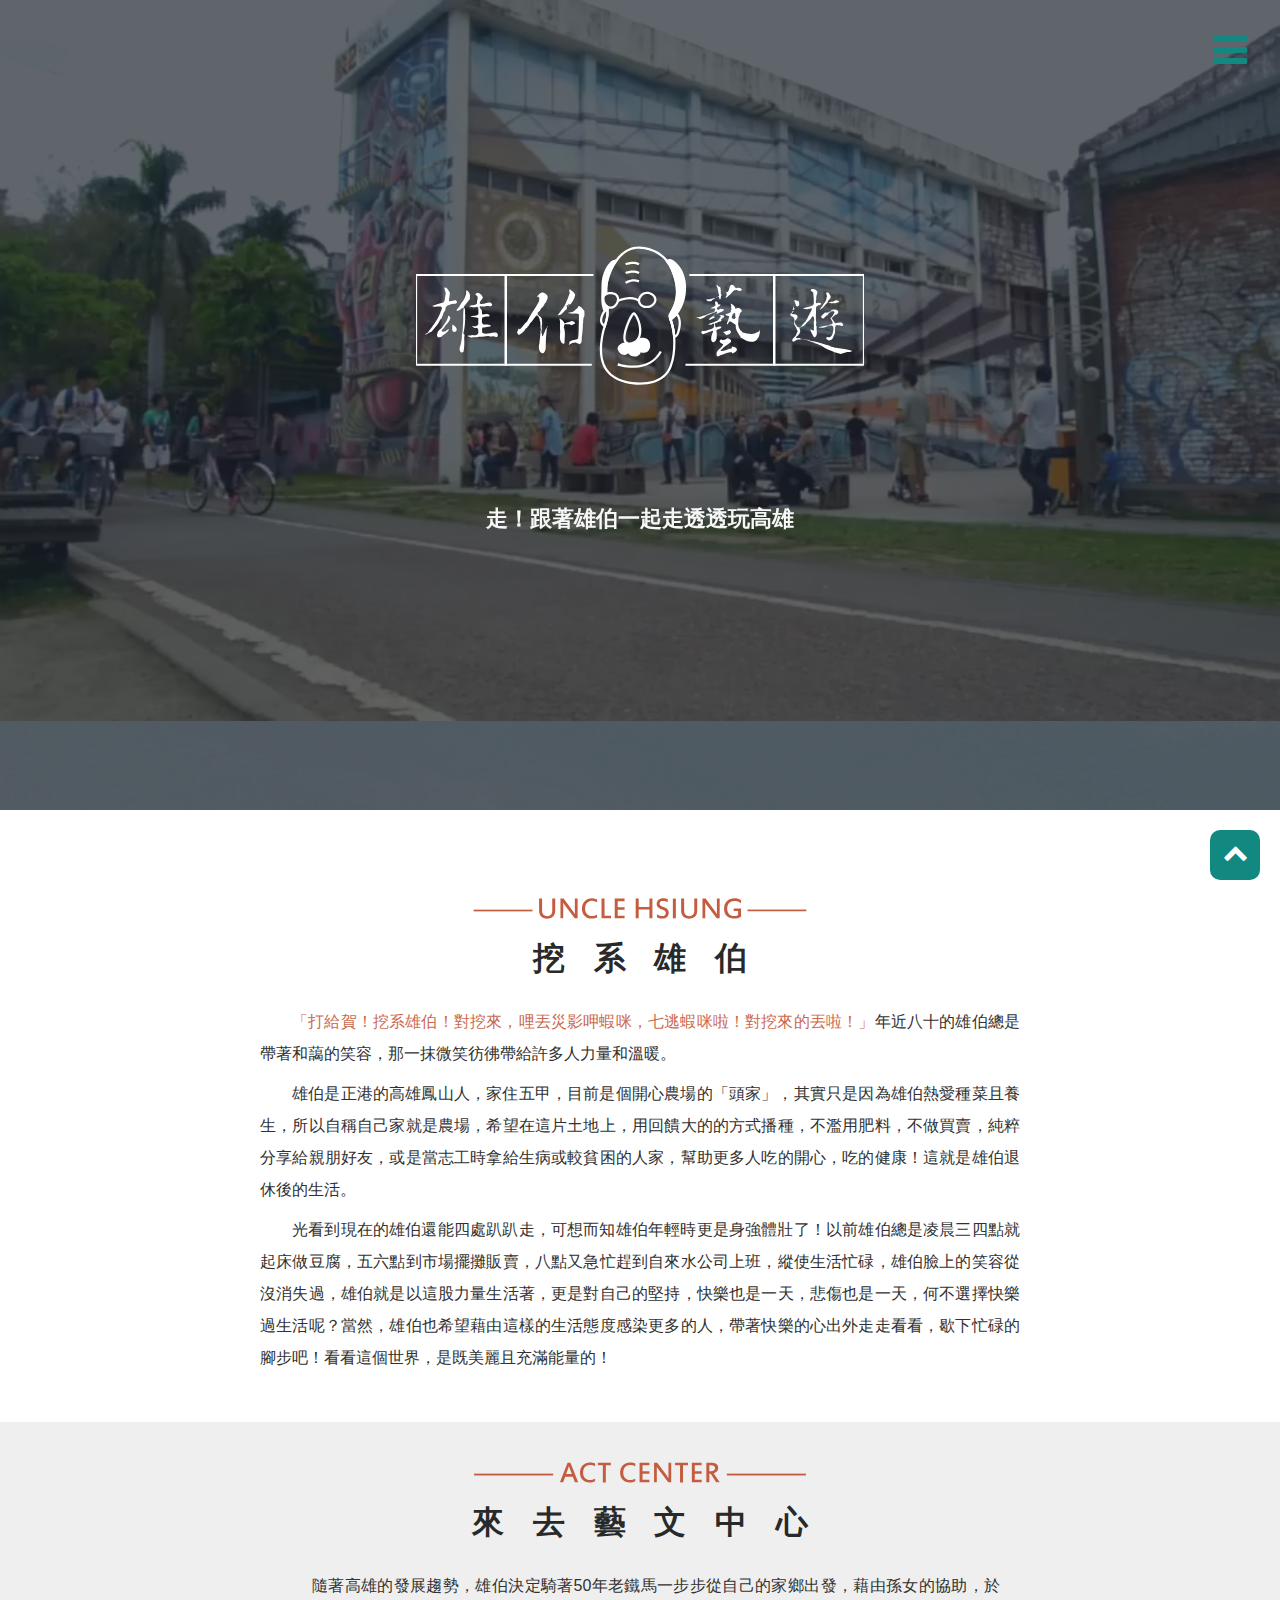
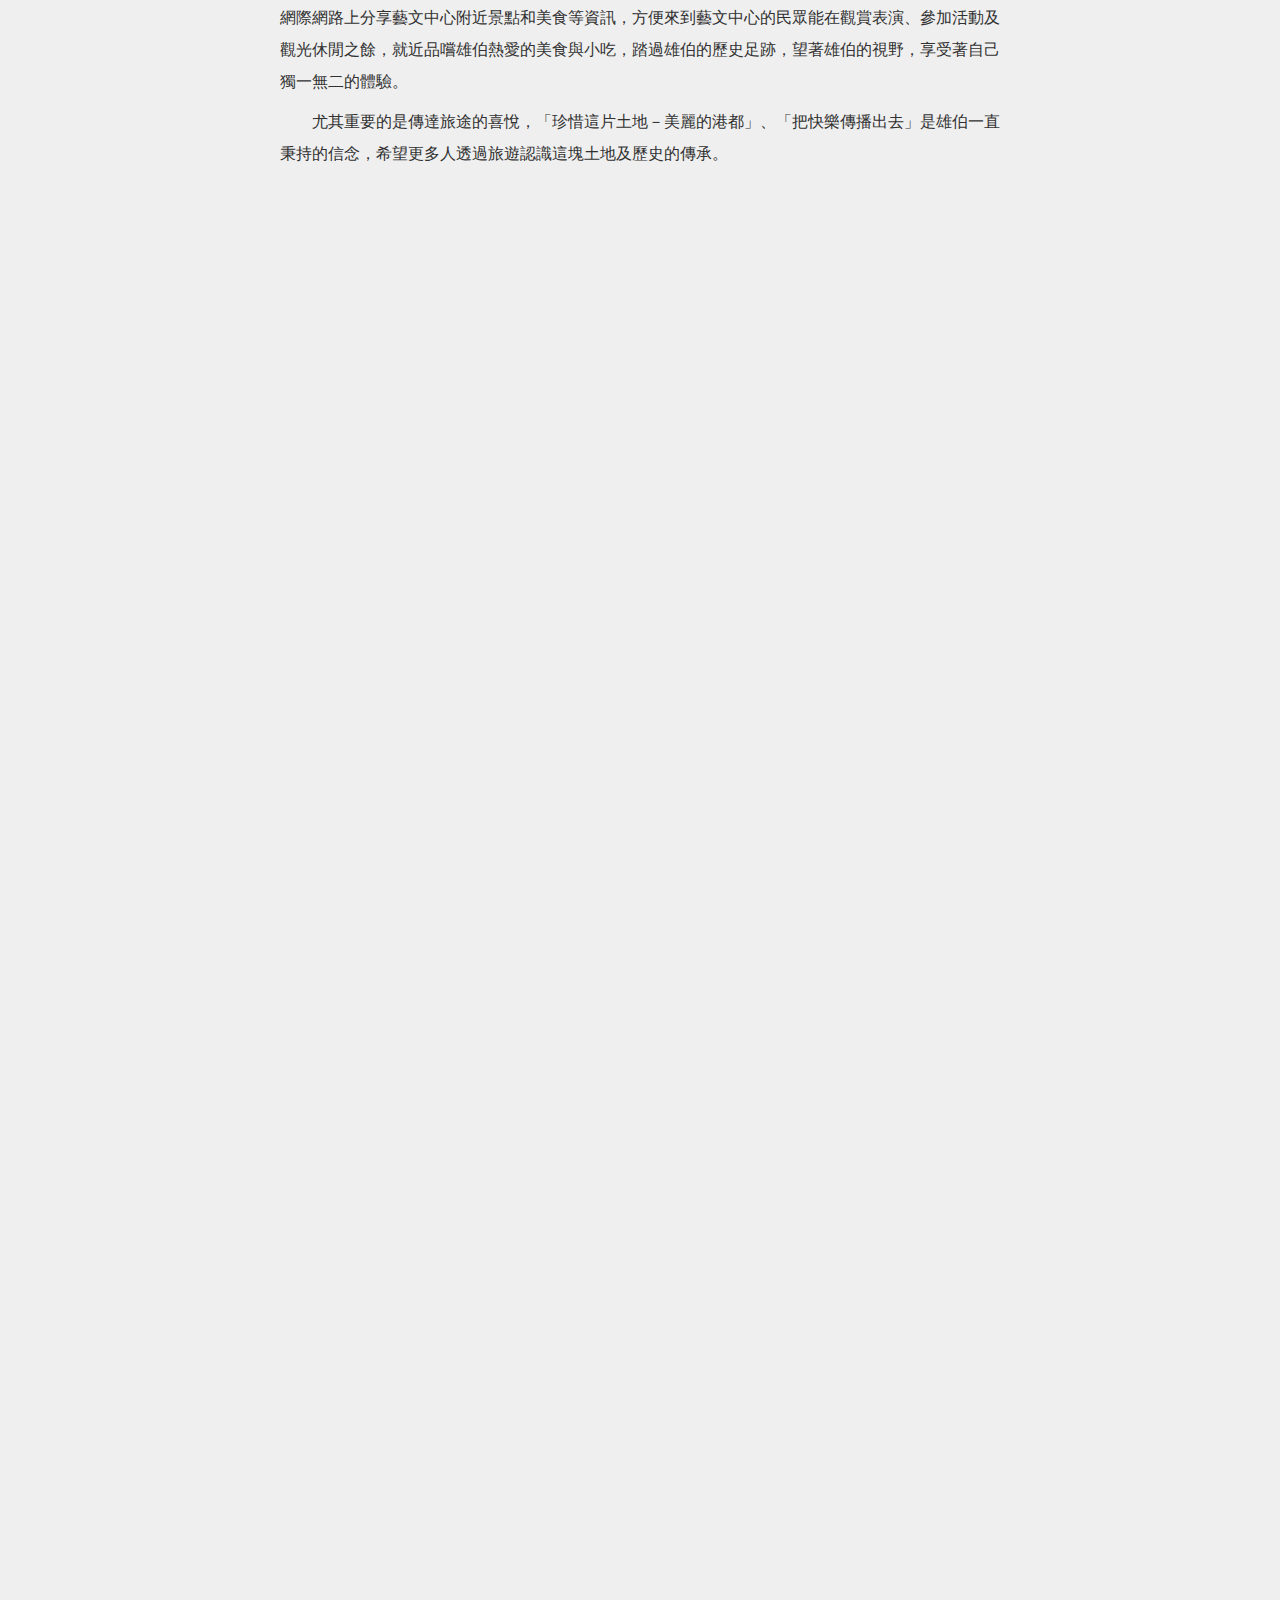
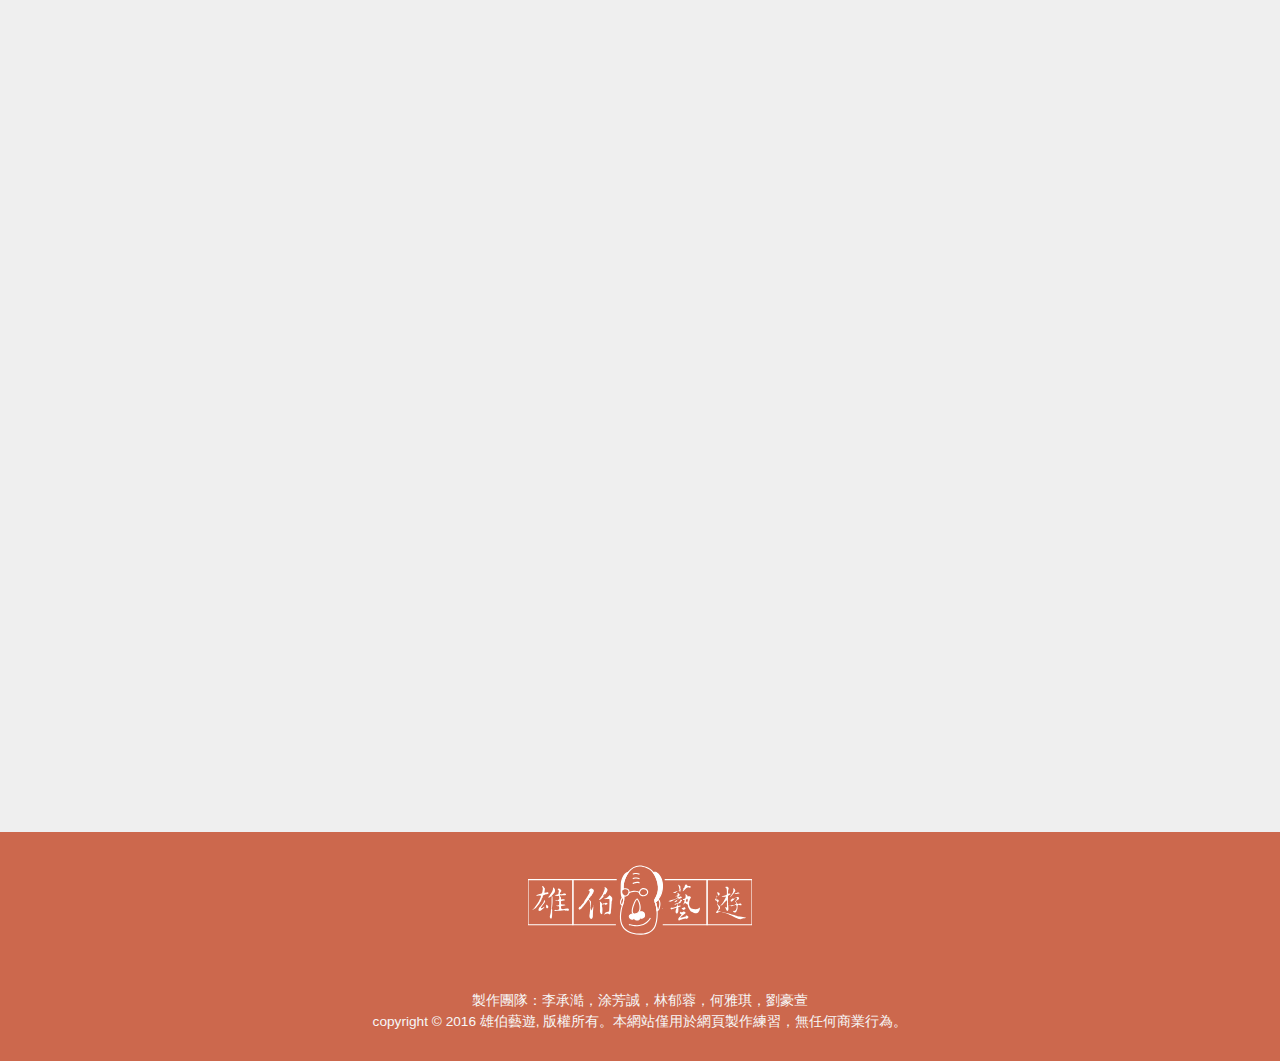
<file: index.html>
<!DOCTYPE html>
<html lang="">
    <head>
        <meta charset="UTF-8">
        <title>雄伯藝遊</title>
        <link rel="shortcut icon" href="images/pageicon.png" type="image/vnd.microsoft.icon">
        <!--給一般瀏覽器-->
        <link rel="shortcut icon" href="images/pageicon.png" type="image/x-icon"> <!--給IE瀏覽器-->
        <link rel="stylesheet" type="text/css" href="css/layout.min.css" media="screen">
        <link rel="stylesheet" type="text/css" href="css/hsiung.min.css" media="screen">
        <link rel="stylesheet" type="text/css" href="css/fontello/css/fontello.css" media="screen">
        <link rel="stylesheet" type="text/css" href="css/menu.min.css" media="screen">
        <meta http-equiv="cache-control" content="no-cache">  
        <meta name="viewport" content="width=device-width, user-scalable=no, initial-scale=1.0">
        <meta name="HandheldFriendly" content="true">
        <meta http-equiv="X-UA-Compatible" content="IE=Edge,chrome=1">
        <meta property="og:title" content="Uncle Hsiung">
        <meta property="og:description" content="<b>跟著雄伯一起走透透玩高雄</b>">
        <meta property="og:type" content="website">
        <meta property="og:url" content="http://www.yurong.clouds.twgogo.org/hsiung/"> 
        <meta property="og:image"  
              content="http://www.yurong.clouds.twgogo.org/hsiung/images/fb.jpg"> 
        <meta property="og:site_name" content="雄伯藝遊">
        <meta property="og:locale" content="zh_TW">
        <meta property="og:locale:alternate" content="en_US">
        <script src="js/loopingVid.js"></script>
    </head>
    <body>

        <div id="page" class="pos-r bgColor">

            <div class="menu">
                <ul class="tw">
                    <li><a href="#about"><span class="icon-male"></span>挖系雄伯</a></li>
                    <li><a href="#art_center"><span class="icon-home"></span>來去藝文中心<span class="icon-down-open" style="color:#128980;"></span></a>
                        <ul class="menu2">
                            <li><a href="art_item_1.html"><span class="icon-location"></span>大東藝術中心</a></li>
                            <li><a href="art_item_2.html"><span class="icon-location"></span>高雄文化中心</a></li>
                            <li><a href="art_item_3.html"><span class="icon-location"></span>高雄美術館</a></li>
                            <li><a href="art_item_4.html"><span class="icon-location"></span>駁二藝術特區</a></li>
                            <li><a href="art_item_5.html"><span class="icon-location"></span>高雄圖書總館</a></li>
                        </ul>
                    </li>
                    <li><a href="contact.html"><span class="icon-comment"></span>聯絡雄伯</a></li>
                </ul>
            </div><!--menu-->

            <a href="#page" class="menu-opener" data-scroll></a>
            <header class="w-100 pos-r">
                <div class="photo" style="background-image:url('images/top1.jpeg')">
                    <div class="vid-outer">
                        <video id="video" class="iframe" mute autobuffer post="images/top1.jpeg"></video>
                    </div>
                </div>
                <div class="mask" style=""></div>
                <div class="pd-box ta-c pos-r">
                    <div class="container ta-c cf pos-r">
                        <div class="logo-wrap"></div>
                        <h5 class="tw text-white">走！跟著雄伯一起走透透玩高雄</h5>
                    </div>
                </div>

            </header>

            <div class="w-100">
                <article class="w-100 pt5">

                    <section id="about" class="container cf ta-c pos-r">
                        <div class="line"></div>
                        <h2 class="tw text-black ta-c">挖 系 雄 伯</h2>
                        <div class="article-content cf pt2 pb3">
                            <p class="tw ">
                                <span style="color:#CC684D;">「打給賀！挖系雄伯！對挖來，哩丟災影呷蝦咪，七逃蝦咪啦！對挖來的丟啦！」</span>年近八十的雄伯總是帶著和藹的笑容，那一抹微笑彷彿帶給許多人力量和溫暖。</p>

                            <p class="tw pt05">
                                雄伯是正港的高雄鳳山人，家住五甲，目前是個開心農場的「頭家」，其實只是因為雄伯熱愛種菜且養生，所以自稱自己家就是農場，希望在這片土地上，用回饋大的的方式播種，不濫用肥料，不做買賣，純粹分享給親朋好友，或是當志工時拿給生病或較貧困的人家，幫助更多人吃的開心，吃的健康！這就是雄伯退休後的生活。
                            </p>
                            <p class="tw pt05">   
                                光看到現在的雄伯還能四處趴趴走，可想而知雄伯年輕時更是身強體壯了！以前雄伯總是凌晨三四點就起床做豆腐，五六點到市場擺攤販賣，八點又急忙趕到自來水公司上班，縱使生活忙碌，雄伯臉上的笑容從沒消失過，雄伯就是以這股力量生活著，更是對自己的堅持，快樂也是一天，悲傷也是一天，何不選擇快樂過生活呢？當然，雄伯也希望藉由這樣的生活態度感染更多的人，帶著快樂的心出外走走看看，歇下忙碌的腳步吧！看看這個世界，是既美麗且充滿能量的！
                            </p>
                        </div>
                    </section>

                    <div class="w-100 bgc-gray">
                        <section id="art_center" class="container cf ta-c pos-r pt2">
                            <div class="line2"></div>
                            <h2 class="tw text-black ta-c pb1">來 去 藝 文 中 心</h2>

                            <div class="w-100 article-content2 cf pb05">
                                <div class="article-content cf pb3">
                                    <p class="tw">
                                        隨著高雄的發展趨勢，雄伯決定騎著50年老鐵馬一步步從自己的家鄉出發，藉由孫女的協助，於網際網路上分享藝文中心附近景點和美食等資訊，方便來到藝文中心的民眾能在觀賞表演、參加活動及觀光休閒之餘，就近品嚐雄伯熱愛的美食與小吃，踏過雄伯的歷史足跡，望著雄伯的視野，享受著自己獨一無二的體驗。

                                    <p class="tw pt05">
                                        尤其重要的是傳達旅途的喜悅，「珍惜這片土地－美麗的港都」、「把快樂傳播出去」是雄伯一直秉持的信念，希望更多人透過旅遊認識這塊土地及歷史的傳承。	
                                    </p>
                                </div>
                                <div class="w-60 smoove" data-move-x="50%">
                                    <picture>
                                        <source srcset="images/photo1-1.jpeg" media="(min-width: 801px)">
                                        <source srcset="images/photo1-2.jpeg" media="(min-width: 641px)">
                                        <source srcset="images/photo1-3.jpeg" media="(min-width: 300px)">
                                        <img class="img-100" srcset="images/photo1-1.jpg"
                                             alt="section pic">
                                    </picture>
                                </div><!--w-60-->
                                <div class="w-40 smoove" data-move-x="200%">
                                    <div class="section-item">
                                        <div class="section-content-wrap">
                                            <h5 class="tw" style="text-align: left;">第一站 從雄伯的家鄉出發！</h5>
                                            <h3 class="tw">大東文化藝術中心</h3>
                                            <p class="tw">
                                                走過歷史的時光隧道，結合過去、現在、未來的藝術殿堂就在2012年開館啦！來～跟著雄伯拋下忙碌的生活，欣賞東方禪學之美，吹著徐徐微風，徜徉在「大藝術家」的懷抱中， 跟隨在地人的腳步，步步走進古早味美食的誘惑裡...  
                                            </p>
                                            <div class="readmore tw">
                                                <a href="art_item_1.html"><span class="icon-bicycle" style="font-size:2.5em;"></span>&nbsp;&nbsp;逗陣來去!</a>
                                            </div>
                                        </div><!--section-content-wrap-->
                                    </div><!--section-item-->
                                </div><!--w-40-->
                            </div><!--article-content2-->

                            <div class="w-100 article-content2 cf pb05">
                                <div class="fx-container">
                                    <div class="w-60 fx-order-2 smoove" data-move-x="-50%">
                                        <picture>
                                            <source srcset="images/photo2-1.jpg" media="(min-width: 801px)">
                                            <source srcset="images/photo2-2.jpg" media="(min-width: 641px)">
                                            <source srcset="images/photo2-3.jpg" media="(min-width: 300px)">
                                            <img class="img-100" srcset="images/photo1-1.jpg"
                                                 alt="section pic">
                                        </picture>
                                    </div><!--w-60-->
                                    <div class="w-40 fx-order-1 smoove" data-move-x="-200%">
                                        <div class="section-item">
                                            <div class="section-content-wrap">
                                                <h5 class="tw">第二站 和白鴿一起飛吧！</h5>
                                                <h3 class="tw">高雄市立文化中心</h3>
                                                <p class="tw">
                                                    印入眼簾的風之舞廣場，佇立兩旁隨著路人起舞變化的「風之舞燈塔」及浪漫「詩的迷宮」，從裡到外成了高雄港引人注目的文化聖地。尤其，在這裡可以讓竹編法形成的350白鴿大軍候車亭陪伴你的等待時光。 
                                                </p>
                                                <div class="readmore tw">
                                                    <a href="art_item_2.html"><span class="icon-bicycle" style="font-size:2.5em;"></span>&nbsp;&nbsp;逗陣來去!</a>
                                                </div>
                                            </div><!--section-content-wrap-->
                                        </div><!--section-item-->
                                    </div><!--w-40-->
                                </div><!--fx-container-->
                            </div><!--article-content2-->

                            <div class="w-100 article-content2 cf pb05">
                                <div class="fx-container">
                                    <div class="w-60 fx-order-1 smoove" data-move-x="50%">
                                        <picture>
                                            <source srcset="images/photo3-1.jpeg" media="(min-width: 801px)">
                                            <source srcset="images/photo3-2.jpeg" media="(min-width: 641px)">
                                            <source srcset="images/photo3-3.jpeg" media="(min-width: 300px)">
                                            <img class="img-100" srcset="images/photo1-1.jpg"
                                                 alt="section pic">
                                        </picture>
                                    </div><!--w-60-->
                                    <div class="w-40 fx-order-2 smoove" data-move-x="200%">
                                        <div class="section-item">
                                            <div class="section-content-wrap">
                                                <h5 class="tw">第三站 高雄市民的藝術殿堂</h5>
                                                <h3 class="tw">高雄市立美術館</h3>
                                                <p class="tw">
                                                    這座美術館，規劃多元化的藝術滿足南台灣民眾對藝術的需求，定期展出國際名家作品，吸引數十萬人前往欣賞藝術饗宴。戶外雕塑公園矗立著不同風格的雕塑品，一年四季皆可觀賞豐富的植物生態，打照兼具藝術、文化、休閒、生態的生活園區，值得你來一探究竟！
                                                </p>
                                                <div class="readmore tw">
                                                    <a href="art_item_3.html"><span class="icon-bicycle" style="font-size:2.5em;"></span>&nbsp;&nbsp;逗陣來去!</a>
                                                </div>
                                            </div><!--section-content-wrap-->
                                        </div><!--section-item-->
                                    </div><!--w-40-->
                                </div><!--fx-container-->
                            </div><!--article-content2-->

                            <div class="w-100 article-content2 cf pb05">
                                <div class="fx-container">
                                    <div class="w-60 fx-order-2 smoove" data-move-x="-50%">
                                        <picture>
                                            <source srcset="images/photo4-1.jpeg" media="(min-width: 801px)">
                                            <source srcset="images/photo4-2.jpeg" media="(min-width: 641px)">
                                            <source srcset="images/photo4-3.jpeg" media="(min-width: 300px)">
                                            <img class="img-100" srcset="images/photo1-1.jpg"
                                                 alt="section pic">
                                        </picture>
                                    </div><!--w-60-->
                                    <div class="w-40 fx-order-1 smoove" data-move-x="-200%">
                                        <div class="section-item">
                                            <div class="section-content-wrap">
                                                <h5 class="tw">第四站 創意活力熱血都在這！</h5>
                                                <h3 class="tw">駁二藝術特區</h3>
                                                <p class="tw">
                                                    在駁二這個地方，衝突是一股美好的力量，被歷史塵封的陳舊倉庫，時光凝結了種種發展跡象，藝術文化的呼聲被解放，不斷注入創意靈感而重獲新生，日漸茁壯，在舊與新的衝突中，衝撞出的是勃發的生命力。


                                                </p>
                                                <div class="readmore tw">
                                                    <a href="art_item_4.html"><span class="icon-bicycle" style="font-size:2.5em;"></span>&nbsp;&nbsp;逗陣來去!</a>
                                                </div>
                                            </div><!--section-content-wrap-->
                                        </div><!--section-item-->
                                    </div><!--w-40-->
                                </div><!--fx-container-->
                            </div><!--article-content2-->

                            <div class="w-100 article-content2 cf pb05">
                                <div class="fx-container">
                                    <div class="w-60 fx-order-1 smoove" data-move-x="50%">
                                        <picture>
                                            <source srcset="images/photo5-1.jpeg" media="(min-width: 801px)">
                                            <source srcset="images/photo5-2.jpeg" media="(min-width: 641px)">
                                            <source srcset="images/photo5-3.jpeg" media="(min-width: 300px)">
                                            <img class="img-100" srcset="images/photo1-1.jpg"
                                                 alt="section pic">
                                        </picture>
                                    </div><!--w-60-->
                                    <div class="w-40 fx-order-2 smoove" data-move-x="200%">
                                        <div class="section-item">
                                            <div class="section-content-wrap">
                                                <h5 class="tw">終點站 走進如百貨公司的圖書館!</h5>
                                                <h3 class="tw">高雄市立圖書總館</h3>
                                                <p class="tw">
                                                    新圖書總館設計概念來自於大樹，最吸睛的莫過於玻璃帷幕外觀了，綠能環保概念融入每個樓層，天井中設計懸吊的空中森林，閱覽空間包覆在樹海的視野，成為名符其實館中有樹，樹中有館的綠建築，更是全世界穿透性最高的圖書館。

                                                </p>
                                                <div class="readmore tw">
                                                    <a href="art_item_5.html"><span class="icon-bicycle" style="font-size:2.5em;"></span>&nbsp;&nbsp;逗陣來去!</a>
                                                </div>
                                            </div><!--section-content-wrap-->
                                        </div><!--section-item-->
                                    </div><!--w-40-->
                                </div><!--fx-container-->
                            </div><!--article-content2-->

                        </section>
                    </div>

                </article>
            </div><!--W-100-->




            <footer class="w-100">
                <div class="container">
                    <div class="ta-c">
                        <div class="footer-logo ta-c"></div>
                        <div class="block pb2">
                           
                            <p class="tw text-white">製作團隊：李承澔，涂芳誠，林郁蓉，何雅琪，劉豪萱</p>
                            <p class="tw text-white">copyright © 2016 雄伯藝遊, 版權所有。本網站僅用於網頁製作練習，無任何商業行為。</p>
                        </div>
                    </div>
                </div>
            </footer>
            <a class="icon-up-open ta-c" id="gotop" href="#" data-scroll></a>

        </div><!--page-->

        <script src="js/jquery-1.11.3.min.js"></script>
        <script src="js/smooth-scroll.min.js"></script>
        <script src="js/sdMenu.js"></script>
        <script src="js/jquery.smoove.js"></script>
        <script>
            $(document).ready(function() {
                $('.smoove').smoove({
                    offset: '15%',/*畫面拉到什麼程度會飛進來*/
                    perspective: 800,
                });//smoove
            });
        </script>
    </body>
</html>
</file>
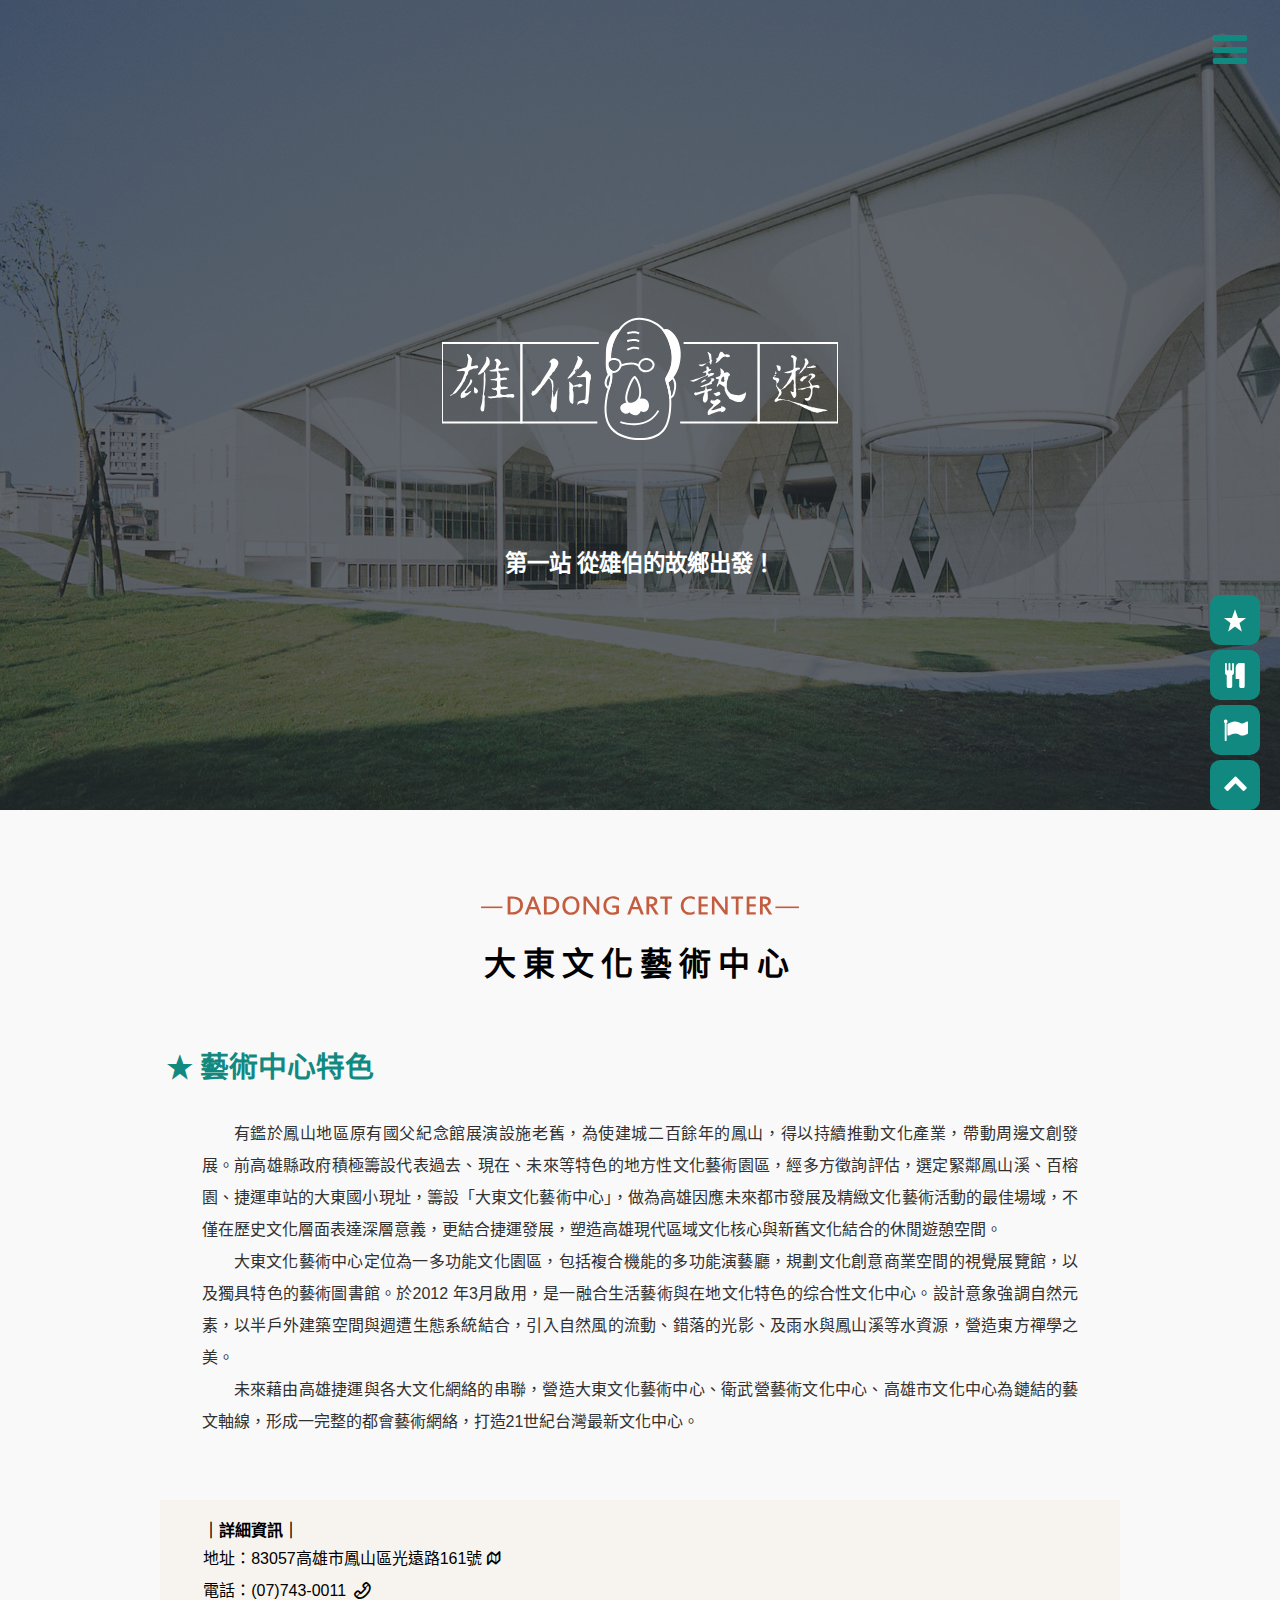
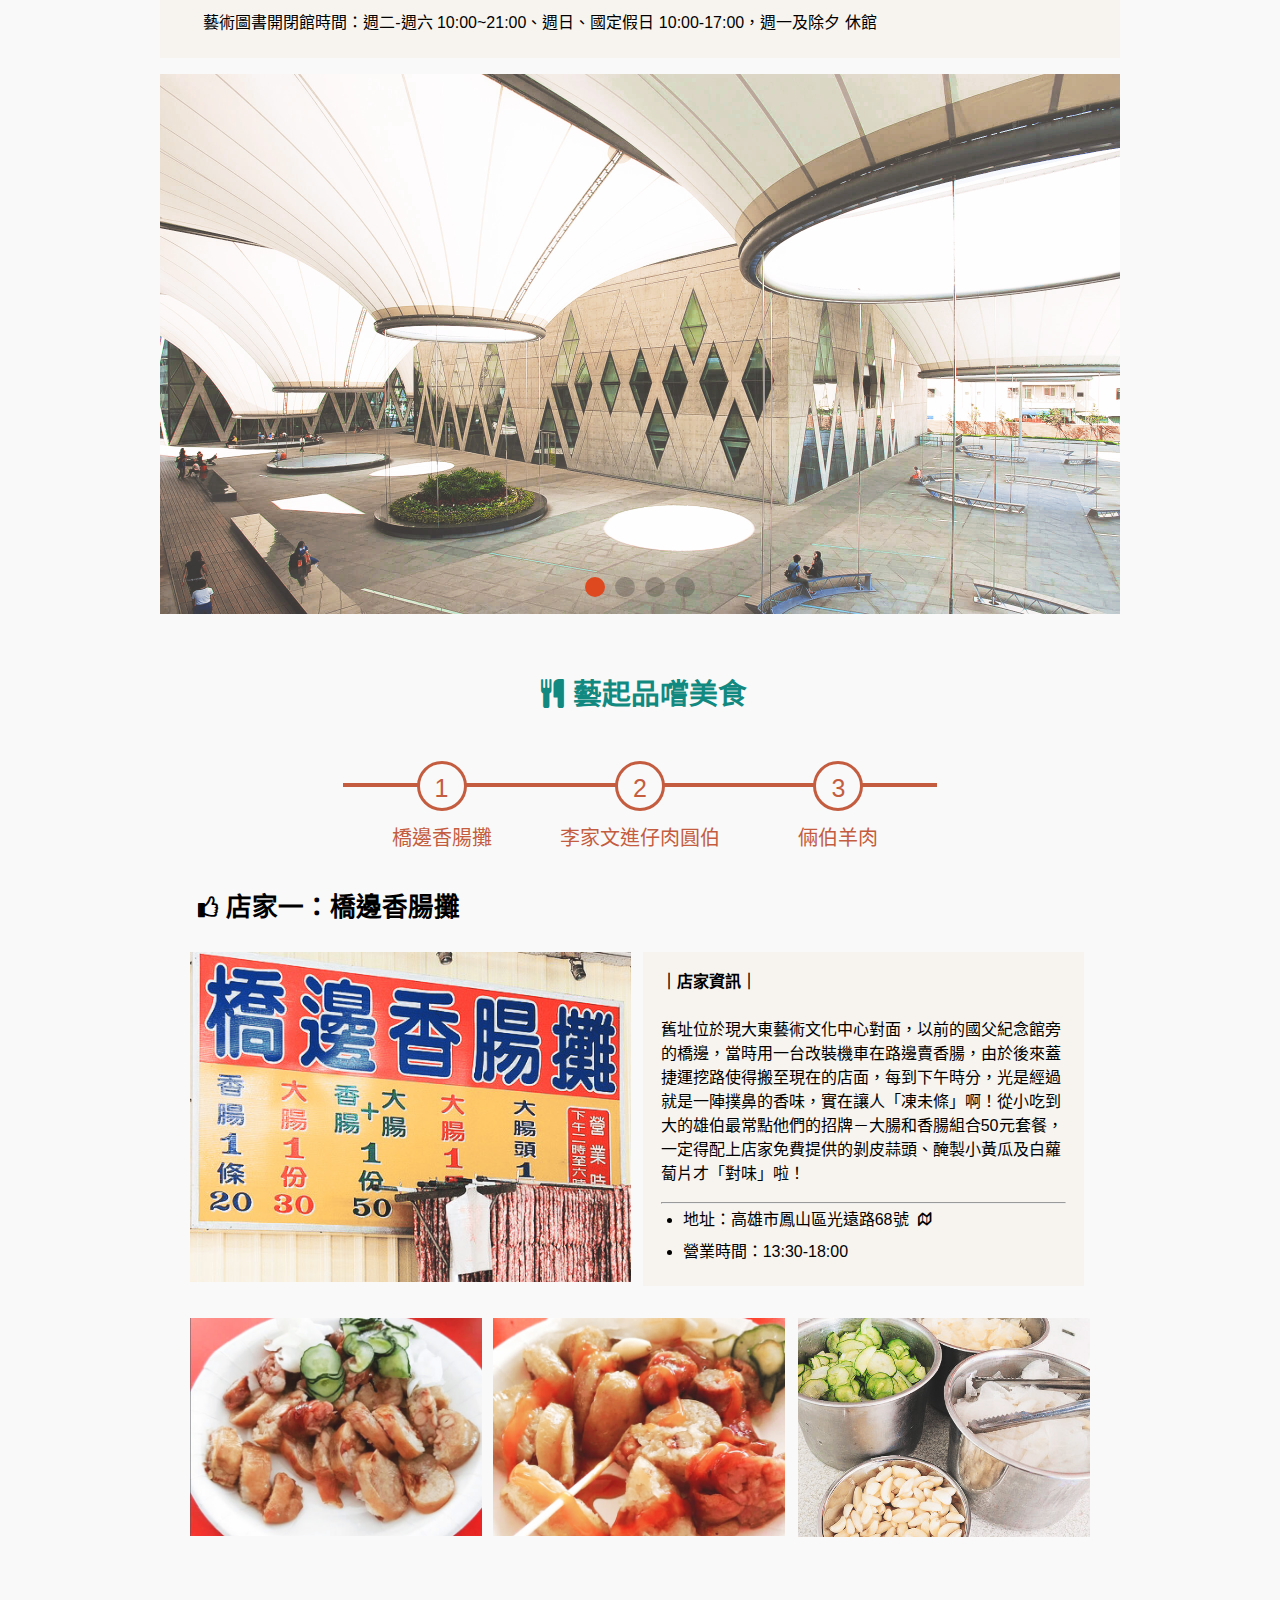
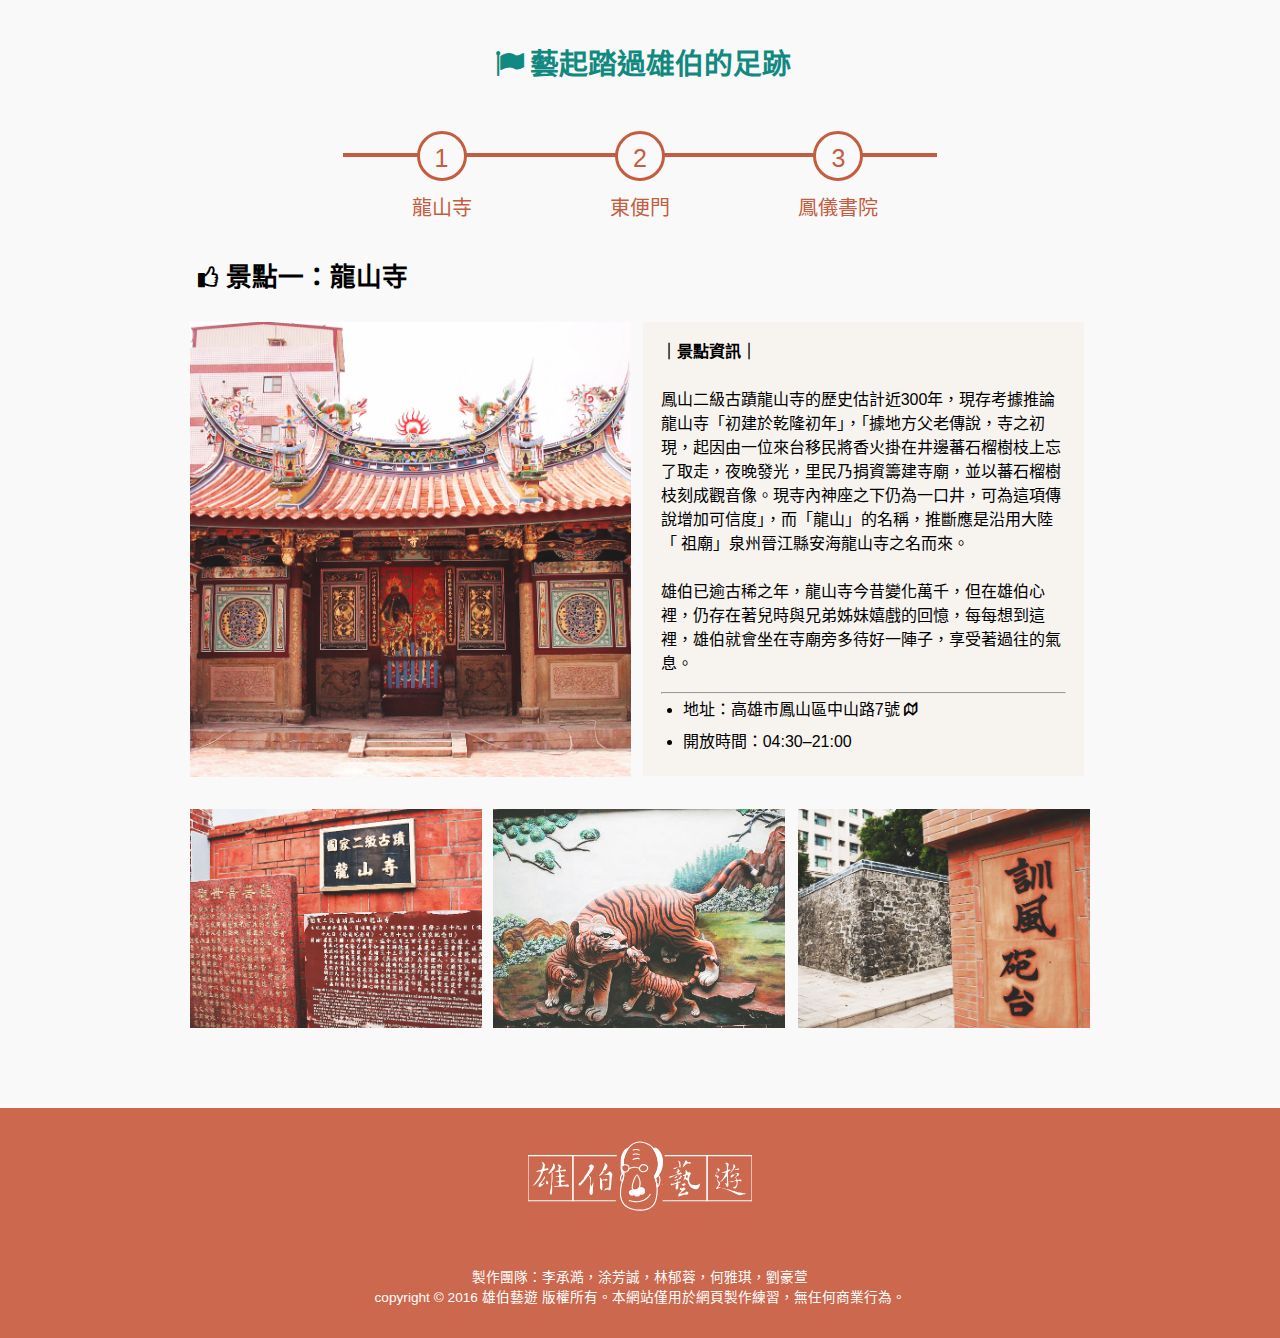
<file: art_item_1.html>
<!DOCTYPE html>
<html xmlns="http://www.w3.org/1999/xhtml" prefix="fb: http://www.facebook.com/2008/fbml" xml:lang="zh-TW" lang="zh-TW">
    <head>
        <meta charset="UTF-8">
        <title>來去｜大東文化藝術中心</title>
       
        <link rel="shortcut icon" href="images/pageicon30.png" type="image/vnd.microsoft.icon">
        <link rel="shortcut icon" href="images/pageicon30.png" type="image/x-icon">
        <link rel="stylesheet" type="text/css" href="css/fontello2/css/fontello.css" media="screen">
        <link rel="stylesheet" type="text/css" href="css/layout.min.css" media="screen">
        <link rel="stylesheet" type="text/css" href="css/hsiung2.min.css" media="screen">
        <link rel="stylesheet" type="text/css" href="css/style.min.css" media="screen">
        <link rel="stylesheet" type="text/css" href="css/art_item_1.min.css" media="screen">
        <link rel="stylesheet" type="text/css" href="css/ui.min.css" media="screen">
        <link rel="stylesheet" type="text/css" href="css/menu.min.css" media="screen">
        <link rel="stylesheet" href="js/swiper/css/swiper.min.css" type="text/css" media="screen">
        <link rel="stylesheet" type="text/css" href="css/Photo_Carousel_1.min.css" media="screen">
        <meta http-equiv="cache-control" content="no-cache">
        <meta name="viewport" content="width=device-width, user-scalable=no, initial-scale=1.0">
        <meta name="HandheldFriendly" content="true">
        <meta http-equiv="X-UA-Compatible" content="IE=Edge,chrome=1">
        <meta property="og:title" content="雄伯藝遊">
        <meta property="og:description" content="跟著雄伯一起走透透玩高雄">
        <meta property="og:type" content="website">
        <meta property="og:url" content="http://www.yurong.clouds.twgogo.org/hsiung/">
        <meta property="og:image" content="http://www.yurong.clouds.twgogo.org/hsiung/images/fb.jpg">
        <meta property="og:site_name" content="雄伯藝遊">
        <meta property="og:locale" content="zh_TW">
        <meta property="og:locale:alternate" content="en_US">
        <script>document.createElement('picture');</script>


    </head>
    <body>
        <div id="page" class="pos-r bgColor">
            <div id="wrapper" class="pos-r">
                <div class="menu">
                    <ul class="tw">
                        <li><a href="index.html#about"><span class="icon-male"></span>挖系雄伯</a></li>
                        <li><a href="index.html#art_center"><span class="icon-home"></span>來去藝文中心<span class="icon-down-open" style="color:#128980;"></span></a>
                            <ul class="menu2">
                                <li><a href="javascript:void(0)#contact" data-scroll><span class="icon-location"></span>大東藝術中心</a></li>
                                <li><a href="art_item_2.html"><span class="icon-location"></span>高雄文化中心</a></li>
                                <li><a href="art_item_3.html"><span class="icon-location"></span>高雄美術館</a></li>
                                <li><a href="art_item_4.html"><span class="icon-location"></span>駁二藝術特區</a></li>
                                <li><a href="art_item_5.html"><span class="icon-location"></span>高雄圖書總館</a></li>
                            </ul>
                        </li>
                        <li><a href="contact.html"><span class="icon-comment"></span>聯絡雄伯</a></li>
                    </ul>
                </div><!--menu-->
                <a href="#page" class="menu-opener" data-scroll></a>

                <header class="w-100 pos-r">
                    <div class="header-picture" style="background-image:url('images/art_item1/top2.jpeg')">
                        <div class="mask" style=""></div>
                        <div class="pd-box ta-c pos-r">
                            <div class="container ta-c cf pos-r">
                                <div class="logo-wrap ta-c"></div>
                                <h5 class="tw text-white">第一站 從雄伯的故鄉出發！</h5>
                            </div>
                        </div>                
                    </div><!--header-picture-->
                </header>

                <div class="w-100">
                    <article id="art" class="container cf ta-c pos-r"><!--article1-->
                        <div class="line3"></div>
                        <h2 class="tw text-black ta-c">大東文化藝術中心</h2>

                        <section class="gw-12 omega"><!--table1-->   
                            <div class="article-content-2 cf">
                                <h3 class="icon-star fontColor3 tw pt2 pb-1">藝術中心特色</h3>
                                <div class="article-content-3 cf">
                                    <p class="tw">
                                        有鑑於鳳山地區原有國父紀念館展演設施老舊，為使建城二百餘年的鳳山，得以持續推動文化產業，帶動周邊文創發展。前高雄縣政府積極籌設代表過去、現在、未來等特色的地方性文化藝術園區，經多方徵詢評估，選定緊鄰鳳山溪、百榕園、捷運車站的大東國小現址，籌設「大東文化藝術中心」，做為高雄因應未來都市發展及精緻文化藝術活動的最佳場域，不僅在歷史文化層面表達深層意義，更結合捷運發展，塑造高雄現代區域文化核心與新舊文化結合的休閒遊憩空間。
                                    </p>
                                    <p class="tw">
                                        大東文化藝術中心定位為一多功能文化園區，包括複合機能的多功能演藝廳，規劃文化創意商業空間的視覺展覽館，以及獨具特色的藝術圖書館。於2012 年3月啟用，是一融合生活藝術與在地文化特色的综合性文化中心。設計意象強調自然元素，以半戶外建築空間與週遭生態系統結合，引入自然風的流動、錯落的光影、及雨水與鳳山溪等水資源，營造東方禪學之美。
                                    </p>
                                    <p class="tw">
                                        未來藉由高雄捷運與各大文化網絡的串聯，營造大東文化藝術中心、衛武營藝術文化中心、高雄市文化中心為鏈結的藝文軸線，形成一完整的都會藝術網絡，打造21世紀台灣最新文化中心。
                                    </p>
                                </div>
                            </div>
                        </section>
                    </article>
                    <div class="article-content-2 cf pt2">
                        <div class="gw-12 omega bgColor2 ta-l padding-inside tw">
                            <div class="article-content-4 cf">

                                <b>｜詳細資訊｜</b>
                                <ul>
                                    <li class="">地址：83057高雄市鳳山區光遠路161號<a class="icon-map" href="https://goo.gl/maps/rn7aiYCZWXN2" target="_blank"></a>
                                    </li>

                                    <li class="">電話：(07)743-0011
                                        <a class="icon-phone-outline" onclick="location.href='tel:077430011'"></a>
                                    </li>
                                    <li class="">藝術圖書開閉館時間：週二-週六 10:00~21:00、週日、國定假日 10:00-17:00，週一及除夕 休館
                                    </li>
                                </ul>
                            </div>
                        </div>

                        <!--photosliders-->
                        <div class="article-content-2">
                            <div class="gw-12 omega  pt-1">
                                <div class="swiper-container">
                                    <div class="swiper-wrapper">
                                        <div class="swiper-slide pos-r mh-60" data-slide="1">
                                            <!--                                            <div class="ui-mask"></div>-->

                                        </div><!--swiper-slide-->
                                        <!--------------------------------------------------------->                              
                                        <div class="swiper-slide pos-r mh-60" data-slide="2">
                                            <div class="ui-mask"></div>
                                        </div>
                                        <!---------------------------------------------------------> 
                                        <div class="swiper-slide pos-r mh-60" data-slide="3">
                                            <div class="ui-mask"></div>

                                        </div>
                                        <!--------------------------------------------------------->
                                        <div class="swiper-slide pos-r mh-60" data-slide="4">
                                            <div class="ui-mask"></div>
                                        </div>
                                        <!--------------------------------------->
                                    </div><!--swiper-wrapper-->
                                    <div class="swiper-pagination"></div><!--swiper-pagination-->
                                </div><!--sw-container-->
                            </div>
                        </div>



                        <div class="content2">
                            <article id="food" class="gw-12 omega tw"><!--article2-->
                                <h3 class="icon-food fontColor3 ta-c pd-1">藝起品嚐美食</h3>
                                <div class="button">
                                    <div class="icon-food gw-12 omega mobi fontColor2 button1">店家一：橋邊香腸攤</div>
                                    <div class="icon-food gw-12 omega mobi fontColor2 button2">店家二：李家文進仔肉圓伯</div>
                                    <div class="icon-food gw-12 omega mobi fontColor2 button3">店家三：倆伯羊肉</div>
                                </div>

                                <div id="threeCirlcle" class="ta-c" style="position:relative;"><!--三個圈圈-->
                                    <div class="item_line"></div>
                                    <a href="javascript:void(0)" class="button1">1
                                        <div class="item_word fontColor2">橋邊香腸攤</div>
                                    </a>
                                    <a href="javascript:void(0)" class="button2">2
                                        <div class="item_word fontColor2">李家文進仔肉圓伯</div>
                                    </a>
                                    <a href="javascript:void(0)" class="button3">3
                                        <div class="item_word fontColor2">倆伯羊肉</div>
                                    </a>
                                </div>


                                <section class="gw-12 omega control1 presrt"><!--table2_1-->
                                    <h4 class="pd-1 buttomtop icon-thumbs-up-1 tw">店家一：橋邊香腸攤</h4>
                                    <div class="gw-12 omega">   
                                        <div class="gw-6 bgc-brown-20" style="">
                                            <img src="images/art_item1/a1.jpeg" class="img-100" alt="">
                                        </div>
                                        <div class="gw-6 omega bgColor2 padding-inside tw">
                                            <div class="pb-1 tw">
                                                <b>｜店家資訊｜</b><br><br>
                                                舊址位於現大東藝術文化中心對面，以前的國父紀念館旁的橋邊，當時用一台改裝機車在路邊賣香腸，由於後來蓋捷運挖路使得搬至現在的店面，每到下午時分，光是經過就是一陣撲鼻的香味，實在讓人「凍未條」啊！從小吃到大的雄伯最常點他們的招牌－大腸和香腸組合50元套餐，一定得配上店家免費提供的剝皮蒜頭、醃製小黃瓜及白蘿蔔片才「對味」啦！
                                            </div>
                                            <hr>
                                            <ul>
                                                <li class="">
                                                    地址：高雄市鳳山區光遠路68號  
                                                    <a class="icon-map" href="https://goo.gl/maps/xpRqnjH9ZRQ2" target="_blank"></a>
                                                </li>

                                                <li class="">營業時間：13:30-18:00</li>
                                            </ul>
                                        </div>
                                    </div>
                                    <div class="gw-12 omega" style="margin-top:1em;">
                                        <div class="gw-4 bgc-brown-50" style="margin-top:1em;">
                                            <img src="images/art_item1/f1-1.jpeg" class="img-100" alt="">
                                        </div>
                                        <div class="gw-4 bgc-brown-50" style="margin-top:1em;">
                                            <img src="images/art_item1/f1-2.jpeg" class="img-100" alt="">
                                        </div>
                                        <div class="gw-4 omega bgc-brown-50" style="margin-top:1em;">
                                            <img src="images/art_item1/f1-3.jpeg" class="img-100" alt="">
                                        </div>
                                    </div>
                                </section><!--table2_1 end-->

                                <section class="gw-12 omega control2"><!--table2_2-->
                                    <h4 class="buttomtop pb-1 icon-thumbs-up-1">店家二：李家文進仔肉圓伯</h4>
                                    <div class="gw-12 omega">
                                        <div class="gw-6 bgc-brown-20" style="">
                                            <img src="images/art_item1/f2.jpeg" class="img-100" alt="">
                                        </div>
                                        <div class="gw-6 omega bgColor2 padding-inside tw">
                                            <div class="pb-1 tw">
                                                <b>｜店家資訊｜</b><br><br>
                                                鳳山一小口5元清蒸肉圓有別於彰化炸肉圓，不僅外觀輕巧可愛還有雙重吃法哦！雄伯夏天的時候喜歡將肉圓淋上些許辣味的沾醬，冬天的時候就循著在在地人的腳步－加上店家熬煮的大骨湯和芹菜，灑上一些胡椒，第一步先品嚐Q彈的外皮，接著再將內餡搭配湯食用，送進嘴裡著實感受到滿滿的幸福。另外，在南部許多人都會將正餐當早餐吃，這家肉圓從早上就開業囉～大家可以來朝聖一下，不過可要做好排隊的心理準備哦！
                                            </div>
                                            <hr>
                                            <ul>
                                                <li class="">
                                                    地址：高雄市鳳山區瑞興路64號 <a class="icon-map" href="https://goo.gl/maps/SDRtuuwaBn42" target="_blank"></a>
                                                </li>
                                                <li class="">
                                                    電話：(07)746-6473 <a class="icon-phone-outline" onclick="location.href='tel:07-7466473'"></a>
                                                </li>
                                                <li class="">
                                                    營業時間：5:00-17:30<br>
                                                </li>
                                            </ul>
                                        </div> 
                                    </div>
                                    <div class="gw-12 omega" style="margin-top:1em;">
                                        <div class="gw-4 bgc-brown-50" style="margin-top:1em;">
                                            <img src="images/art_item1/f2-1.jpeg" class="img-100" alt="">
                                        </div>
                                        <div class="gw-4 bgc-brown-50" style="margin-top:1em;">
                                            <img src="images/art_item1/f2-2.jpeg" class="img-100" alt="">
                                        </div>
                                        <div class="gw-4 omega bgc-brown-50" style="margin-top:1em;">
                                            <img src="images/art_item1/f2-3.jpg" class="img-100" alt="">
                                        </div>
                                    </div>
                                </section><!--table2_2 end-->

                                <section class="gw-12 omega control3"><!--table2_3-->
                                    <h4 class="gw-12 omega buttomtop pb-1 icon-thumbs-up-1">店家三：倆伯羊肉</h4>
                                    <div class="gw-12 omega">
                                        <div class="gw-6 bgc-brown-20" style="">
                                            <img src="images/art_item1/f3.jpeg" class="img-100" alt="">
                                        </div>
                                        <div class="gw-6 omega bgColor2 padding-inside tw">
                                            <div class="pb-1 tw">
                                                <b>｜店家資訊｜</b><br><br>
                                                在高雄提到羊肉不外乎就是岡山羊肉，但若是有機會真的可以來我們鳳山老店品嚐看看，每每經過這家店就是那滿滿人潮的景象，猶記得雄伯兒時，這裡還是個環境擁擠的小小路邊攤，一轉眼五十年過去了，竟搖身變成了觀光場所，除了幾十年來的老顧客外，又增添了來大東藝術文化中心觀賞藝文活動的觀光客們，這時吃上一頓飯就得等上好幾十分鐘呀！雄伯特愛蔥爆羊肉及沙茶羊肉，還有他們的羊雜湯或燉肉湯等，享受著鮮甜的湯頭，店家提供免費續湯的服務，另外，羊雜湯內的羊肚、羊腸、羊肺等以及羊肉都可以搭配店家自製的豆瓣醬，讓雄伯開胃的可以配上好幾碗白飯呢！
                                            </div>
                                            <hr>
                                            <ul>
                                                <li class="">
                                                    地址：高雄市鳳山區光遠路304號<a class="icon-map" href="https://goo.gl/maps/zd4H2K93gUx" target="_blank"></a>
                                                </li>
                                                <li class="">
                                                    電話：(07)746-9842<a class="icon-phone-outline" onclick="location.href='tel:07-7469842'"></a>
                                                </li>
                                                <li class="">
                                                    營業時間：7:00-24:00
                                                </li>
                                            </ul>
                                        </div>

                                    </div>
                                    <div class="gw-12 omega" style="margin-top:1em;">
                                        <div class="gw-4 bgc-brown-50" style="margin-top:1em;">
                                            <img src="images/art_item1/f3-3.jpeg" class="img-100" alt="">
                                        </div>
                                        <div class="gw-4 bgc-brown-50" style="margin-top:1em;">
                                            <img src="images/art_item1/f3-2.jpeg" class="img-100" alt="">
                                        </div>
                                        <div class="gw-4 omega bgc-brown-50" style="margin-top:1em;">
                                            <img src="images/art_item1/f3-1.jpeg" class="img-100" alt="">
                                        </div>
                                    </div>
                                </section><!--table2_3 end-->
                            </article><!--article2 end-->

                            <article id="attractions" class="gw-12 omega pt-3 pb-5 tw"><!--article3-->
                                <h3 class="icon-flag fontColor3 ta-c pd-1">藝起踏過雄伯的足跡</h3>
                                <div class="button">
                                    <div class="icon-flag gw-12 omega mobi fontColor2 button4">景點一：龍山寺</div>
                                    <div class="icon-flag gw-12 omega mobi fontColor2 button5">景點二：鳳山僅存古城門－東便門</div>
                                    <div class="icon-flag gw-12 omega mobi fontColor2 button6">景點三：鳳儀書院</div>
                                </div>
                                <div id="threeCirlcle" class="ta-c" style="position:relative;"><!--三個圈圈-->
                                    <div class="item_line"></div>
                                    <a href="javascript:void(0)" class="button4">1
                                        <div class="item_word fontColor2">龍山寺</div>
                                    </a>
                                    <a href="javascript:void(0)" class="button5">2
                                        <div class="item_word fontColor2">東便門</div>
                                    </a>
                                    <a href="javascript:void(0)" class="button6">3
                                        <div class="item_word fontColor2">鳳儀書院</div>
                                    </a>
                                </div>
                                <section class="gw-12 omega control4 presrt"><!--table3_1-->
                                    <h4 class="pd-1 buttomtop icon-thumbs-up-1">景點一：龍山寺</h4>
                                    <div class="gw-12 omega">
                                        <div class="gw-6 bgc-brown-20" style="">
                                            <img src="images/art_item1/p1.jpg" class="img-100" alt="">
                                        </div>
                                        <div class="gw-6 omega bgColor2 padding-inside tw">
                                            <div class="pb-1 tw">
                                                <b>｜景點資訊｜</b>
                                                <br><br>
                                                鳳山二級古蹟龍山寺的歷史估計近300年，現存考據推論龍山寺「初建於乾隆初年」，「據地方父老傳說，寺之初現，起因由一位來台移民將香火掛在井邊蕃石榴樹枝上忘了取走，夜晚發光，里民乃捐資籌建寺廟，並以蕃石榴樹枝刻成觀音像。現寺內神座之下仍為一口井，可為這項傳說增加可信度」，而「龍山」的名稱，推斷應是沿用大陸「 祖廟」泉州晉江縣安海龍山寺之名而來。<br><br>
                                                雄伯已逾古稀之年，龍山寺今昔變化萬千，但在雄伯心裡，仍存在著兒時與兄弟姊妹嬉戲的回憶，每每想到這裡，雄伯就會坐在寺廟旁多待好一陣子，享受著過往的氣息。
                                            </div>
                                            <hr>
                                            <ul>
                                                <li class="">
                                                    地址：高雄市鳳山區中山路7號<a class="icon-map" href="https://goo.gl/maps/Amwb2aqs9E12" target="_blank"></a>
                                                </li>

                                                <li class="">
                                                    開放時間：04:30–21:00
                                                </li>
                                            </ul>
                                        </div>
                                    </div>
                                    <div class="gw-12 omega" style="margin-top:1em;">
                                        <div class="gw-4 bgc-brown-50" style="margin-top:1em;">
                                            <img src="images/art_item1/p1-1.jpeg" class="img-100" alt="">
                                        </div>
                                        <div class="gw-4 bgc-brown-50" style="margin-top:1em;">
                                            <img src="images/art_item1/p1-2.jpg" class="img-100" alt="">
                                        </div>
                                        <div class="gw-4 omega bgc-brown-50" style="margin-top:1em;">
                                            <img src="images/art_item1/p1-3.jpeg" class="img-100" alt="">
                                        </div>
                                    </div>
                                </section><!--table3_1 end-->

                                <section class="gw-12 omega control5"><!--table3_2-->
                                    <h4 class="pd-1 buttomtop icon-thumbs-up-1">景點二：東便門</h4>
                                    <div class="gw-12 omega">
                                        <div class="gw-6 bgc-brown-20" style="">
                                            <img src="images/art_item1/p2.jpeg" class="img-100" alt="">
                                        </div>

                                        <div class="gw-6 omega bgColor2 padding-inside tw">
                                            <div class="pb-1 tw">
                                                <b>｜景點資訊｜</b>
                                                <br><br>
                                                鳳山僅存的古城門－東便門，沿著大東藝術文化中心旁的鳳山溪步道，雄伯建議年輕人可以帶著自己的雙腳徒步或騎著自行車，沿途欣賞配合藝術中心的步道造景，吹著徐徐微風，拋下忙碌的步調，體驗不一樣的風景。想要體會古代人通過城門或是行走橋墩的生活方式，可以來東便門與東福橋一遊，時間穿越近200年，縱使每天都車來人往，一草一木一磚一瓦，不禁讓人興起思古幽情，踏著先人所留下的足跡追想先人最真實的生活現場，彷彿讓人有時空交錯的感覺，夜間更有設置在地上的投射燈會照向東便門，不同的光影表現，讓這邊也增添一絲悠閒浪漫。
                                            </div>
                                            <hr>
                                            <ul>
                                                <li class="">
                                                    地址：高雄市鳳山區三民路44巷28號<a class="icon-map" href="https://goo.gl/maps/Z9qdftWCYzQ2" target="_blank"></a>
                                                </li>
                                                <li class="">
                                                    開放時間：全天開放
                                                </li>
                                            </ul>
                                        </div>


                                    </div>
                                    <div class="gw-12 omega" style="margin-top:1em;">
                                        <div class="gw-4 bgc-brown-50" style="margin-top:1em;">
                                            <img src="images/art_item1/p2-1.jpeg" class="img-100" alt="">
                                        </div>
                                        <div class="gw-4 bgc-brown-50" style="margin-top:1em;">
                                            <img src="images/art_item1/p2-3.jpeg" class="img-100" alt="">
                                        </div>
                                        <div class="gw-4 omega bgc-brown-50" style="margin-top:1em;">
                                            <img src="images/art_item1/p2-2.jpeg" class="img-100" alt="">
                                        </div>
                                    </div>
                                </section><!--table3_2 end-->

                                <section class="gw-12 omega control6"><!--table3_3-->
                                    <h4 class="pd-1 buttomtop icon-thumbs-up-1">景點三：鳳儀書院</h4>
                                    <div class="gw-12 omega">
                                        <div class="gw-6 bgc-brown-20" style="">
                                            <img src="images/art_item1/p3.jpeg" class="img-100" alt="">
                                        </div>

                                        <div class="gw-6 omega bgColor2 padding-inside tw">
                                            <div class="pb-1 tw">
                                                <b>｜景點資訊｜</b>
                                                <br><br>
                                                清代鳳山縣城有新舊兩城，鳳儀書院的興建係因林爽文事件造成設於興隆莊(現左營)的舊城殘破，其中的屏山書院也毀於戰火，因此於嘉慶19年(1814)於新城(現鳳山)內設置鳳儀書院。<br>
                                                雄伯在學時，是個「萬般皆下品，唯有讀書高」的年代，當時還沒有像鳳儀書院這樣有規模的讀書環境，雄伯最喜歡的就是在樹蔭下聽說書人講故事了。猶記得日治時期禁止說母語（台語）的規定，一旦不小心脫口而出，中堂下課時間罰蹲馬步根本是家常便飯，雄伯笑說現代的年輕人實在幸福啊！
                                            </div>
                                            <hr>
                                            <ul>
                                                <li class="">
                                                    地址：高雄市鳳山區鳳崗里鳳明街62號<a class="icon-map" href="https://goo.gl/maps/ZY8sAEKvKF92" target="_blank"></a>
                                                </li>
                                                <li class="">
                                                    電話：(07)740-5362<a class="icon-phone-outline" onclick="location.href='tel:07-7405362'"></a>
                                                </li>
                                                <li class="">
                                                    開放時間：周一休館 <br>
                                                    周二至周五及周日上午10:30-下午17:30 <br>
                                                    周六及國定假日上午10:30-下午19:30
                                                </li>
                                            </ul>
                                        </div>
                                    </div>
                                    <div class="gw-12 omega" style="margin-top:1em;">
                                        <div class="gw-4 bgc-brown-50" style="margin-top:1em;">
                                            <img src="images/art_item1/p3-1.jpeg" class="img-100" alt="">
                                        </div>
                                        <div class="gw-4 bgc-brown-50" style="margin-top:1em;">
                                            <img src="images/art_item1/p3-2.jpeg" class="img-100" alt="">
                                        </div>
                                        <div class="gw-4 omega bgc-brown-50" style="margin-top:1em;">
                                            <img src="images/art_item1/p3-3.jpeg" class="img-100" alt="">
                                        </div>
                                    </div>
                                </section><!--table3_3 end-->
                            </article><!--article3 end-->
                        </div>
                    </div>
                    <footer class="w-100">
                        <div class="container">
                            <div class="ta-c">
                                <div class="footer-logo ta-c"></div>
                                <div class="block pb2">
                                   
                                    <p class="tw text-white">製作團隊：李承澔，涂芳誠，林郁蓉，何雅琪，劉豪萱</p>
                                    <p class="tw text-white">copyright © 2016 雄伯藝遊 版權所有。本網站僅用於網頁製作練習，無任何商業行為。</p>
                                </div>
                            </div>
                        </div>
                    </footer><!--footer-->
                    <div class="right_item">
                        <a class="icon-star ta-c" href="#art" data-scroll></a>
                        <a class="icon-food ta-c" href="#food" data-scroll></a>
                        <a class="icon-flag ta-c" href="#attractions" data-scroll></a>
                        <a class="icon-up-open ta-c" href="#" data-scroll></a>
                    </div><!--right_item-->
                </div>
                
            </div><!--wrapper-->
        </div><!--page-->
        <script src="js/jquery-1.11.3.min.js"></script>
        <script src="js/smooth-scroll.min.js"></script>
        <script src="js/sdMenu.js"></script>
        <script src="js/swiper/js/swiper.min.js"></script>
        <!--三個圈圈的JS-->
        <script>
            $(function(){
                $('.button1').click(function(e){
                    $('.control1').removeClass('presrt');
                    $('.control1').addClass('in');
                    $('.control2').removeClass('in');
                    $('.control3').removeClass('in');
                });
            });
            $(function(){
                $('.button2').click(function(e){
                    $('.control1').removeClass('presrt');
                    $('.control1').removeClass('in');
                    $('.control2').addClass('in');
                    $('.control3').removeClass('in');
                });
            });
            $(function(){
                $('.button3').click(function(e){
                    $('.control1').removeClass('presrt');
                    $('.control1').removeClass('in');
                    $('.control2').removeClass('in');
                    $('.control3').addClass('in');
                });
            });
            //            第二組三個圈圈
            $(function(){
                $('.button4').click(function(e){
                    $('.control4').removeClass('presrt');
                    $('.control4').addClass('in');
                    $('.control5').removeClass('in');
                    $('.control6').removeClass('in');
                });
            });
            $(function(){
                $('.button5').click(function(e){
                    $('.control4').removeClass('presrt');
                    $('.control4').removeClass('in');
                    $('.control5').addClass('in');
                    $('.control6').removeClass('in');
                });
            });
            $(function(){
                $('.button6').click(function(e){
                    $('.control4').removeClass('presrt');
                    $('.control4').removeClass('in');
                    $('.control5').removeClass('in');
                    $('.control6').addClass('in');
                });
            });
            //==================照片輪播=====================//
            var swiper = new Swiper('.swiper-container', {
                pagination: '.swiper-pagination',
                slidesPerView: 1,
                loopedSlides : 3,
                centeredSlides: true,
                paginationClickable: true,
                spaceBetween: 0,
                setWrapperSize :true,
                //loop: true,
                observer:true,
                autoplay: 3000,
                speed: 1000,
                grabCursor: true,
            });
            //==================照片輪播=====================//
        </script>
    </body>
</html>
</file>
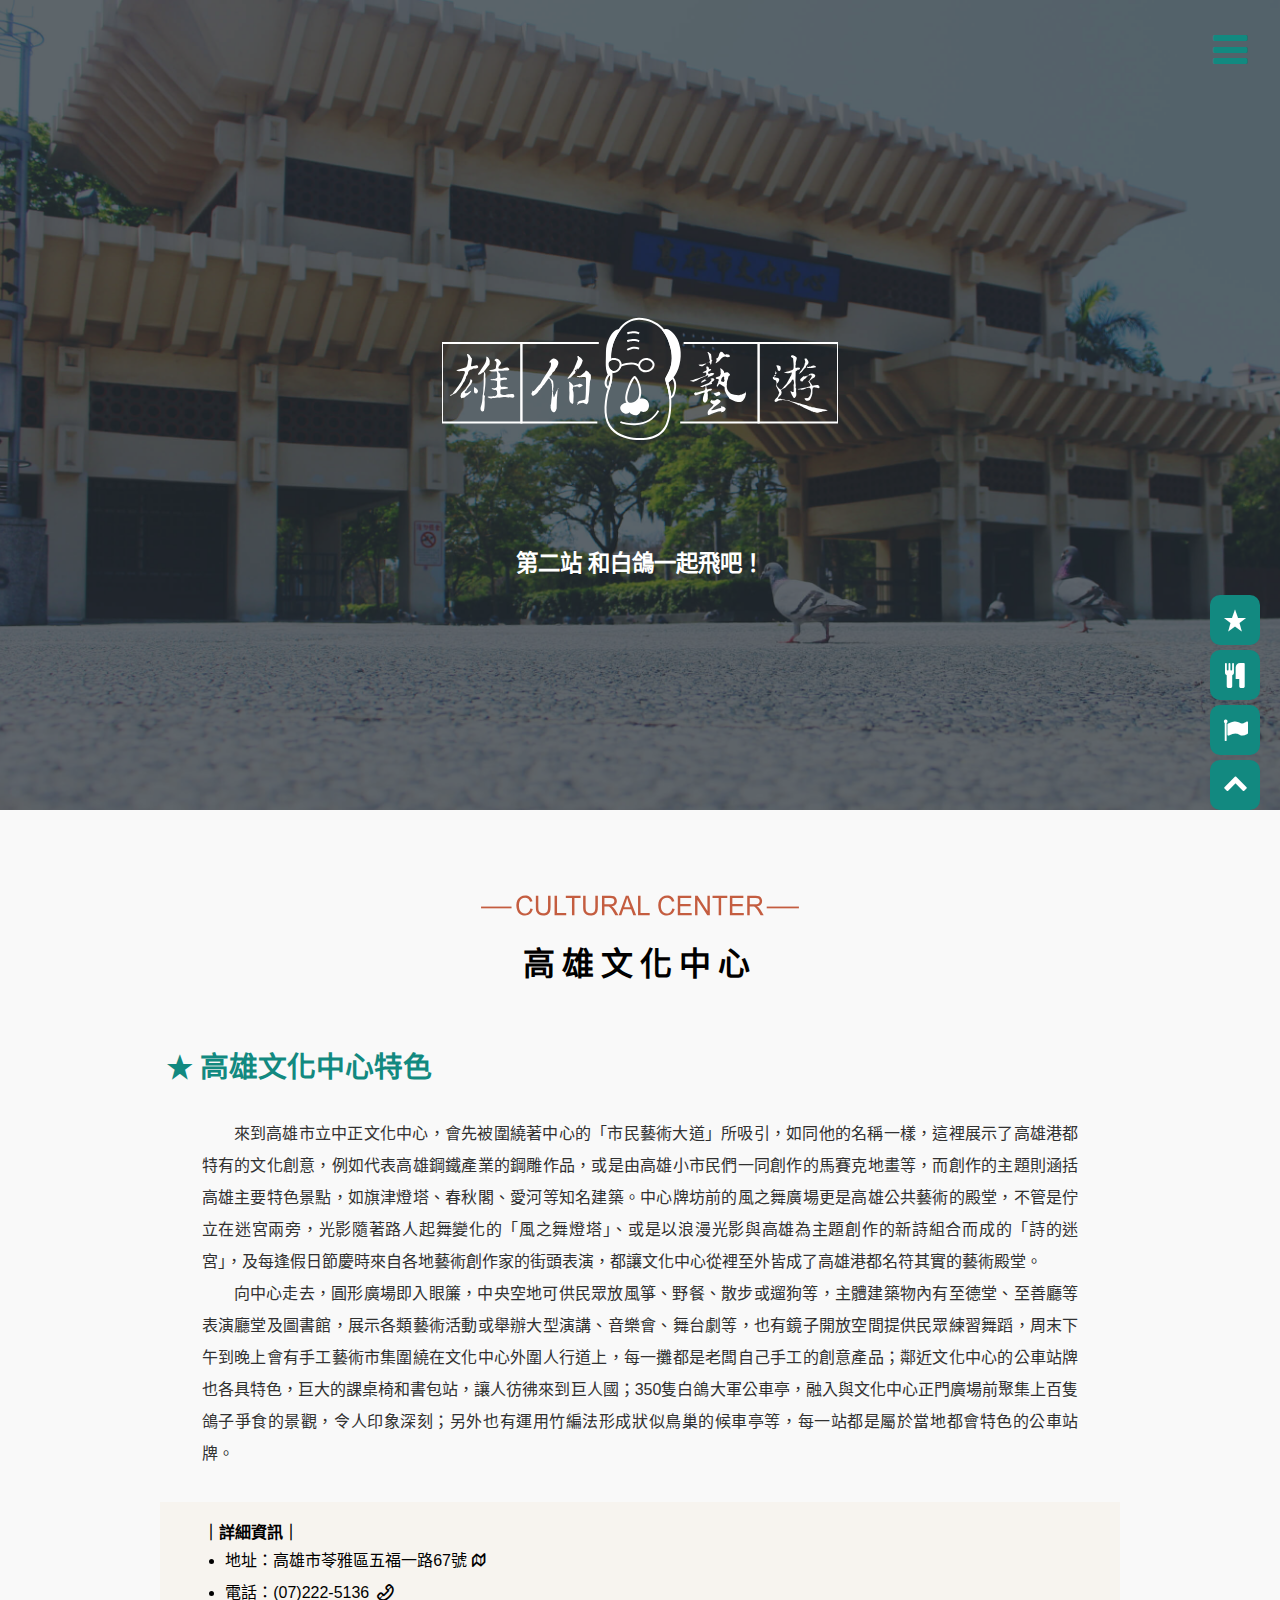
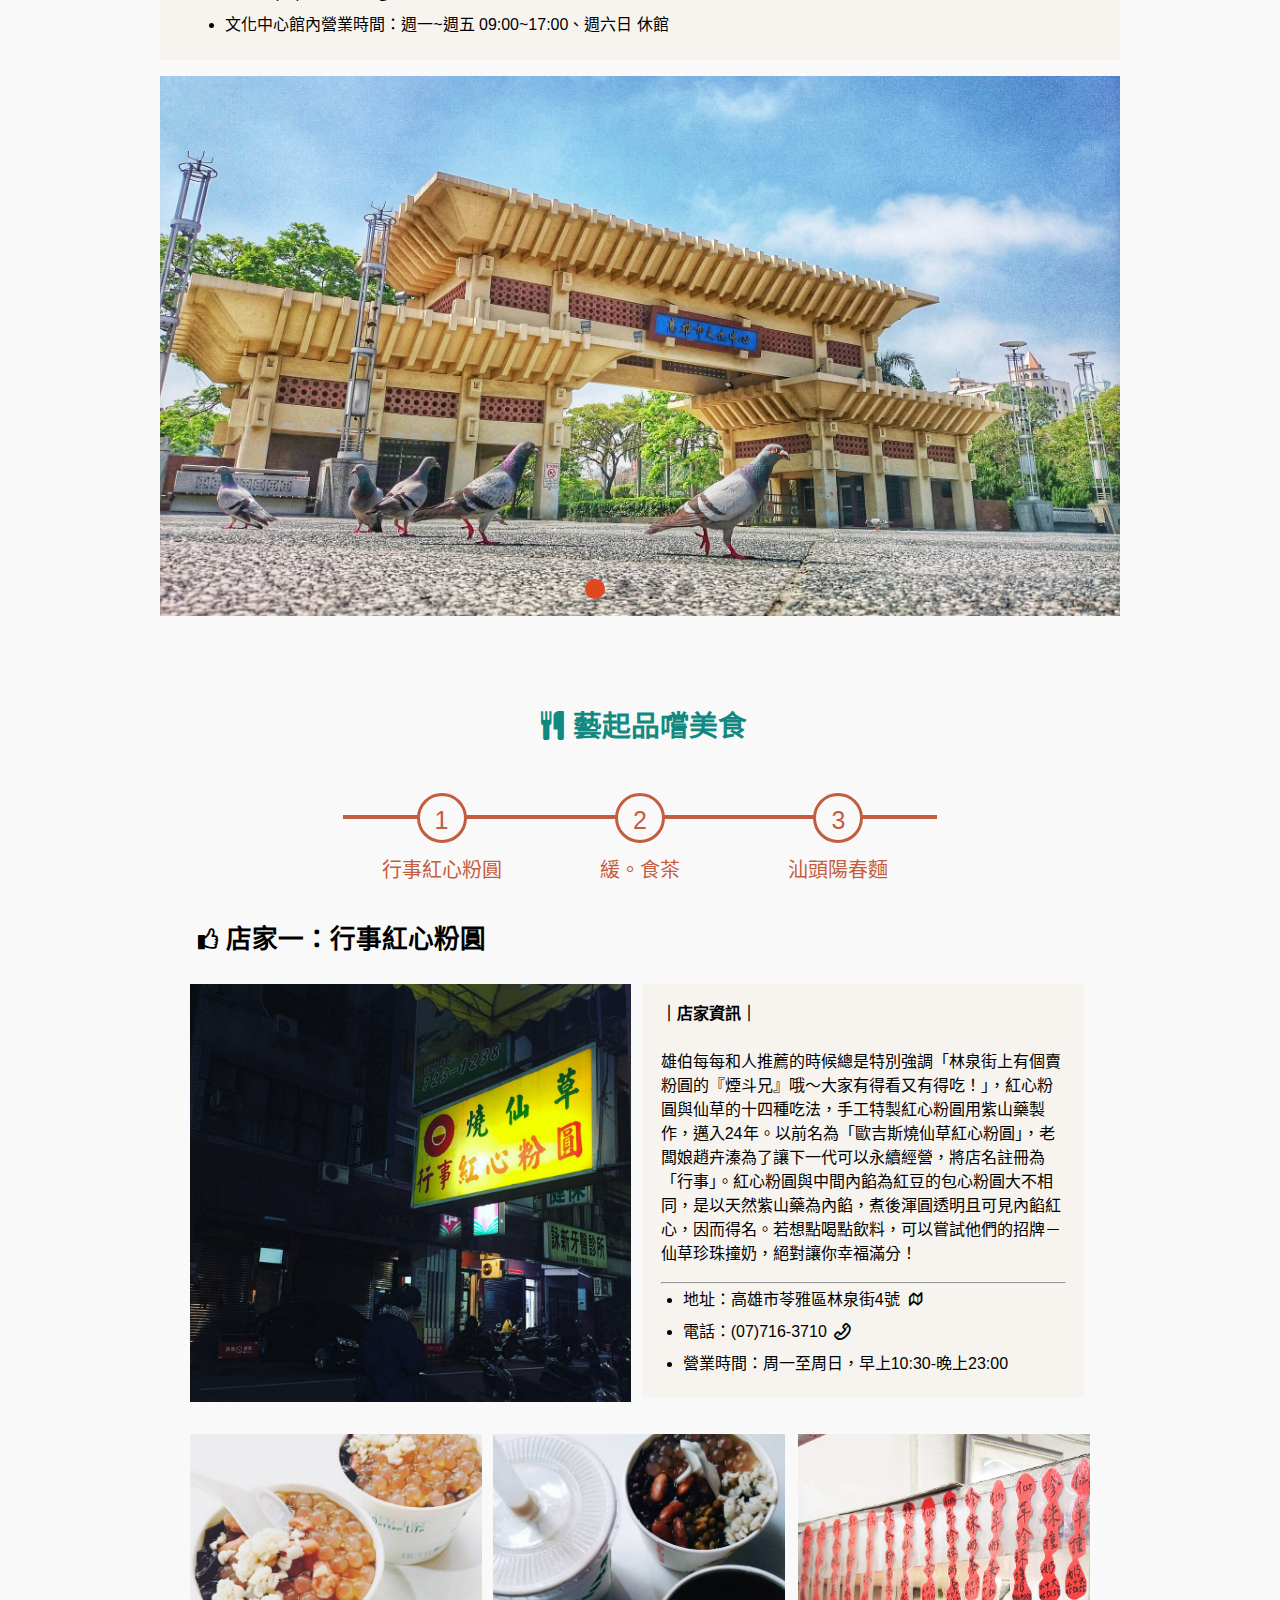
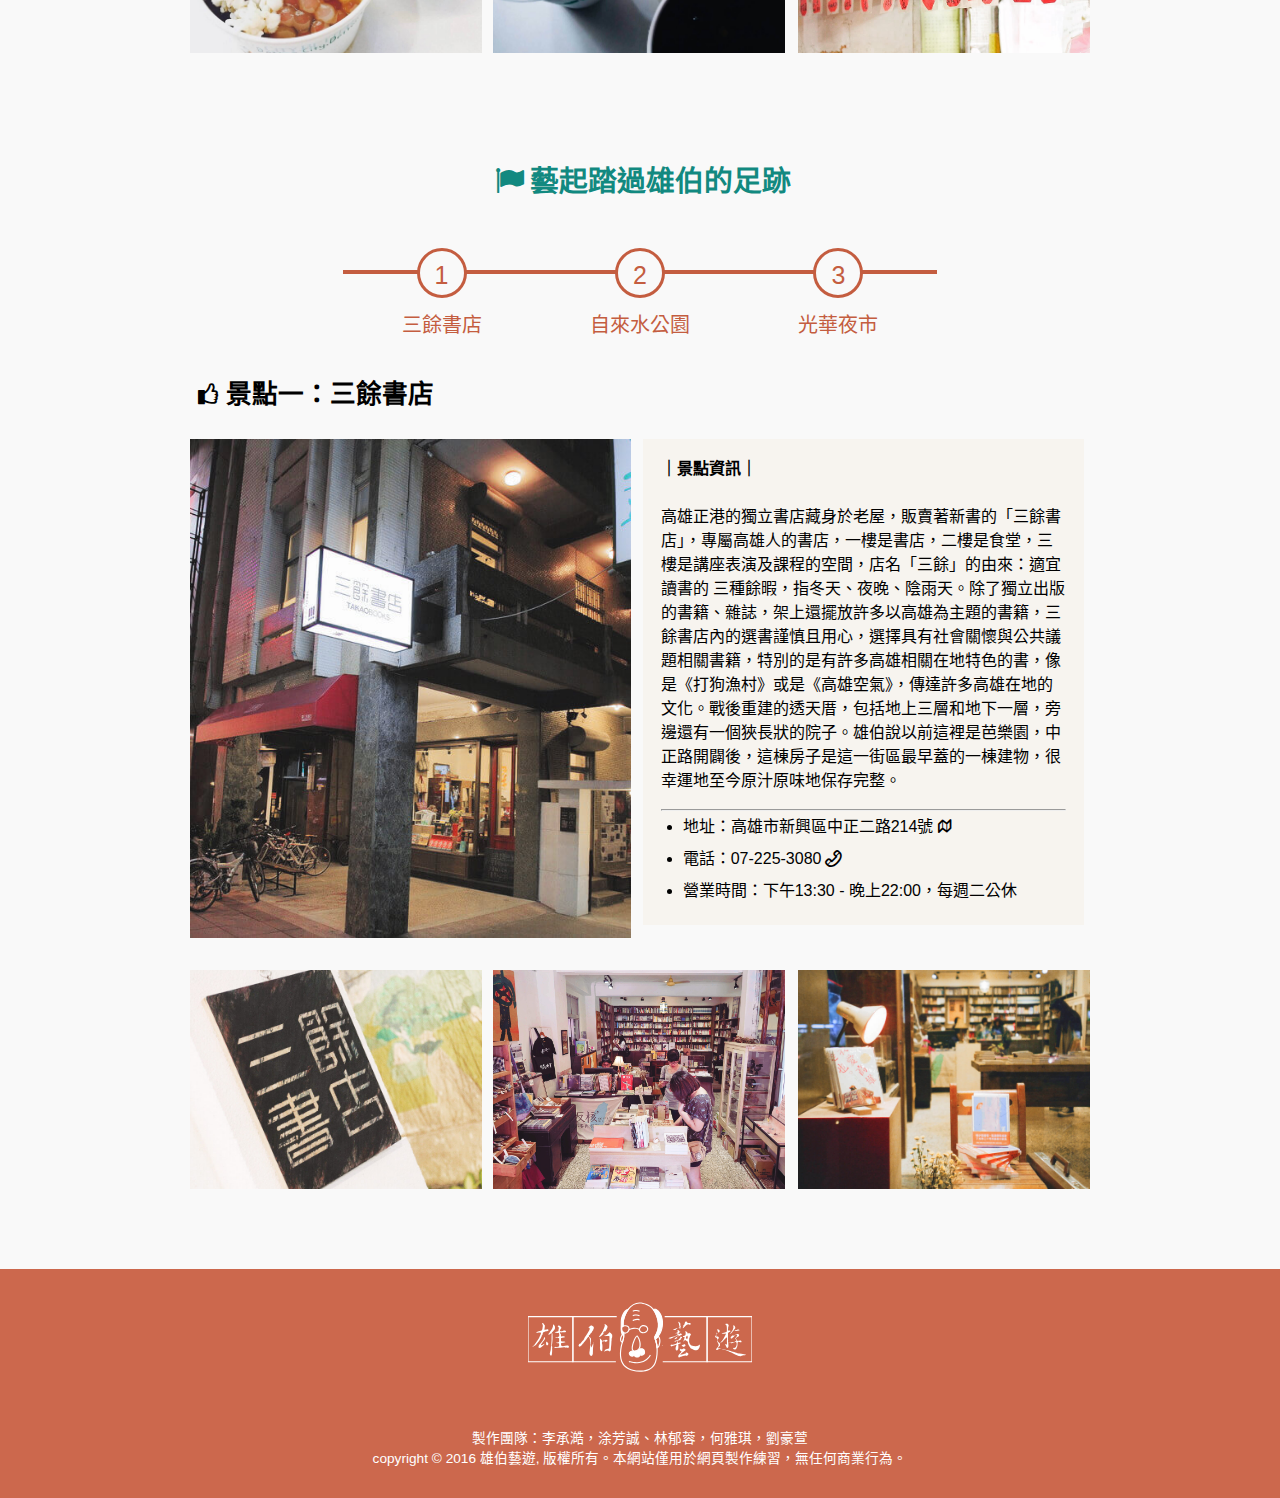
<file: art_item_2.html>
<!DOCTYPE html>
<html xmlns="http://www.w3.org/1999/xhtml" prefix="fb: http://www.facebook.com/2008/fbml" xml:lang="zh-TW" lang="zh-TW">
    <head>
        <meta charset="UTF-8">
        <title>來去｜高雄文化中心</title>
        <link rel="shortcut icon" href="images/pageicon30.png" type="image/vnd.microsoft.icon">
        <link rel="shortcut icon" href="images/pageicon30.png" type="image/x-icon">
        <link rel="stylesheet" type="text/css" href="css/fontello2/css/fontello.css" media="screen">
        <link rel="stylesheet" type="text/css" href="css/layout.min.css" media="screen">
        <link rel="stylesheet" type="text/css" href="css/hsiung2.min.css" media="screen">
        <link rel="stylesheet" type="text/css" href="css/style.min.css" media="screen">
        <link rel="stylesheet" type="text/css" href="css/art_item_1.min.css" media="screen">
        <link rel="stylesheet" type="text/css" href="css/ui.min.css" media="screen">
        <link rel="stylesheet" type="text/css" href="css/menu.min.css" media="screen">
        <link rel="stylesheet" href="js/swiper/css/swiper.min.css" type="text/css" media="screen">
        <link rel="stylesheet" type="text/css" href="css/Photo_Carousel_2.min.css" media="screen">
        <meta http-equiv="cache-control" content="no-cache">
        <meta name="viewport" content="width=device-width, user-scalable=no, initial-scale=1.0">
        <meta name="HandheldFriendly" content="true">
        <meta http-equiv="X-UA-Compatible" content="IE=Edge,chrome=1">
        <meta property="og:title" content="雄伯藝遊">
        <meta property="og:description" content="跟著雄伯一起走透透玩高雄">
        <meta property="og:type" content="website">
        <meta property="og:url" content="http://www.yurong.clouds.twgogo.org/hsiung/">
        <meta property="og:image" content="http://www.yurong.clouds.twgogo.org/hsiung/images/fb.jpg">
        <meta property="og:site_name" content="雄伯藝遊">
        <meta property="og:locale" content="zh_TW">
        <meta property="og:locale:alternate" content="en_US">
        <script>document.createElement('picture');</script>


    </head>
    <body>
        <div id="page" class="pos-r bgColor">
            <div id="wrapper" class="pos-r">
                <div class="menu">
                    <ul class="tw">
                        <li><a href="index.html#about"><span class="icon-male"></span>挖系雄伯</a></li>
                        <li><a href="index.html#art_center"><span class="icon-home"></span>來去藝文中心<span class="icon-down-open" style="color:#128980;"></span></a>
                            <ul class="menu2">
                                <li><a href="art_item_1.html"><span class="icon-location"></span>大東藝術中心</a></li>
                                <li><a href="javascript:void(0)#contact" data-scroll><span class="icon-location"></span>高雄文化中心</a></li>
                                <li><a href="art_item_3.html"><span class="icon-location"></span>高雄美術館</a></li>
                                <li><a href="art_item_4.html"><span class="icon-location"></span>駁二藝術特區</a></li>
                                <li><a href="art_item_5.html"><span class="icon-location"></span>高雄圖書總館</a></li>
                            </ul>
                        </li>
                        <li><a href="contact.html"><span class="icon-comment"></span>聯絡雄伯</a></li>
                    </ul>
                </div><!--menu-->
                <a href="#page" class="menu-opener" data-scroll></a>

                <header class="w-100 pos-r">
                    <div class="header-picture" style="background-image:url('images/art_item2/photo1.jpg')">
                        <div class="mask" style=""></div>
                        <div class="pd-box ta-c pos-r">
                            <div class="container ta-c cf pos-r">
                                <div class="logo-wrap ta-c"></div>
                                <h5 class="tw text-white">第二站 和白鴿一起飛吧！</h5>
                            </div>
                        </div>                
                    </div><!--header-picture-->
                </header>

                <div class="w-100">
                    <article id="art" class="container cf ta-c pos-r"><!--article1-->
                        <div class="lineitem2"></div>
                        <h2 class="tw text-black ta-c">高雄文化中心</h2>

                        <section class="gw-12 omega"><!--table1-->   
                            <div class="article-content-2 cf">
                                <h3 id="center" class="icon-star fontColor3 tw pt2 pb-1">高雄文化中心特色</h3>
                                <div class="article-content-3 cf">
                                    <p class="tw">
                                        來到高雄市立中正文化中心，會先被圍繞著中心的「市民藝術大道」所吸引，如同他的名稱一樣，這裡展示了高雄港都特有的文化創意，例如代表高雄鋼鐵產業的鋼雕作品，或是由高雄小市民們一同創作的馬賽克地畫等，而創作的主題則涵括高雄主要特色景點，如旗津燈塔、春秋閣、愛河等知名建築。中心牌坊前的風之舞廣場更是高雄公共藝術的殿堂，不管是佇立在迷宮兩旁，光影隨著路人起舞變化的「風之舞燈塔」、或是以浪漫光影與高雄為主題創作的新詩組合而成的「詩的迷宮」，及每逢假日節慶時來自各地藝術創作家的街頭表演，都讓文化中心從裡至外皆成了高雄港都名符其實的藝術殿堂。
                                    </p>
                                    <p class="tw">
                                        向中心走去，圓形廣場即入眼簾，中央空地可供民眾放風箏、野餐、散步或遛狗等，主體建築物內有至德堂、至善廳等表演廳堂及圖書館，展示各類藝術活動或舉辦大型演講、音樂會、舞台劇等，也有鏡子開放空間提供民眾練習舞蹈，周末下午到晚上會有手工藝術市集圍繞在文化中心外圍人行道上，每一攤都是老闆自己手工的創意產品；鄰近文化中心的公車站牌也各具特色，巨大的課桌椅和書包站，讓人彷彿來到巨人國；350隻白鴿大軍公車亭，融入與文化中心正門廣場前聚集上百隻鴿子爭食的景觀，令人印象深刻；另外也有運用竹編法形成狀似鳥巢的候車亭等，每一站都是屬於當地都會特色的公車站牌。
                                    </p>
                                </div>

                            </div>
                            <div class="article-content-2 cf pt2">
                                <div class="gw-12 omega bgColor2 ta-l padding-inside tw">
                                    <div class="article-content-4 cf">
                                        <b>｜詳細資訊｜</b>
                                        <ul>
                                            <li class="">地址：高雄市苓雅區五福一路67號<a class="icon-map" href="https://goo.gl/maps/zKEqJPgCdnr" target="_blank"></a>
                                            </li>

                                            <li class="">電話：(07)222-5136
                                                <a class="icon-phone-outline" onclick="location.href='tel:072225136'"></a>
                                            </li>
                                            <li class="">文化中心館內營業時間：週一~週五 09:00~17:00、週六日 休館
                                            </li>
                                        </ul>
                                    </div>
                                </div>
                            </div>

                            <!--photosliders-->
                            <div class="article-content-2">
                                <div class="gw-12 omega  pt-1">
                                    <div class="swiper-container">
                                        <div class="swiper-wrapper">
                                            <div class="swiper-slide pos-r mh-60" data-slide="1">
                                                <!--                                            <div class="ui-mask"></div>-->

                                            </div><!--swiper-slide-->
                                            <!--------------------------------------------------------->                              
                                            <div class="swiper-slide pos-r mh-60" data-slide="2">
                                                <div class="ui-mask"></div>
                                            </div>
                                            <!---------------------------------------------------------> 
                                            <div class="swiper-slide pos-r mh-60" data-slide="3">
                                                <div class="ui-mask"></div>

                                            </div>
                                            <!--------------------------------------------------------->
                                            <div class="swiper-slide pos-r mh-60" data-slide="4">
                                                <div class="ui-mask"></div>
                                            </div>
                                            <!--------------------------------------->
                                        </div><!--swiper-wrapper-->
                                        <div class="swiper-pagination"></div><!--swiper-pagination-->
                                    </div><!--sw-container-->
                                </div>
                            </div>

                        </section><!--table1 end-->
                    </article><!--article1 end-->

                    <div class="content2">
                        <article id="food" class="gw-12 omega tw"><!--article2-->
                            <h3 class="icon-food fontColor3 ta-c pd-1">藝起品嚐美食</h3>
                            <div class="button">
                                <div class="icon-food gw-12 omega mobi fontColor2 button1">店家一：行事紅心粉圓</div>
                                <div class="icon-food gw-12 omega mobi fontColor2 button2">店家二：緩。食茶</div>
                                <div class="icon-food gw-12 omega mobi fontColor2 button3">店家三：汕頭陽春麵</div>
                            </div>
                            <div id="threeCirlcle" class="ta-c" style="position:relative;"><!--三個圈圈-->
                                <div class="item_line"></div>
                                <a href="javascript:void(0)" class="button1">1
                                    <div class="item_word fontColor2">行事紅心粉圓</div>
                                </a>
                                <a href="javascript:void(0)" class="button2">2
                                    <div class="item_word fontColor2">緩。食茶</div>
                                </a>
                                <a href="javascript:void(0)" class="button3">3
                                    <div class="item_word fontColor2">汕頭陽春麵</div>
                                </a>
                            </div>


                            <section class="gw-12 omega control1 presrt"><!--table2_1-->
                                <h4 class="pd-1 buttomtop icon-thumbs-up-1 tw">店家一：行事紅心粉圓</h4>
                                <div class="gw-12 omega">   
                                    <div class="gw-6 bgc-brown-20" style="">
                                        <img src="images/art_item2/eat1-1.jpg" class="img-100" alt="">
                                    </div>
                                    <div class="gw-6 omega bgColor2 padding-inside tw">
                                        <div class="pb-1 tw">
                                            <b>｜店家資訊｜</b><br><br>
                                            雄伯每每和人推薦的時候總是特別強調「林泉街上有個賣粉圓的『煙斗兄』哦～大家有得看又有得吃！」，紅心粉圓與仙草的十四種吃法，手工特製紅心粉圓用紫山藥製作，邁入24年。以前名為「歐吉斯燒仙草紅心粉圓」，老闆娘趙卉溱為了讓下一代可以永續經營，將店名註冊為「行事」。紅心粉圓與中間內餡為紅豆的包心粉圓大不相同，是以天然紫山藥為內餡，煮後渾圓透明且可見內餡紅心，因而得名。若想點喝點飲料，可以嘗試他們的招牌－仙草珍珠撞奶，絕對讓你幸福滿分！
                                        </div>
                                        <hr>
                                        <ul>
                                            <li class="">
                                                地址：高雄市苓雅區林泉街4號 
                                                <a class="icon-map" href="https://goo.gl/maps/W6HqR941Ero" target="_blank"></a>
                                            </li>
                                            <li class="">電話：(07)716-3710
                                                <a class="icon-phone-outline" onclick="location.href='tel:077163710'"></a>
                                            </li>
                                            <li class="">營業時間：周一至周日，早上10:30-晚上23:00</li>
                                        </ul>
                                    </div>
                                </div>
                                <div class="gw-12 omega" style="margin-top:1em;">
                                    <div class="gw-4 bgc-brown-50" style="margin-top:1em;">
                                        <img src="images/art_item2/eat1-2.jpg" class="img-100" alt="">
                                    </div>
                                    <div class="gw-4 bgc-brown-50" style="margin-top:1em;">
                                        <img src="images/art_item2/eat1-3.jpg" class="img-100" alt="">
                                    </div>
                                    <div class="gw-4 omega bgc-brown-50" style="margin-top:1em;">
                                        <img src="images/art_item2/eat1-4.jpeg" class="img-100" alt="">
                                    </div>
                                </div>
                            </section><!--table2_1 end-->

                            <section class="gw-12 omega control2"><!--table2_2-->
                                <h4 class="buttomtop pb-1 icon-thumbs-up-1">店家二：緩。食茶</h4>
                                <div class="gw-12 omega">
                                    <div class="gw-6 bgc-brown-20" style="">
                                        <img src="images/art_item2/eat2-1.jpg" class="img-100" alt="">
                                    </div>
                                    <div class="gw-6 omega bgColor2 padding-inside tw">
                                        <div class="pb-1 tw">
                                            <b>｜店家資訊｜</b><br><br>
                                            這家是孫女特別給雄伯的店家，成為雄伯與老朋友最常聚會 、泡茶及聊過往的好去處，復古風味的門店設計，六零年代舊式老屋，白底紅字篆體招牌，連桌上的茶水都是印有紅花的瓷壺，不僅賣懷舊，滿足老闆搜羅古物的興緻，也是賣空間，抓住年輕人對懷舊的好奇，就像回到阿公阿嬤家，裡面收藏各式農村工具和家具，同時還可從美食中享受那份醱酵歲月的懷舊感。
                                        </div>
                                        <hr>
                                        <ul>
                                            <li class="">
                                                地址：高雄市苓雅區和平一路144巷33之3號 <a class="icon-map" href="https://goo.gl/maps/TkvVkYkUy1k" target="_blank"></a>
                                            </li>
                                            <li class="">
                                                電話：0981-785-928 <a class="icon-phone-outline" onclick="location.href='tel:0981785928'"></a>
                                            </li>
                                            <li class="">
                                                營業時間：營業時間：AM10:00-PM09:00，每週二公休，每月第一個星期三多休一天<br>
                                            </li>
                                        </ul>
                                    </div> 
                                </div>
                                <div class="gw-12 omega" style="margin-top:1em;">
                                    <div class="gw-4 bgc-brown-50" style="margin-top:1em;">
                                        <img src="images/art_item2/eat2-2.jpeg" class="img-100" alt="">
                                    </div>
                                    <div class="gw-4 bgc-brown-50" style="margin-top:1em;">
                                        <img src="images/art_item2/eat2-3.jpg" class="img-100" alt="">
                                    </div>
                                    <div class="gw-4 omega bgc-brown-50" style="margin-top:1em;">
                                        <img src="images/art_item2/eat2-4.png" class="img-100" alt="">
                                    </div>
                                </div>
                            </section><!--table2_2 end-->

                            <section class="gw-12 omega control3"><!--table2_3-->
                                <h4 class="gw-12 omega buttomtop pb-1 icon-thumbs-up-1">店家三：汕頭陽春麵</h4>
                                <div class="gw-12 omega">
                                    <div class="gw-6 bgc-brown-20" style="">
                                        <img src="images/art_item2/eat3-1.jpeg" class="img-100" alt="">
                                    </div>
                                    <div class="gw-6 omega bgColor2 padding-inside tw">
                                        <div class="pb-1 tw">
                                            <b>｜店家資訊｜</b><br><br>
                                            汕頭這個地名位處於廣東省，當地傳有三種家鄉麵，分別是：如意、翡翠、珊瑚，民國 38 年，國民黨老兵隨政府遷台，為了生計又或者是一解思鄉之愁，遂把名為「如意」的黃麵傳承下來，也就是今天我們吃到的「汕頭陽春麵」。高雄的炎熱是眾所皆知，在沒有冷氣房的環境下，憑藉的是好手藝及兩台大電扇，仍然吸引許多顧客上門捧場。這家店是雄伯絕對不能少的宵夜名單，尤以「黑白切」最為誘人！豬肝肉質軟嫩，沒有豬腥味，老闆娘把肉料理的不柴、不老 、不硬，實在是力推的一品！再來碗肝連湯，大骨熬煮的湯頭鮮甜入口，滿足入心阿！如果想當晚餐，既然名為「汕頭陽春麵」，當然要品嚐看看，一端上桌，油蔥酥的香氣鋪天蓋地襲捲上來，比起一般麵，汕頭麵更能吸附濃厚的豬油醬料，雄伯總說「汕頭陽春麵」就像是日本拉麵躺在台式醬油中，還伴隨著豆芽的香氣，真有一番道理。
                                        </div>
                                        <hr>
                                        <ul>
                                            <li class="">
                                                地址：高雄市苓雅區四維二路147號<a class="icon-map" href="https://goo.gl/maps/1R7oKJEdqXk" target="_blank"></a>
                                            </li>
                                            <li class="">
                                                電話：（07）235-8517<a class="icon-phone-outline" onclick="location.href='tel:072358517'"></a>
                                            </li>
                                            <li class="">
                                                營業時間：15:30-22:00，每週日公休
                                            </li>
                                            </div>

                                    </div>
                                    <div class="gw-12 omega" style="margin-top:1em;">
                                        <div class="gw-4 bgc-brown-50" style="margin-top:1em;">
                                            <img src="images/art_item2/eat3-2.jpeg" class="img-100" alt="">
                                        </div>
                                        <div class="gw-4 bgc-brown-50" style="margin-top:1em;">
                                            <img src="images/art_item2/eat3-3.jpeg" class="img-100" alt="">
                                        </div>
                                        <div class="gw-4 omega bgc-brown-50" style="margin-top:1em;">
                                            <img src="images/art_item2/eat3-4.jpeg" class="img-100" alt="">
                                        </div>
                                    </div>
                                    </section><!--table2_3 end-->
                                </article><!--article2 end-->

                            <article id="attractions" class="gw-12 omega pt-3 pb-5 tw"><!--article3-->
                                <h3 class="icon-flag fontColor3 ta-c pd-1">藝起踏過雄伯的足跡</h3>
                                <div class="button">
                                    <div class="icon-flag gw-12 omega mobi fontColor2 button4">三餘書店</div>
                                    <div class="icon-flag gw-12 omega mobi fontColor2 button5">自來水公園</div>
                                    <div class="icon-flag gw-12 omega mobi fontColor2 button6">光華夜市</div>
                                </div>
                                <div id="threeCirlcle" class="ta-c" style="position:relative;"><!--三個圈圈-->
                                    <div class="item_line"></div>
                                    <a href="javascript:void(0)" class="button4">1
                                        <div class="item_word fontColor2">三餘書店</div>
                                    </a>
                                    <a href="javascript:void(0)" class="button5">2
                                        <div class="item_word fontColor2">自來水公園</div>
                                    </a>
                                    <a href="javascript:void(0)" class="button6">3
                                        <div class="item_word fontColor2">光華夜市</div>
                                    </a>
                                </div>
                                <section class="gw-12 omega control4 presrt"><!--table3_1-->
                                    <h4 class="pd-1 buttomtop icon-thumbs-up-1">景點一：三餘書店</h4>
                                    <div class="gw-12 omega">
                                        <div class="gw-6 bgc-brown-20" style="">
                                            <img src="images/art_item2/play1-1.jpeg" class="img-100" alt="">
                                        </div>
                                        <div class="gw-6 omega bgColor2 padding-inside tw">
                                            <div class="pb-1 tw">
                                                <b>｜景點資訊｜</b>
                                                <br><br>
                                                高雄正港的獨立書店藏身於老屋，販賣著新書的「三餘書店」，專屬高雄人的書店，一樓是書店，二樓是食堂，三樓是講座表演及課程的空間，店名「三餘」的由來：適宜讀書的
                                                三種餘暇，指冬天、夜晚、陰雨天。除了獨立出版的書籍、雜誌，架上還擺放許多以高雄為主題的書籍，三餘書店內的選書謹慎且用心，選擇具有社會關懷與公共議題相關書籍，特別的是有許多高雄相關在地特色的書，像是《打狗漁村》或是《高雄空氣》，傳達許多高雄在地的文化。戰後重建的透天厝，包括地上三層和地下一層，旁邊還有一個狹長狀的院子。雄伯說以前這裡是芭樂園，中正路開闢後，這棟房子是這一街區最早蓋的一棟建物，很幸運地至今原汁原味地保存完整。
                                            </div>
                                            <hr>
                                            <ul>
                                                <li class="">
                                                    地址：高雄市新興區中正二路214號<a class="icon-map" href="https://goo.gl/maps/6rgQi71tPHx" target="_blank"></a>
                                                </li>
                                                <li class="">
                                                    電話：07-225-3080<a class="icon-phone-outline" onclick="location.href='tel:072253080'"></a>
                                                </li>
                                                <li class="">
                                                    營業時間：下午13:30 - 晚上22:00，每週二公休
                                                </li>
                                            </ul>
                                        </div>
                                    </div>
                                    <div class="gw-12 omega" style="margin-top:1em;">
                                        <div class="gw-4 bgc-brown-50" style="margin-top:1em;">
                                            <img src="images/art_item2/play1-2.jpeg" class="img-100" alt="">
                                        </div>
                                        <div class="gw-4 bgc-brown-50" style="margin-top:1em;">
                                            <img src="images/art_item2/play1-3.jpeg" class="img-100" alt="">
                                        </div>
                                        <div class="gw-4 omega bgc-brown-50" style="margin-top:1em;">
                                            <img src="images/art_item2/play1-4.jpeg" class="img-100" alt="">
                                        </div>
                                    </div>
                                </section><!--table3_1 end-->

                                <section class="gw-12 omega control5"><!--table3_2-->
                                    <h4 class="pd-1 buttomtop icon-thumbs-up-1">景點二：自來水公園</h4>
                                    <div class="gw-12 omega">
                                        <div class="gw-6 bgc-brown-20" style="">
                                            <img src="images/art_item2/play2-1.jpeg" class="img-100" alt="">
                                        </div>

                                        <div class="gw-6 omega bgColor2 padding-inside tw">
                                            <div class="pb-1 tw">
                                                <b>｜景點資訊｜</b>
                                                <br><br>
                                                如果你和雄伯一樣騎自行車經過這座公園，那你絕對會被這「七彩棒棒糖」吸引目光，不妨停下腳步，欣賞這以油漆整飾及設置成管材雕塑的裝置藝術。原來的自來水塔外觀已嚴重生鏽，透過藝術家將自來水塔重新上漆並打上燈光，賦予自來水公園一個新的開始。主要入口是以弧形意象舖面，並以光纖光帶串聯成玻璃馬賽克做為高雄市地圖，人行步道配以植栽及LED鑲崁地底燈，提供市民散步的最佳場所。
                                            </div>
                                            <hr>
                                            <ul>
                                                <li class="">
                                                    地址：高雄市苓雅區五福路與光華路交叉口<a class="icon-map" href="https://goo.gl/maps/xzr3RUqLwNK2" target="_blank"></a>
                                                </li>
                                                <li class="">
                                                    開放時間：全天開放
                                                </li>
                                            </ul>
                                        </div>


                                    </div>
                                    <div class="gw-12 omega" style="margin-top:1em;">
                                        <div class="gw-4 bgc-brown-50" style="margin-top:1em;">
                                            <img src="images/art_item2/play2-2.jpeg" class="img-100" alt="">
                                        </div>
                                        <div class="gw-4 bgc-brown-50" style="margin-top:1em;">
                                            <img src="images/art_item2/play2-3.jpeg" class="img-100" alt="">
                                        </div>
                                        <div class="gw-4 omega bgc-brown-50" style="margin-top:1em;">
                                            <img src="images/art_item2/play2-4.jpeg" class="img-100" alt="">
                                        </div>
                                    </div>
                                </section><!--table3_2 end-->

                                <section class="gw-12 omega control6"><!--table3_3-->
                                    <h4 class="pd-1 buttomtop icon-thumbs-up-1">景點三：光華夜市</h4>
                                    <div class="gw-12 omega">
                                        <div class="gw-6 bgc-brown-20" style="">
                                            <img src="images/art_item2/play3-1.jpeg" class="img-100" alt="">
                                        </div>

                                        <div class="gw-6 omega bgColor2 padding-inside tw">
                                            <div class="pb-1 tw">
                                                <b>｜景點資訊｜</b>
                                                <br><br>
                                                自民國50年經營至今，原為光華戲院附近美食攤販群集而成，因消費者人群的增加、攤販商家也漸漸往光華二路集中，因而帶起了繁榮的美食商圈，發展成現在的光華夜市。 這裡本是傳統小吃街，茼仔米糕、鱔魚花枝麵、臭豆腐、清蒸小肉圓和小湯包等皆是雄伯記憶中的經典，而近來最夯的就是約翰碳烤三明治，配上一旁轉角的光華木瓜牛奶，已成為每次來必點的菜單。
                                            </div>
                                            <hr>
                                            <ul>
                                                <li class="">
                                                    地址：高雄市前鎮區三多二路與光華一路交叉口<a class="icon-map" href="https://goo.gl/maps/xpRqnjH9ZRQ2" target="_blank"></a>
                                                </li>
                                                <li class="">
                                                    營業時間：18:00PM-1:00AM
                                                </li>
                                            </ul>
                                        </div>


                                    </div>
                                    <div class="gw-12 omega" style="margin-top:1em;">
                                        <div class="gw-4 bgc-brown-50" style="margin-top:1em;">
                                            <img src="images/art_item2/play3-2.jpeg" class="img-100" alt="">
                                        </div>
                                        <div class="gw-4 bgc-brown-50" style="margin-top:1em;">
                                            <img src="images/art_item2/play3-3.jpg" class="img-100" alt="">
                                        </div>
                                        <div class="gw-4 omega bgc-brown-50" style="margin-top:1em;">
                                            <img src="images/art_item2/play3-4.jpeg" class="img-100" alt="">
                                        </div>
                                    </div>
                                </section><!--table3_3 end-->
                            </article><!--article3 end-->
                            </div>
                    </div>
                    <footer class="w-100">
                        <div class="container">
                            <div class="ta-c">
                                <div class="footer-logo ta-c"></div>
                                <div class="block pb2">
                                   
                                    <p class="tw text-white">製作團隊：李承澔，涂芳誠、林郁蓉，何雅琪，劉豪萱</p>
                                    <p class="tw text-white">copyright © 2016 雄伯藝遊, 版權所有。本網站僅用於網頁製作練習，無任何商業行為。</p>
                                </div>
                            </div>

                        </div>
                    </footer>

                    <div class="right_item">
                        <a class="icon-star ta-c" href="#art" data-scroll></a>
                        <a class="icon-food ta-c" href="#food" data-scroll></a>
                        <a class="icon-flag ta-c" href="#attractions" data-scroll></a>
                        <a class="icon-up-open ta-c" href="#" data-scroll></a>

                      
                    </div>
                </div><!--wrapper-->
            </div><!--page-->



            <script src="js/jquery-1.11.3.min.js"></script>
            <script src="js/smooth-scroll.min.js"></script>
            <script src="js/sdMenu.js"></script>
            <script src="js/swiper/js/swiper.min.js"></script>
            <!--三個圈圈的JS-->
            <script>
                $(function(){
                    $('.button1').click(function(e){
                        $('.control1').removeClass('presrt');
                        $('.control1').addClass('in');
                        $('.control2').removeClass('in');
                        $('.control3').removeClass('in');
                    });
                });
                $(function(){
                    $('.button2').click(function(e){
                        $('.control1').removeClass('presrt');
                        $('.control1').removeClass('in');
                        $('.control2').addClass('in');
                        $('.control3').removeClass('in');
                    });
                });
                $(function(){
                    $('.button3').click(function(e){
                        $('.control1').removeClass('presrt');
                        $('.control1').removeClass('in');
                        $('.control2').removeClass('in');
                        $('.control3').addClass('in');
                    });
                });
                //            第二組三個圈圈
                $(function(){
                    $('.button4').click(function(e){
                        $('.control4').removeClass('presrt');
                        $('.control4').addClass('in');
                        $('.control5').removeClass('in');
                        $('.control6').removeClass('in');
                    });
                });
                $(function(){
                    $('.button5').click(function(e){
                        $('.control4').removeClass('presrt');
                        $('.control4').removeClass('in');
                        $('.control5').addClass('in');
                        $('.control6').removeClass('in');
                    });
                });
                $(function(){
                    $('.button6').click(function(e){
                        $('.control4').removeClass('presrt');
                        $('.control4').removeClass('in');
                        $('.control5').removeClass('in');
                        $('.control6').addClass('in');
                    });
                });
                //==================照片輪播=====================//
                var swiper = new Swiper('.swiper-container', {
                    pagination: '.swiper-pagination',
                    slidesPerView: 1,
                    loopedSlides : 3,
                    centeredSlides: true,
                    paginationClickable: true,
                    spaceBetween: 0,
                    setWrapperSize :true,
                    //loop: true,
                    observer:true,
                    autoplay: 3000,
                    speed: 1000,
                    grabCursor: true,
                });
                //==================照片輪播=====================//
            </script>
            </body>
        </html>
</file>
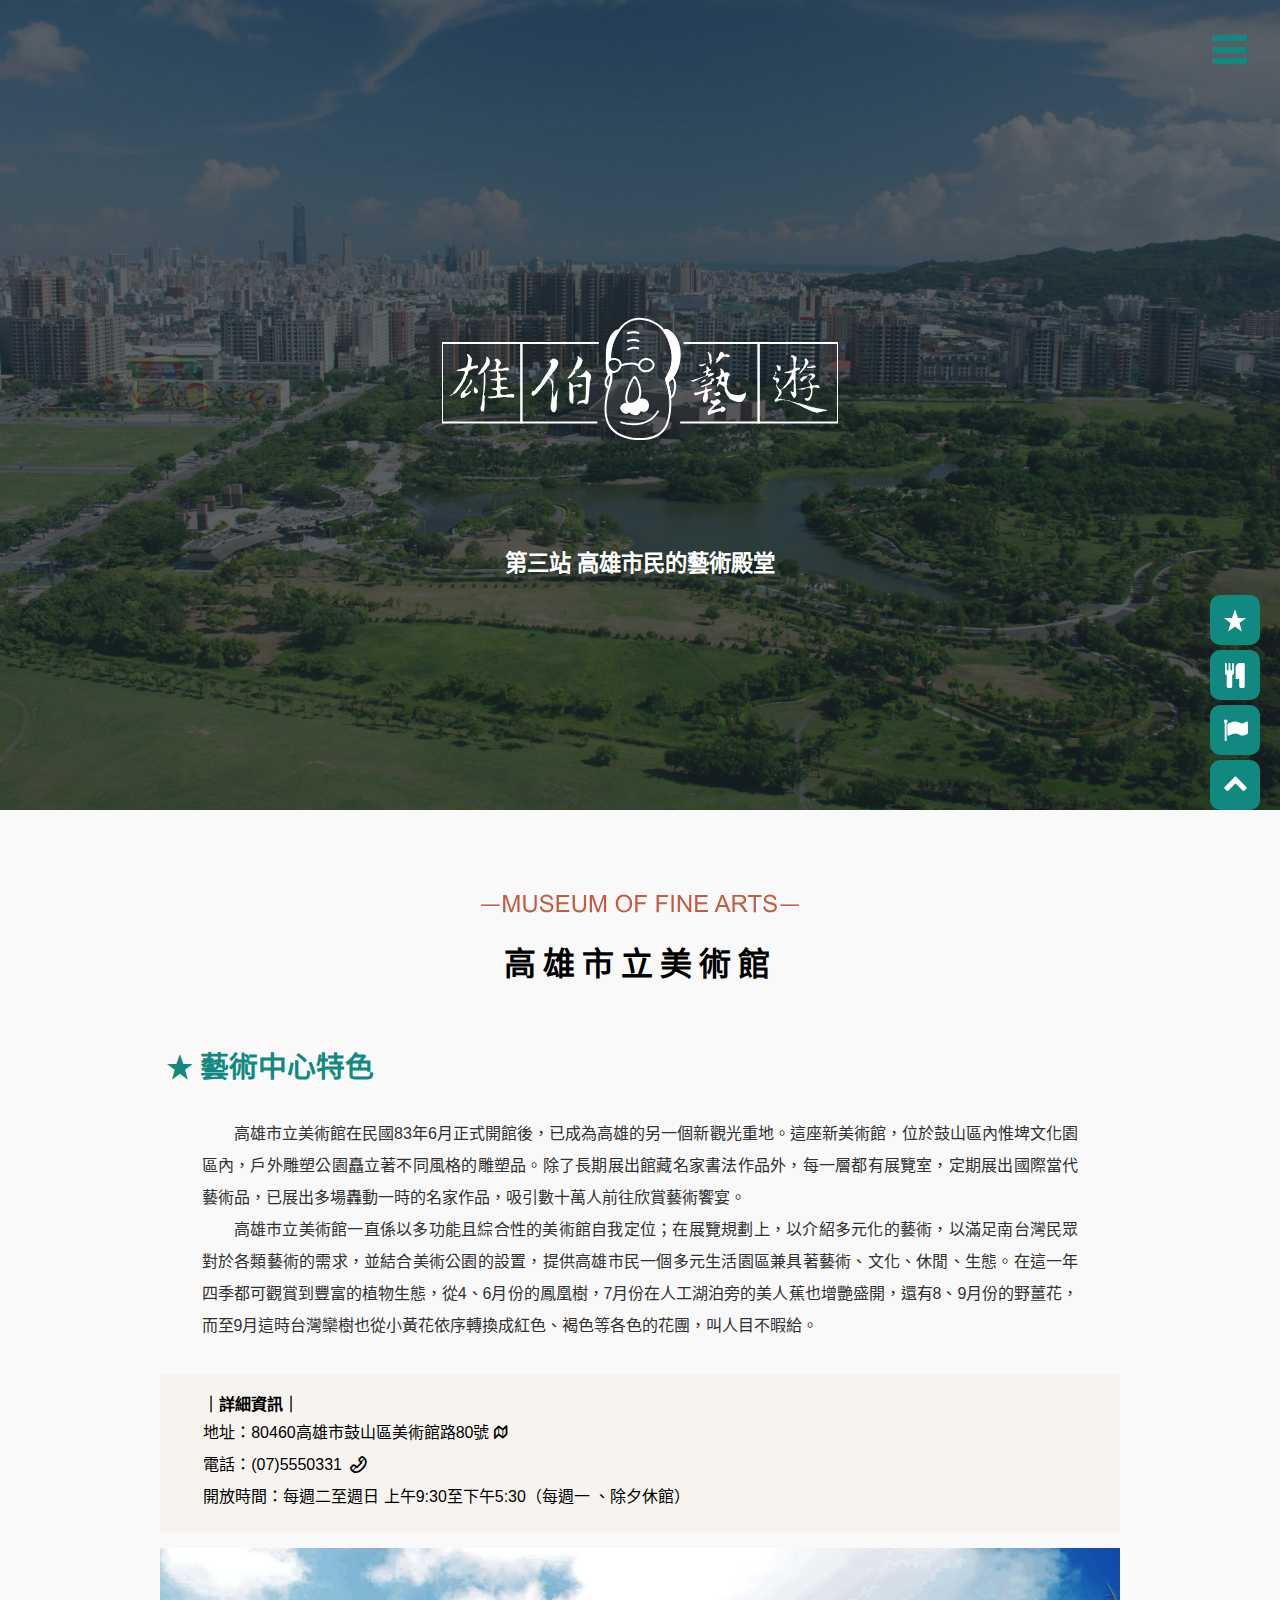
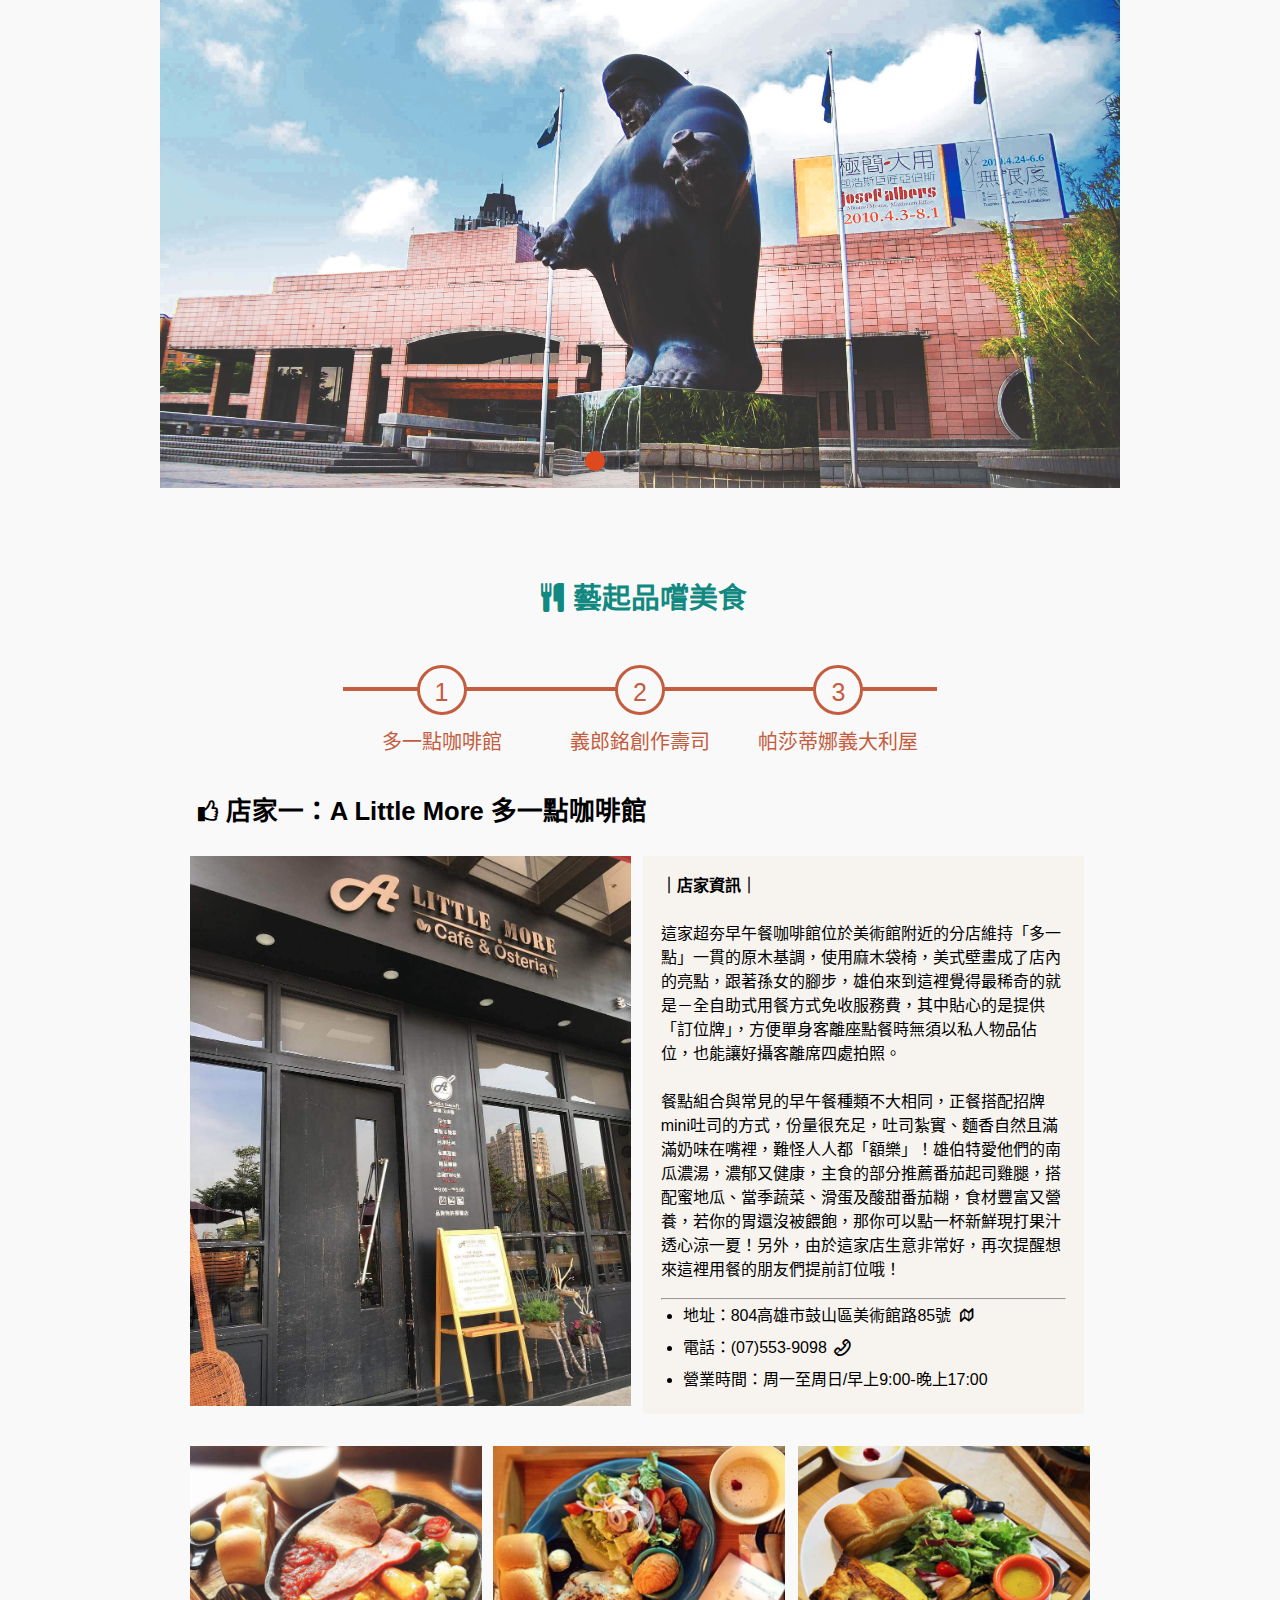
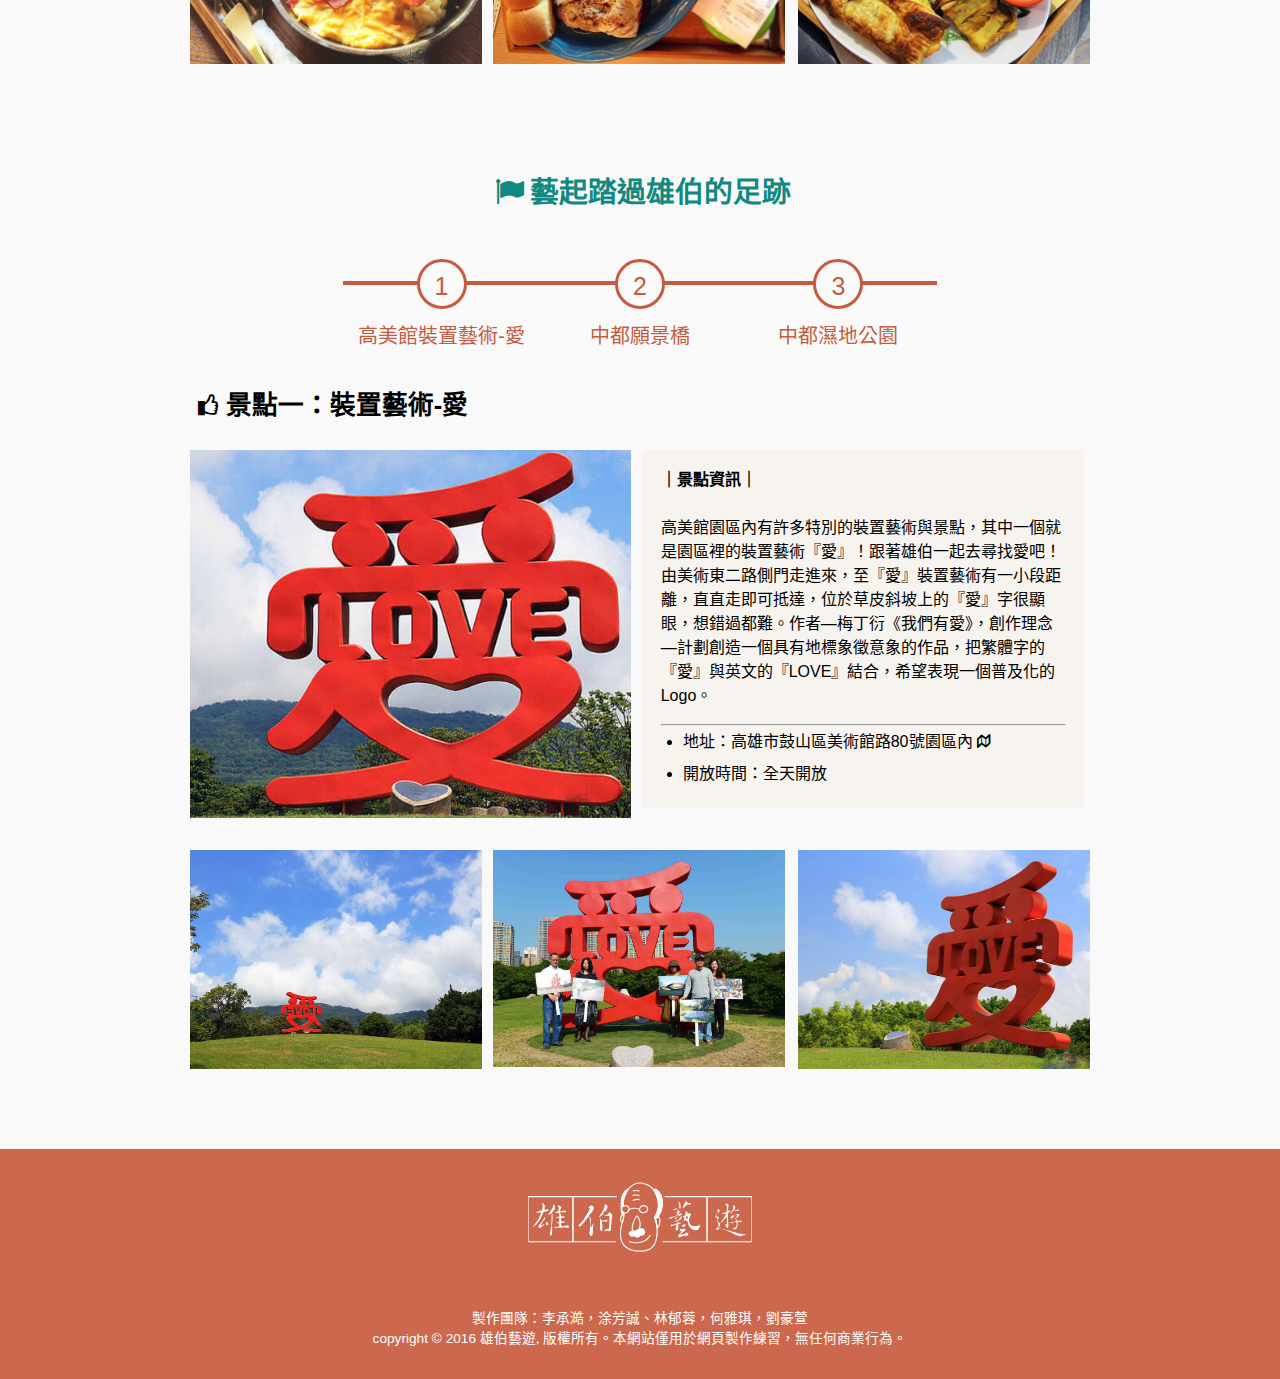
<file: art_item_3.html>
<!DOCTYPE html>
<html xmlns="http://www.w3.org/1999/xhtml" prefix="fb: http://www.facebook.com/2008/fbml" xml:lang="zh-TW" lang="zh-TW">
    <head>
        <meta charset="UTF-8">
        <title>來去｜高雄市立美術館</title>
        <link rel="shortcut icon" href="images/pageicon30.png" type="image/vnd.microsoft.icon">
        <link rel="shortcut icon" href="images/pageicon30.png" type="image/x-icon">
        <link rel="stylesheet" type="text/css" href="css/fontello2/css/fontello.css" media="screen">
        <link rel="stylesheet" type="text/css" href="css/layout.min.css" media="screen">
        <link rel="stylesheet" type="text/css" href="css/hsiung2.min.css" media="screen">
        <link rel="stylesheet" type="text/css" href="css/style.min.css" media="screen">
        <link rel="stylesheet" type="text/css" href="css/art_item_1.min.css" media="screen">
        <link rel="stylesheet" type="text/css" href="css/ui.min.css" media="screen">
        <link rel="stylesheet" type="text/css" href="css/menu.min.css" media="screen">
        <link rel="stylesheet" href="js/swiper/css/swiper.min.css" type="text/css" media="screen">
        <link rel="stylesheet" type="text/css" href="css/Photo_Carousel_3.min.css" media="screen">
        <meta http-equiv="cache-control" content="no-cache">
        <meta name="viewport" content="width=device-width, user-scalable=no, initial-scale=1.0">
        <meta name="HandheldFriendly" content="true">
        <meta http-equiv="X-UA-Compatible" content="IE=Edge,chrome=1">
        <meta property="og:title" content="雄伯藝遊">
        <meta property="og:description" content="跟著雄伯一起走透透玩高雄">
        <meta property="og:type" content="website">
        <meta property="og:url" content="http://www.yurong.clouds.twgogo.org/hsiung/">
        <meta property="og:image" content="http://www.yurong.clouds.twgogo.org/hsiung/images/fb.jpg">
        <meta property="og:site_name" content="雄伯藝遊">
        <meta property="og:locale" content="zh_TW">
        <meta property="og:locale:alternate" content="en_US">
        <script>document.createElement('picture');</script>


    </head>
    <body>
        <div id="page" class="pos-r bgColor">
            <div id="wrapper" class="pos-r">
                <div class="menu">
                    <ul class="tw">
                        <li><a href="index.html#about"><span class="icon-male"></span>挖系雄伯</a></li>
                        <li><a href="index.html#art_center"><span class="icon-home"></span>來去藝文中心<span class="icon-down-open" style="color:#128980;"></span></a>
                            <ul class="menu2">
                                <li><a href="art_item_1.html"><span class="icon-location"></span>大東藝術中心</a></li>
                                <li><a href="art_item_2.html"><span class="icon-location"></span>高雄文化中心</a></li>
                                <li><a href="javascript:void(0)#contact" data-scroll><span class="icon-location"></span>高雄美術館</a></li>
                                <li><a href="art_item_4.html"><span class="icon-location"></span>駁二藝術特區</a></li>
                                <li><a href="art_item_5.html"><span class="icon-location"></span>高雄圖書總館</a></li>
                            </ul>
                        </li>
                        <li><a href="contact.html"><span class="icon-comment"></span>聯絡雄伯</a></li>
                    </ul>
                </div><!--menu-->
                <a href="#page" class="menu-opener" data-scroll></a>

                <header class="w-100 pos-r">
                    <div class="header-picture" style="background-image:url('images/art_item3/top3.jpg')">
                        <div class="mask" style=""></div>
                        <div class="pd-box ta-c pos-r">
                            <div class="container ta-c cf pos-r">
                                <div class="logo-wrap ta-c"></div>
                                <h5 class="tw text-white">第三站 高雄市民的藝術殿堂</h5>
                            </div>
                        </div>                
                    </div><!--header-picture-->
                </header>

                <div class="w-100">
                    <article class="container cf ta-c pos-r"><!--article1-->
                        <div id="art" class="lineitem3"></div>
                        <h2 class="tw text-black ta-c">高雄市立美術館</h2>

                        <section class="gw-12 omega"><!--table1-->   
                            <div class="article-content-2 cf">
                                <h3 class="icon-star fontColor3 tw pt2 pb-1">藝術中心特色</h3>
                                <div class="article-content-3 cf">
                                    <p class="tw">
                                        高雄市立美術館在民國83年6月正式開館後，已成為高雄的另一個新觀光重地。這座新美術館，位於鼓山區內惟埤文化園區內，戶外雕塑公園矗立著不同風格的雕塑品。除了長期展出館藏名家書法作品外，每一層都有展覽室，定期展出國際當代藝術品，已展出多場轟動一時的名家作品，吸引數十萬人前往欣賞藝術饗宴。
                                    </p>
                                    <p class="tw">
                                        高雄巿立美術館一直係以多功能且綜合性的美術館自我定位；在展覽規劃上，以介紹多元化的藝術，以滿足南台灣民眾對於各類藝術的需求，並結合美術公園的設置，提供高雄市民一個多元生活園區兼具著藝術、文化、休閒、生態。在這一年四季都可觀賞到豐富的植物生態，從4、6月份的鳳凰樹，7月份在人工湖泊旁的美人蕉也增艷盛開，還有8、9月份的野薑花，而至9月這時台灣欒樹也從小黃花依序轉換成紅色、褐色等各色的花團，叫人目不暇給。
                                    </p>
                                </div>
                            </div>
                            <div class="article-content-2 cf pt2">
                                <div class="gw-12 omega bgColor2 ta-l padding-inside tw">
                                    <div class="article-content-4 cf">
                                        <b>｜詳細資訊｜</b>
                                        <ul>
                                            <li class="">地址：80460高雄市鼓山區美術館路80號<a class="icon-map" href="https://goo.gl/maps/3XvwYsTunAE2" target="_blank"></a>
                                            </li>

                                            <li class="">電話：(07)5550331
                                                <a class="icon-phone-outline" onclick="location.href='tel:07-5550331'"></a>
                                            </li>
                                            <li class="">開放時間：每週二至週日 上午9:30至下午5:30（每週一 、除夕休館）
                                            </li>         
                                        </ul>
                                    </div>
                                </div>
                            </div>

                            <!--photosliders-->
                            <div class="article-content-2">
                                <div class="gw-12 omega  pt-1">
                                    <div class="swiper-container">
                                        <div class="swiper-wrapper">
                                            <div class="swiper-slide pos-r mh-60" data-slide="1">
                                                <div class="ui-mask"></div>

                                            </div><!--swiper-slide-->
                                            <!--------------------------------------------------------->                              
                                            <div class="swiper-slide pos-r mh-60" data-slide="2">
                                                <div class="ui-mask"></div>
                                            </div>
                                            <!---------------------------------------------------------> 
                                            <div class="swiper-slide pos-r mh-60" data-slide="3">
                                                <div class="ui-mask"></div>

                                            </div>
                                            <!--------------------------------------------------------->
                                            <div class="swiper-slide pos-r mh-60" data-slide="4">
                                                <div class="ui-mask"></div>
                                            </div>
                                            <!--------------------------------------->
                                        </div><!--swiper-wrapper-->
                                        <div class="swiper-pagination"></div><!--swiper-pagination-->
                                    </div><!--sw-container-->
                                </div>
                            </div>

                        </section><!--table1 end-->
                    </article><!--article1 end-->

                    <div class="content2">
                        <article id="food" class="gw-12 omega tw"><!--article2-->
                            <h3 class="icon-food fontColor3 ta-c pd-1">藝起品嚐美食</h3>
                            <div class="button">
                                <div class="icon-food gw-12 omega mobi fontColor2 button1">店家一：多一點咖啡館</div>
                                <div class="icon-food gw-12 omega mobi fontColor2 button2">店家二：義郎銘創作壽司</div>
                                <div class="icon-food gw-12 omega mobi fontColor2 button3">店家三：帕莎蒂娜義大利屋</div>
                            </div>
                            <div id="threeCirlcle" class="ta-c" style="position:relative;"><!--三個圈圈-->

                                <div class="item_line"></div>
                                <a href="javascript:void(0)" class="button1">1
                                    <div class="item_word fontColor2">多一點咖啡館</div>
                                </a>
                                <a href="javascript:void(0)" class="button2">2
                                    <div class="item_word fontColor2">義郎銘創作壽司</div>
                                </a>
                                <a href="javascript:void(0)" class="button3">3
                                    <div class="item_word fontColor2">帕莎蒂娜義大利屋</div>
                                </a>
                            </div>


                            <section class="gw-12 omega control1 presrt"><!--table2_1-->
                                <h4 class="pd-1 buttomtop icon-thumbs-up-1 tw">店家一：A Little More 多一點咖啡館</h4>
                                <div class="gw-12 omega">   
                                    <div class="gw-6 bgc-brown-20" style="">
                                        <img src="images/art_item3/food1.jpg" class="img-100" alt="">
                                    </div>
                                    <div class="gw-6 omega bgColor2 padding-inside tw">
                                        <div class="pb-1 tw">
                                            <b>｜店家資訊｜</b><br><br>
                                            這家超夯早午餐咖啡館位於美術館附近的分店維持「多一點」一貫的原木基調，使用麻木袋椅，美式壁畫成了店內的亮點，跟著孫女的腳步，雄伯來到這裡覺得最稀奇的就是－全自助式用餐方式免收服務費，其中貼心的是提供「訂位牌」，方便單身客離座點餐時無須以私人物品佔位，也能讓好攝客離席四處拍照。
                                            <br><br>
                                            餐點組合與常見的早午餐種類不大相同，正餐搭配招牌　mini吐司的方式，份量很充足，吐司紮實、麵香自然且滿滿奶味在嘴裡，難怪人人都「額樂」！雄伯特愛他們的南瓜濃湯，濃郁又健康，主食的部分推薦番茄起司雞腿，搭配蜜地瓜、當季蔬菜、滑蛋及酸甜番茄糊，食材豐富又營養，若你的胃還沒被餵飽，那你可以點一杯新鮮現打果汁透心涼一夏！另外，由於這家店生意非常好，再次提醒想來這裡用餐的朋友們提前訂位哦！
                                        </div>
                                        <hr>
                                        <ul>
                                            <li class="">
                                                地址：804高雄市鼓山區美術館路85號 
                                                <a class="icon-map" href="https://goo.gl/maps/EUe5MoSGWk42" target="_blank"></a>
                                            </li>
                                            <li class="">電話：(07)553-9098 
                                                <a class="icon-phone-outline" onclick="location.href='tel:07-7430011'"></a>
                                            </li>
                                            <li class="">營業時間：周一至周日/早上9:00-晚上17:00
                                            </li>
                                        </ul>
                                    </div>
                                </div>
                                <div class="gw-12 omega" style="margin-top:1em;">
                                    <div class="gw-4 bgc-brown-50" style="margin-top:1em;">
                                        <img src="images/art_item3/a2.jpg" class="img-100" alt="">
                                    </div>
                                    <div class="gw-4 bgc-brown-50" style="margin-top:1em;">
                                        <img src="images/art_item3/a3.jpg" class="img-100" alt="">
                                    </div>
                                    <div class="gw-4 omega bgc-brown-50" style="margin-top:1em;">
                                        <img src="images/art_item3/a5.jpg" class="img-100" alt="">
                                    </div>
                                </div>
                            </section><!--table2_1 end-->

                            <section class="gw-12 omega control2"><!--table2_2-->
                                <h4 class="buttomtop pb-1 icon-thumbs-up-1">店家二：義郎銘創作壽司</h4>
                                <div class="gw-12 omega">
                                    <div class="gw-6 bgc-brown-20" style="">
                                        <img src="images/art_item3/food2.jpg" class="img-100" alt="">
                                    </div>
                                    <div class="gw-6 omega bgColor2 padding-inside tw">
                                        <div class="pb-1 tw">
                                            <b>｜店家資訊｜</b><br><br>
                                            除了道地的傳統小吃外，喜愛嚐鮮的雄伯也到處發掘新的美食，這家日本料理店是雄伯全家人都愛的！義郎銘創作壽司提供單點和配餐480/680/980元，由師傅精選當日食材配成套餐。壽司菜色相當豐富，價位從平價到高價不等，大家可以依自己的預算點餐，餐點還有壽司組合、軍艦壽司類、炸物類、燒物、煮物、手捲、丼飯、湯品等；特別推薦炙鮭魚肚握壽司、生蠔佐輕桔醋和炙燒側緣握壽司，這三道菜是雄伯的必點菜單，享受魚油與醋飯的融合，吃來滿口鮮香。此外，店內空間寬敞，原木裝潢及燈光營造出時尚禪意，讓你享有口福之餘也能兼顧舒適的用餐環境。

                                        </div>
                                        <hr>
                                        <ul>
                                            <li class="">
                                                地址：高雄市鼓山區美術東二路59號 <a class="icon-map" href="https://goo.gl/maps/tCi9n1X7EzL2" target="_blank"></a>
                                            </li>
                                            <li class="">
                                                電話：(07)553-6149
                                                <a class="icon-phone-outline" onclick="location.href='tel:07-5536149'"></a>
                                            </li>
                                            <li class="">
                                                營業時間：週二至週日/上午11:30-下午02:00<br>
                                                下午05:30-09:00 週一店休
                                            </li>
                                        </ul>
                                    </div> 
                                </div>
                                <div class="gw-12 omega" style="margin-top:1em;">
                                    <div class="gw-4 bgc-brown-50" style="margin-top:1em;">
                                        <img src="images/art_item3/b2.jpg" class="img-100" alt="">
                                    </div>
                                    <div class="gw-4 bgc-brown-50" style="margin-top:1em;">
                                        <img src="images/art_item3/b3.jpg" class="img-100" alt="">
                                    </div>
                                    <div class="gw-4 omega bgc-brown-50" style="margin-top:1em;">
                                        <img src="images/art_item3/b4.jpg" class="img-100" alt="">
                                    </div>
                                </div>
                            </section><!--table2_2 end-->

                            <section class="gw-12 omega control3"><!--table2_3-->
                                <h4 class="gw-12 omega buttomtop pb-1 icon-thumbs-up-1">店家三：Pasadena 帕莎蒂娜義大利屋&amp;烘焙坊</h4>
                                <div class="gw-12 omega">
                                    <div class="gw-6 bgc-brown-20" style="">
                                        <img src="images/art_item3/food3.jpg" class="img-100" alt="">
                                    </div>
                                    <div class="gw-6 omega bgColor2 padding-inside tw">
                                        <div class="pb-1 tw">
                                            <b>｜店家資訊｜</b><br><br>
                                            Pasadena一直都是高雄法式美食的代名詞，"Pasadena" 在古印地安語的意思是「山谷裡的皇冠」，帕莎蒂娜深自期許是每個人心目中最美麗的皇冠。
                                            <br><br>
                                            雄伯推薦的這家位於美術館附近的分店，也是帕莎蒂娜的第三間店。美術館店分上下兩層樓，一樓是烘培坊、二樓是義大利屋，雄伯習慣訂位於一樓後方小小的用餐區，天花板用輕薄的米色窗紗裝飾，陽光透著窗紗縫隙灑落，讓用餐的地方即使不開燈都能很明亮，後方大片玻璃襯著木籬笆及綠色植物，乾淨鮮明的環境充滿了活力和朝氣！
                                            <br><br>
                                            義大利屋除了義大利麵之外，也有主菜套餐及甜點下午茶的選擇，雄伯建議第一次來的人客們可以點他們的烘焙麵包嚐嚐，畢竟帕莎蒂娜是烘焙起家的，於烘焙坊點選麵包後，他們會直接幫你烤好送到你面前，很適合和朋友來一場下午茶「開槓」之旅啦！
                                        </div>
                                        <hr>
                                        <ul>
                                            <li class="">
                                                地址：804高雄市鼓山區青海路167號<a class="icon-map" href="https://goo.gl/maps/fgLuHwPsyKH2" target="_blank"></a>
                                            </li>
                                            <li class="">
                                                電話：(07)553-0889 
                                                <a class="icon-phone-outline" onclick="location.href='tel:07-5530889'"></a>
                                            </li>
                                            <li class="">
                                                營業時間：7:00-24:00
                                            </li>
                                        </ul>
                                    </div>
                                </div>
                                <div class="gw-12 omega" style="margin-top:1em;">
                                    <div class="gw-4 bgc-brown-50" style="margin-top:1em;">
                                        <img src="images/art_item3/c2.jpg" class="img-100" alt="">
                                    </div>
                                    <div class="gw-4 bgc-brown-50" style="margin-top:1em;">
                                        <img src="images/art_item3/c3.jpg" class="img-100" alt="">
                                    </div>
                                    <div class="gw-4 omega bgc-brown-50" style="margin-top:1em;">
                                        <img src="images/art_item3/c4.jpg" class="img-100" alt="">
                                    </div>
                                </div>
                            </section><!--table2_3 end-->
                        </article><!--article2 end-->

                        <article id="attractions" class="gw-12 omega pt-3 pb-5 tw"><!--article3-->
                            <h3 class="icon-flag fontColor3 ta-c pd-1">藝起踏過雄伯的足跡</h3>
                            <div class="button">
                                <div class="icon-flag gw-12 omega mobi fontColor2 button4">景點一：裝置藝術『愛』</div>
                                <div class="icon-flag gw-12 omega mobi fontColor2 button5">景點二：中都願景橋</div>
                                <div class="icon-flag gw-12 omega mobi fontColor2 button6">景點三：中都濕地公園</div>
                            </div>
                            <div id="threeCirlcle" class="ta-c" style="position:relative;"><!--三個圈圈-->
                                <div class="item_line"></div>
                                <a href="javascript:void(0)" class="button4">1
                                    <div class="item_word fontColor2">高美館裝置藝術-愛</div>
                                </a>
                                <a href="javascript:void(0)" class="button5">2
                                    <div class="item_word fontColor2">中都願景橋</div>
                                </a>
                                <a href="javascript:void(0)" class="button6">3
                                    <div class="item_word fontColor2">中都濕地公園</div>
                                </a>
                            </div>
                            <section class="gw-12 omega control4 presrt"><!--table3_1-->
                                <h4 class="pd-1 buttomtop icon-thumbs-up-1">景點一：裝置藝術-愛</h4>
                                <div class="gw-12 omega">
                                    <div class="gw-6 bgc-brown-20" style="">
                                        <img src="images/art_item3/attractions1.jpg" class="img-100" alt="">
                                    </div>
                                    <div class="gw-6 omega bgColor2 padding-inside tw">
                                        <div class="pb-1 tw">
                                            <b>｜景點資訊｜</b>
                                            <br><br>
                                            高美館園區內有許多特別的裝置藝術與景點，其中一個就是園區裡的裝置藝術『愛』！跟著雄伯一起去尋找愛吧！由美術東二路側門走進來，至『愛』裝置藝術有一小段距離，直直走即可抵達，位於草皮斜坡上的『愛』字很顯眼，想錯過都難。作者—梅丁衍《我們有愛》，創作理念—計劃創造一個具有地標象徵意象的作品，把繁體字的『愛』與英文的『LOVE』結合，希望表現一個普及化的Logo。
                                        </div>
                                        <hr>
                                        <ul>
                                            <li class="">
                                                地址：高雄市鼓山區美術館路80號園區內<a class="icon-map" href="https://goo.gl/maps/xpRqnjH9ZRQ2" target="_blank"></a>
                                            </li>
                                            <li class="">
                                                開放時間：全天開放
                                            </li>
                                        </ul>
                                    </div>
                                </div>
                                <div class="gw-12 omega" style="margin-top:1em;">
                                    <div class="gw-4 bgc-brown-50" style="margin-top:1em;">
                                        <img src="images/art_item3/d2.jpg" class="img-100" alt="">
                                    </div>
                                    <div class="gw-4 bgc-brown-50" style="margin-top:1em;">
                                        <img src="images/art_item3/d3.jpg" class="img-100" alt="">
                                    </div>
                                    <div class="gw-4 omega bgc-brown-50" style="margin-top:1em;">
                                        <img src="images/art_item3/d4.jpg" class="img-100" alt="">
                                    </div>
                                </div>
                            </section><!--table3_1 end-->

                            <section class="gw-12 omega control5"><!--table3_2-->
                                <h4 class="pd-1 buttomtop icon-thumbs-up-1">景點二：中都願景橋</h4>
                                <div class="gw-12 omega">
                                    <div class="gw-6 bgc-brown-20" style="">
                                        <img src="images/art_item3/attractions2.jpg" class="img-100" alt="">
                                    </div>

                                    <div class="gw-6 omega bgColor2 padding-inside tw">
                                        <div class="pb-1 tw">
                                            <b>｜景點資訊｜</b>
                                            <br><br>
                                            願景橋銜接北岸內惟埤文化園區(美術館園區)之美術東二路與南岸開發中之第68期重劃區(中都唐榮磚窯廠及愛河濕地公園)中都園道，使南北兩區發展前景發揮相乘效果，並可紓緩中華二路的交通量，更可供輕軌捷運跨越愛河，成為本市首座人、車及捷運共用的多功能橋梁。<br><br>
                                            願景橋位於愛河中游，橋梁全長76公尺，寬44公尺，橋面佈設快車道、混合車道及輕軌捷運軌道，兩側並配置分離式自行車專用道及人行道，並於橋梁兩岸及上下游設置休閒遊憩設施。橋梁造型景觀具有代表愛河歷史人文及現代藝術之時代意義，橋型基本架構為下承式拱橋，除承受載重之主拱外，橋面兩側各配置一組斜拱，作為側向支撐穩定整體結構，橋體之律動變化，展現出結構力學及人文特色之美，披上白色外衣的橋體，夜間配合燈光之投射，河面倒影，婆娑搖曳，勾勒出輕盈時尚的現代感，呼應高雄年輕活力的特色。
                                        </div>
                                        <hr>
                                        <ul>
                                            <li class="">
                                                地址：高雄美術東二路與河西一路交叉口<a class="icon-map" href="https://goo.gl/maps/Tk97FYEA1Pu" target="_blank"></a>
                                            </li>
                                            <li class="">
                                                開放時間：全天開放
                                            </li>
                                        </ul>
                                    </div>


                                </div>
                                <div class="gw-12 omega" style="margin-top:1em;">
                                    <div class="gw-4 bgc-brown-50" style="margin-top:1em;">
                                        <img src="images/art_item3/e2.jpg" class="img-100" alt="">
                                    </div>
                                    <div class="gw-4 bgc-brown-50" style="margin-top:1em;">
                                        <img src="images/art_item3/e3.jpg" class="img-100" alt="">
                                    </div>
                                    <div class="gw-4 omega bgc-brown-50" style="margin-top:1em;">
                                        <img src="images/art_item3/e4.jpg" class="img-100" alt="">
                                    </div>
                                </div>
                            </section><!--table3_2 end-->

                            <section class="gw-12 omega control6"><!--table3_3-->
                                <h4 class="pd-1 buttomtop icon-thumbs-up-1">景點三：中都濕地公園</h4>
                                <div class="gw-12 omega">
                                    <div class="gw-6 bgc-brown-20" style="">
                                        <img src="images/art_item3/attractions3.jpg" class="img-100" alt="">
                                    </div>

                                    <div class="gw-6 omega bgColor2 padding-inside tw">
                                        <div class="pb-1 tw">
                                            <b>｜景點資訊｜</b>
                                            <br><br>
                                            佔地12.6公頃的「中都濕地公園」，是高雄市政府重大工程建設之一。他位於交通流量大、人口稠密的都會區，在高度開發的環境中，高雄市政府試圖還原超過半世紀以前的老高雄河海濕地紅樹林自然生態，同時保存高雄的產業歷史軌跡，並將周邊學校預定地納入整體考量，自然與人文的共生、共存，在這裡得到最好的平衡。<br><br>
                                            「中都濕地公園」更是區域整體價值提升的開端，藉由此工程，困擾周邊市民40年之久的環境問題得以徹底解決，並串聯愛河上、下游水岸綠地網絡，以及綿密的高雄濕地生態廊道，配合周邊新開闢的30米園道以及中都願景橋，區域發展榮景指日可待，也為曾於2010年入選「全球百大生態城市」的高雄，創造更高的城市與生活價值！
                                            雄伯假日最喜歡出門遊走、看看美麗風景，走完中都濕地公園全程大約需要花費30分鐘左右，很適合吃飽飯來這邊散步，還可看見白鷺鷥的出沒，體驗到不同的生態環境！
                                        </div>
                                        <hr>
                                        <ul>
                                            <li class="">
                                                地址：高雄市三民區同盟三路與十全三路<a class="icon-map" href="https://goo.gl/maps/PXZaW5ULbuw" target="_blank"></a>
                                            </li>
                                            <li class="">
                                                開放時間：全天開放
                                            </li>
                                        </ul>
                                    </div>

                                </div>
                                <div class="gw-12 omega" style="margin-top:1em;">
                                    <div class="gw-4 bgc-brown-50" style="margin-top:1em;">
                                        <img src="images/art_item3/f2.jpg" class="img-100" alt="">
                                    </div>
                                    <div class="gw-4 bgc-brown-50" style="margin-top:1em;">
                                        <img src="images/art_item3/f3.jpg" class="img-100" alt="">
                                    </div>
                                    <div class="gw-4 omega bgc-brown-50" style="margin-top:1em;">
                                        <img src="images/art_item3/f4.jpg" class="img-100" alt="">
                                    </div>
                                </div>
                            </section><!--table3_3 end-->
                        </article><!--article3 end-->
                    </div>
                </div>
                <footer class="w-100">
                    <div class="container">
                        <div class="ta-c">
                            <div class="footer-logo ta-c"></div>
                            <div class="block pb2">
                            
                                <p class="tw text-white">製作團隊：李承澔，涂芳誠、林郁蓉，何雅琪，劉豪萱</p>
                                <p class="tw text-white">copyright © 2016 雄伯藝遊, 版權所有。本網站僅用於網頁製作練習，無任何商業行為。</p>
                            </div>
                        </div>

                    </div>
                </footer>

                <div class="right_item">
                    <a class="icon-star ta-c" href="#art" data-scroll></a>
                    <a class="icon-food ta-c" href="#food" data-scroll></a>
                    <a class="icon-flag ta-c" href="#attractions" data-scroll></a>
                    <a class="icon-up-open ta-c" href="#" data-scroll></a>

               
                </div>
            </div>
        </div>



        <script src="js/jquery-1.11.3.min.js"></script>
        <script src="js/smooth-scroll.min.js"></script>
        <script src="js/sdMenu.js"></script>
        <script src="js/swiper/js/swiper.min.js"></script>
        <!--三個圈圈的JS-->
        <script>
            $(function(){
                $('.button1').click(function(e){
                    $('.control1').removeClass('presrt');
                    $('.control1').addClass('in');
                    $('.control2').removeClass('in');
                    $('.control3').removeClass('in');
                });
            });
            $(function(){
                $('.button2').click(function(e){
                    $('.control1').removeClass('presrt');
                    $('.control1').removeClass('in');
                    $('.control2').addClass('in');
                    $('.control3').removeClass('in');
                });
            });
            $(function(){
                $('.button3').click(function(e){
                    $('.control1').removeClass('presrt');
                    $('.control1').removeClass('in');
                    $('.control2').removeClass('in');
                    $('.control3').addClass('in');
                });
            });
            //            第二組三個圈圈
            $(function(){
                $('.button4').click(function(e){
                    $('.control4').removeClass('presrt');
                    $('.control4').addClass('in');
                    $('.control5').removeClass('in');
                    $('.control6').removeClass('in');
                });
            });
            $(function(){
                $('.button5').click(function(e){
                    $('.control4').removeClass('presrt');
                    $('.control4').removeClass('in');
                    $('.control5').addClass('in');
                    $('.control6').removeClass('in');
                });
            });
            $(function(){
                $('.button6').click(function(e){
                    $('.control4').removeClass('presrt');
                    $('.control4').removeClass('in');
                    $('.control5').removeClass('in');
                    $('.control6').addClass('in');
                });
            });
            //==================照片輪播=====================//
            var swiper = new Swiper('.swiper-container', {
                pagination: '.swiper-pagination',
                slidesPerView: 1,
                loopedSlides : 3,
                centeredSlides: true,
                paginationClickable: true,
                spaceBetween: 0,
                setWrapperSize :true,
                //loop: true,
                observer:true,
                autoplay: 3000,
                speed: 1000,
                grabCursor: true,
            });
            //==================照片輪播=====================//
        </script>
    </body>
</html>
</file>
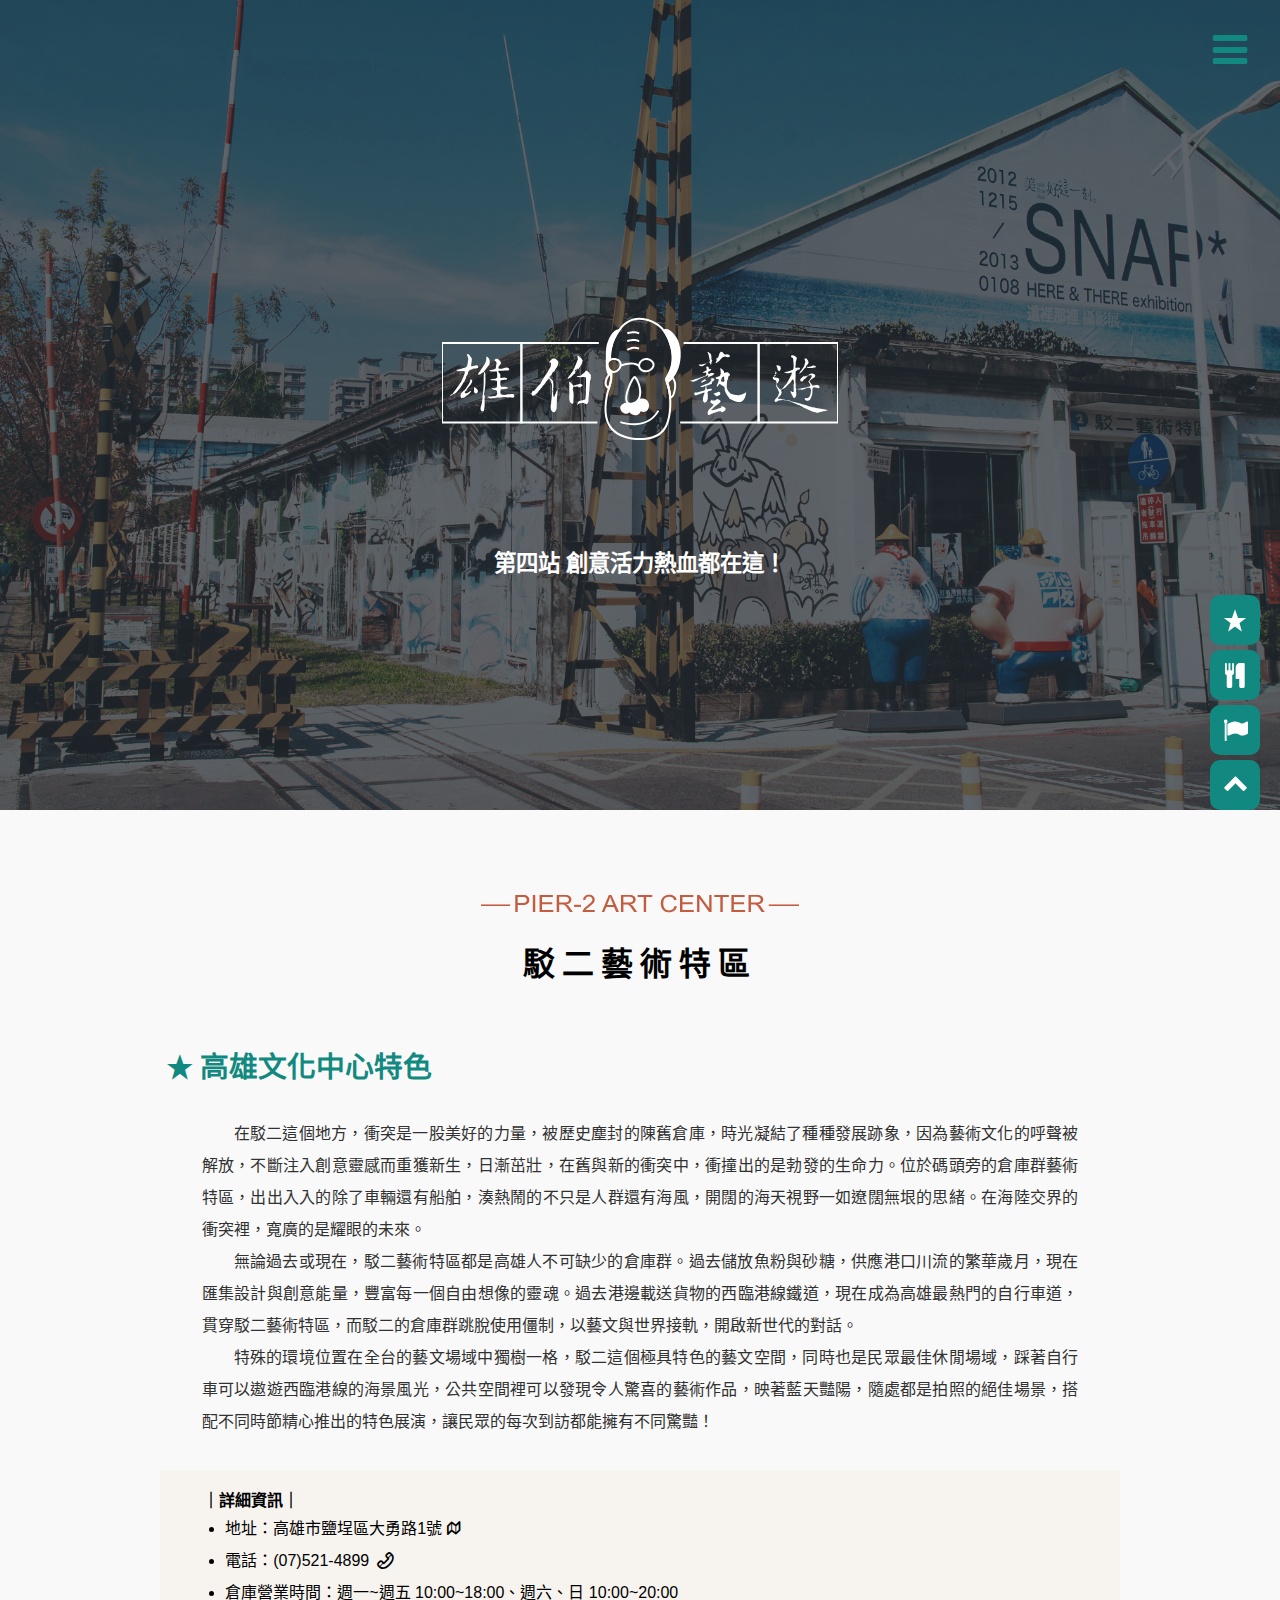
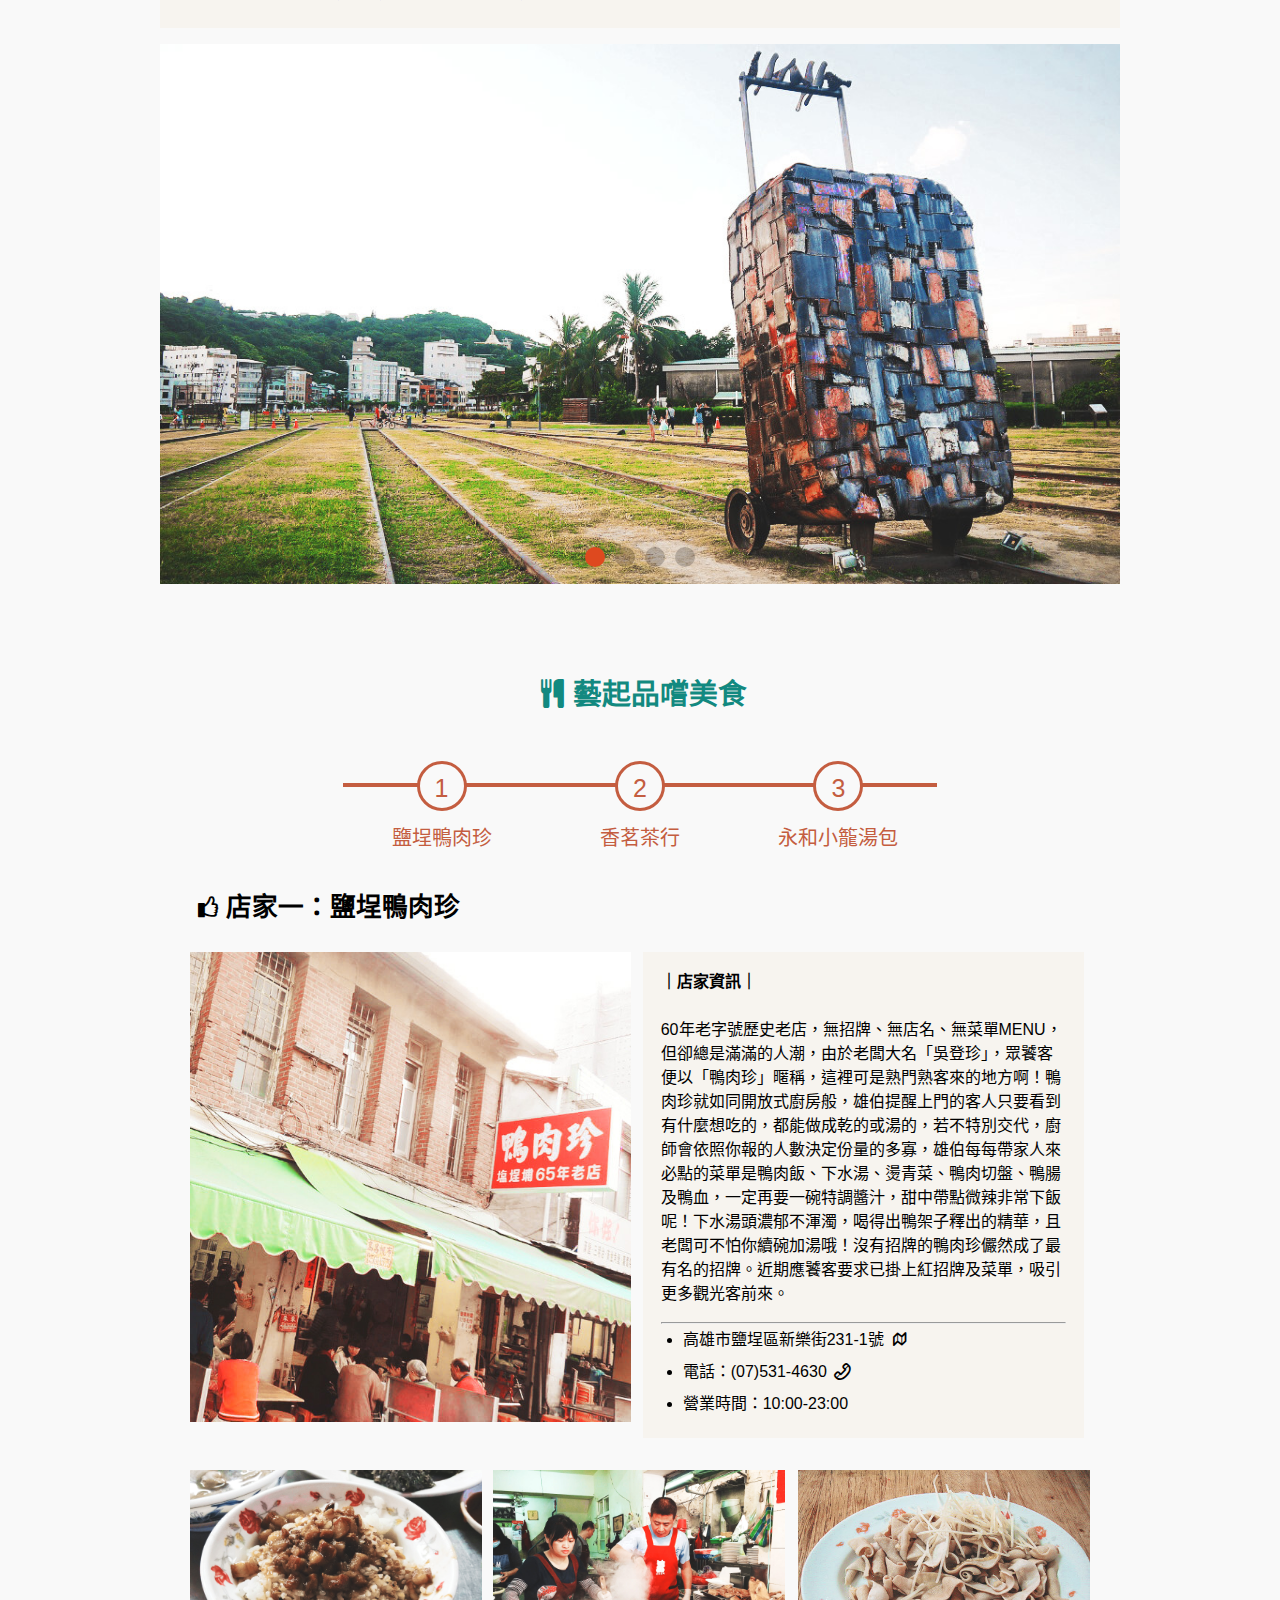
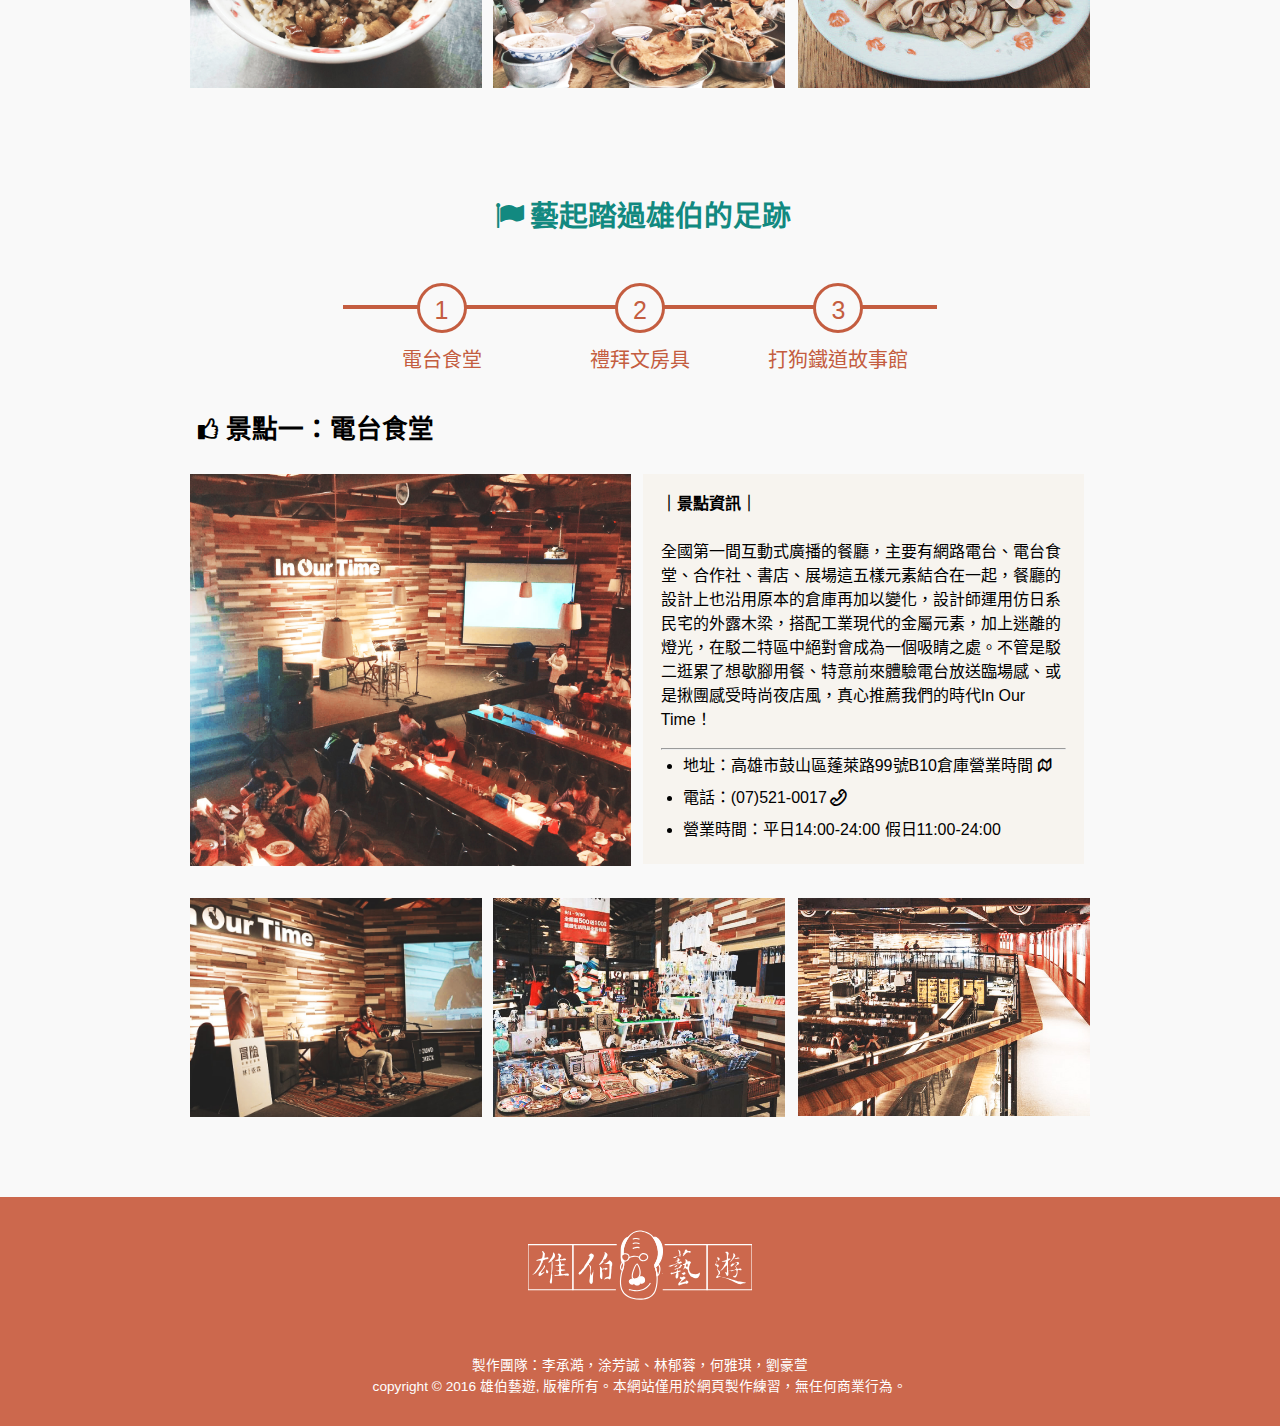
<file: art_item_4.html>
<!DOCTYPE html>
<html xmlns="http://www.w3.org/1999/xhtml" prefix="fb: http://www.facebook.com/2008/fbml" xml:lang="zh-TW" lang="zh-TW">
    <head>
        <meta charset="UTF-8">
        <title>來去｜駁二藝術特區</title>
        <link rel="shortcut icon" href="images/pageicon30.png" type="image/vnd.microsoft.icon">
        <link rel="shortcut icon" href="images/pageicon30.png" type="image/x-icon">
        <link rel="stylesheet" type="text/css" href="css/fontello2/css/fontello.css" media="screen">
        <link rel="stylesheet" type="text/css" href="css/layout.min.css" media="screen">
        <link rel="stylesheet" type="text/css" href="css/hsiung2.min.css" media="screen">
        <link rel="stylesheet" type="text/css" href="css/style.min.css" media="screen">
        <link rel="stylesheet" type="text/css" href="css/art_item_1.min.css" media="screen">
        <link rel="stylesheet" type="text/css" href="css/ui.min.css" media="screen">
        <link rel="stylesheet" type="text/css" href="css/menu.min.css" media="screen">
        <link rel="stylesheet" href="js/swiper/css/swiper.min.css" type="text/css" media="screen">
        <link rel="stylesheet" type="text/css" href="css/Photo_Carousel_4.min.css" media="screen">
        <meta http-equiv="cache-control" content="no-cache">
        <meta name="viewport" content="width=device-width, user-scalable=no, initial-scale=1.0">
        <meta name="HandheldFriendly" content="true">
        <meta http-equiv="X-UA-Compatible" content="IE=Edge,chrome=1">
        <meta property="og:title" content="雄伯藝遊">
        <meta property="og:description" content="跟著雄伯一起走透透玩高雄">
        <meta property="og:type" content="website">
        <meta property="og:url" content="http://www.yurong.clouds.twgogo.org/hsiung/">
        <meta property="og:image" content="http://www.yurong.clouds.twgogo.org/hsiung/images/fb.jpg">
        <meta property="og:site_name" content="雄伯藝遊">
        <meta property="og:locale" content="zh_TW">
        <meta property="og:locale:alternate" content="en_US">
        <script>document.createElement('picture');</script>


    </head>
    <body>
        <div id="page" class="pos-r bgColor">
            <div id="wrapper" class="pos-r">
                <div class="menu">
                    <ul class="tw">
                        <li><a href="index.html#about"><span class="icon-male"></span>挖系雄伯</a></li>
                        <li><a href="index.html#art_center"><span class="icon-home"></span>來去藝文中心<span class="icon-down-open" style="color:#128980;"></span></a>
                            <ul class="menu2">
                                <li><a href="art_item_1.html"><span class="icon-location"></span>大東藝術中心</a></li>
                                <li><a href="art_item_2.html"><span class="icon-location"></span>高雄文化中心</a></li>
                                <li><a href="art_item_3.html"><span class="icon-location"></span>高雄美術館</a></li>
                                <li><a href="javascript:void(0)#contact" data-scroll><span class="icon-location"></span>駁二藝術特區</a></li>
                                <li><a href="art_item_5.html"><span class="icon-location"></span>高雄圖書總館</a></li>
                            </ul>
                        </li>
                        <li><a href="contact.html"><span class="icon-comment"></span>聯絡雄伯</a></li>
                    </ul>
                </div><!--menu-->
                <a href="#page" class="menu-opener" data-scroll></a>

                <header class="w-100 pos-r">
                    <div class="header-picture" style="background-image:url('images/art_item4/photo4-3.jpeg')">
                        <div class="mask" style=""></div>
                        <div class="pd-box ta-c pos-r">
                            <div class="container ta-c cf pos-r">
                                <div class="logo-wrap ta-c"></div>
                                <h5 class="tw text-white">第四站 創意活力熱血都在這！</h5>
                            </div>
                        </div>                
                    </div><!--header-picture-->
                </header>
                <div class="w-100">

                    <article id="art" class="container cf ta-c pos-r"><!--article1-->
                        <div class="lineitem4"></div>
                        <h2 class="tw text-black ta-c">駁二藝術特區</h2>

                        <section class="gw-12 omega"><!--table1-->   
                            <div class="article-content-2 cf">
                                <h3 id="center" class="icon-star fontColor3 tw pt2 pb-1">高雄文化中心特色</h3>
                                <div class="article-content-3 cf">
                                    <p class="tw">
                                        在駁二這個地方，衝突是一股美好的力量，被歷史塵封的陳舊倉庫，時光凝結了種種發展跡象，因為藝術文化的呼聲被解放，不斷注入創意靈感而重獲新生，日漸茁壯，在舊與新的衝突中，衝撞出的是勃發的生命力。位於碼頭旁的倉庫群藝術特區，出出入入的除了車輛還有船舶，湊熱鬧的不只是人群還有海風，開闊的海天視野一如遼闊無垠的思緒。在海陸交界的衝突裡，寬廣的是耀眼的未來。
                                    </p>
                                    <p class="tw">
                                        無論過去或現在，駁二藝術特區都是高雄人不可缺少的倉庫群。過去儲放魚粉與砂糖，供應港口川流的繁華歲月，現在匯集設計與創意能量，豐富每一個自由想像的靈魂。過去港邊載送貨物的西臨港線鐵道，現在成為高雄最熱門的自行車道，貫穿駁二藝術特區，而駁二的倉庫群跳脫使用僵制，以藝文與世界接軌，開啟新世代的對話。
                                    </p>
                                    <p class="tw">
                                        特殊的環境位置在全台的藝文場域中獨樹一格，駁二這個極具特色的藝文空間，同時也是民眾最佳休閒場域，踩著自行車可以遨遊西臨港線的海景風光，公共空間裡可以發現令人驚喜的藝術作品，映著藍天豔陽，隨處都是拍照的絕佳場景，搭配不同時節精心推出的特色展演，讓民眾的每次到訪都能擁有不同驚豔！
                                    </p>
                                </div>
                            </div>
                            <div class="article-content-2 cf pt2">
                                <div class="gw-12 omega bgColor2 ta-l padding-inside tw">
                                    <div class="article-content-4 cf">
                                        <b>｜詳細資訊｜</b>
                                        <ul>
                                            <li class="">地址：高雄市鹽埕區大勇路1號<a class="icon-map" href="https://goo.gl/maps/xPR9VdTw35N2" target="_blank"></a>
                                            </li>

                                            <li class="">電話：(07)521-4899
                                                <a class="icon-phone-outline" onclick="location.href='tel:075214899'"></a>
                                            </li>
                                            <li class="">倉庫營業時間：週一~週五 10:00~18:00、週六、日 10:00~20:00
                                            </li>
                                        </ul>
                                    </div>
                                </div>
                            </div>

                            <!--photosliders-->
                            <div class="article-content-2">
                                <div class="gw-12 omega  pt-1">
                                    <div class="swiper-container">
                                        <div class="swiper-wrapper">
                                            <div class="swiper-slide pos-r mh-60" data-slide="1">
                                                <!--                                            <div class="ui-mask"></div>-->

                                            </div><!--swiper-slide-->
                                            <!--------------------------------------------------------->                              
                                            <div class="swiper-slide pos-r mh-60" data-slide="2">
                                                <div class="ui-mask"></div>
                                            </div>
                                            <!---------------------------------------------------------> 
                                            <div class="swiper-slide pos-r mh-60" data-slide="3">
                                                <div class="ui-mask"></div>

                                            </div>
                                            <!--------------------------------------------------------->
                                            <div class="swiper-slide pos-r mh-60" data-slide="4">
                                                <div class="ui-mask"></div>
                                            </div>
                                            <!--------------------------------------->
                                        </div><!--swiper-wrapper-->
                                        <div class="swiper-pagination"></div><!--swiper-pagination-->
                                    </div><!--sw-container-->
                                </div>
                            </div>

                        </section><!--table1 end-->
                    </article><!--article1 end-->

                    <div class="content2">
                        <article id="food" class="gw-12 omega tw"><!--article2-->
                            <h3 class="icon-food fontColor3 ta-c pd-1">藝起品嚐美食</h3>
                            <div class="button">
                                <div class="icon-food gw-12 omega mobi fontColor2 button1">店家一：鹽埕鴨肉珍</div>
                                <div class="icon-food gw-12 omega mobi fontColor2 button2">店家二：香茗茶行</div>
                                <div class="icon-food gw-12 omega mobi fontColor2 button3">店家三：永和小籠湯包</div>
                            </div>
                            <div id="threeCirlcle" class="ta-c" style="position:relative;"><!--三個圈圈-->
                                <div class="item_line"></div>
                                <a href="javascript:void(0)" class="button1">1
                                    <div class="item_word fontColor2">鹽埕鴨肉珍</div>
                                </a>
                                <a href="javascript:void(0)" class="button2">2
                                    <div class="item_word fontColor2">香茗茶行</div>
                                </a>
                                <a href="javascript:void(0)" class="button3">3
                                    <div class="item_word fontColor2">永和小籠湯包</div>
                                </a>
                            </div>


                            <section class="gw-12 omega control1 presrt"><!--table2_1-->
                                <h4 class="pd-1 buttomtop icon-thumbs-up-1 tw">店家一：鹽埕鴨肉珍</h4>
                                <div class="gw-12 omega">   
                                    <div class="gw-6 bgc-brown-20" style="">
                                        <img src="images/art_item4/B001.jpeg" class="img-100" alt="">
                                    </div>
                                    <div class="gw-6 omega bgColor2 padding-inside tw">
                                        <div class="pb-1 tw">
                                            <b>｜店家資訊｜</b><br><br>
                                            60年老字號歷史老店，無招牌、無店名、無菜單MENU，但卻總是滿滿的人潮，由於老闆大名「吳登珍」，眾饕客便以「鴨肉珍」暱稱，這裡可是熟門熟客來的地方啊！鴨肉珍就如同開放式廚房般，雄伯提醒上門的客人只要看到有什麼想吃的，都能做成乾的或湯的，若不特別交代，廚師會依照你報的人數決定份量的多寡，雄伯每每帶家人來必點的菜單是鴨肉飯、下水湯、燙青菜、鴨肉切盤、鴨腸及鴨血，一定再要一碗特調醬汁，甜中帶點微辣非常下飯呢！下水湯頭濃郁不渾濁，喝得出鴨架子釋出的精華，且老闆可不怕你續碗加湯哦！沒有招牌的鴨肉珍儼然成了最有名的招牌。近期應饕客要求已掛上紅招牌及菜單，吸引更多觀光客前來。
                                        </div>
                                        <hr>
                                        <ul>
                                            <li class="">
                                                高雄市鹽埕區新樂街231-1號
                                                <a class="icon-map" href="https://goo.gl/maps/Ah72MtmSU4U2" target="_blank"></a>
                                            </li>
                                            <li class="">電話：(07)531-4630
                                                <a class="icon-phone-outline" onclick="location.href='tel:(07)531-4630'"></a>
                                            </li>
                                            <li class="">營業時間：10:00-23:00</li>
                                        </ul>
                                    </div>
                                </div>
                                <div class="gw-12 omega" style="margin-top:1em;">
                                    <div class="gw-4 bgc-brown-50" style="margin-top:1em;">
                                        <img src="images/art_item4/B002.jpeg" class="img-100" alt="">
                                    </div>
                                    <div class="gw-4 bgc-brown-50" style="margin-top:1em;">
                                        <img src="images/art_item4/B003.jpeg" class="img-100" alt="">
                                    </div>
                                    <div class="gw-4 omega bgc-brown-50" style="margin-top:1em;">
                                        <img src="images/art_item4/B004.jpeg" class="img-100" alt="">
                                    </div>
                                </div>
                            </section><!--table2_1 end-->

                            <section class="gw-12 omega control2"><!--table2_2-->
                                <h4 class="buttomtop pb-1 icon-thumbs-up-1">店家二：傳統茶行－香茗茶行</h4>
                                <div class="gw-12 omega">
                                    <div class="gw-6 bgc-brown-20" style="">
                                        <img src="images/art_item4/C001.jpeg" class="img-100" alt="">
                                    </div>
                                    <div class="gw-6 omega bgColor2 padding-inside tw">
                                        <div class="pb-1 tw">
                                            <b>｜店家資訊｜</b><br><br>
                                            香茗茶行開業於1946年，已經是傳香六十載的老店了，為跟上時代的腳步，開始販售一些調味的茶類，基本厚實的功夫加上一些變化，產品自然比外面的泡沫紅茶店紮實，價格親民且完全不使用化學添加物，堅持以茶品的原味服務消費者，尤其鮮奶茶更是首選，香茗鮮奶茶選用一整罐高大牧場的特級鮮牛奶，甜度低不膩口，喝完整杯也毫無負擔，奶味十足！而雄伯最愛他們家的桂花烏龍，濃郁的烏龍茶味帶著芬芳的桂花香，是雄伯爬完壽山後除白開水外的最佳飲品。因應高雄霜淇淋掀起一陣旋風，老闆兒子開始推出茶風味霜淇淋，運用自家精心挑選的茶葉，霜淇淋的每一圈都是實心的，強調不另外添加鮮奶油、乳化劑、安定劑、膨鬆劑、椰子油、色素、糖漿，冰品基底材料是澳洲，正因為如此，你能感受到細碎的冰砂感，較不綿密但卻很健康啊！
                                        </div>
                                        <hr>
                                        <ul>
                                            <li class="">
                                                地址：高雄市鹽埕區五福四路264號<a class="icon-map" href="https://goo.gl/maps/weVM3gbeWcL2" target="_blank"></a>
                                            </li>
                                            <li class="">
                                                電話：(07)553-8242 <a class="icon-phone-outline" onclick="location.href='tel:(07)553-8242'"></a>
                                            </li>
                                            <li class="">
                                                營業時間：營業時間：9:00-21:00<br>
                                            </li>
                                        </ul>
                                    </div> 
                                </div>
                                <div class="gw-12 omega" style="margin-top:1em;">
                                    <div class="gw-4 bgc-brown-50" style="margin-top:1em;">
                                        <img src="images/art_item4/C002.jpeg" class="img-100" alt="">
                                    </div>
                                    <div class="gw-4 bgc-brown-50" style="margin-top:1em;">
                                        <img src="images/art_item4/C003.jpeg" class="img-100" alt="">
                                    </div>
                                    <div class="gw-4 omega bgc-brown-50" style="margin-top:1em;">
                                        <img src="images/art_item4/C004.jpeg" class="img-100" alt="">
                                    </div>
                                </div>
                            </section><!--table2_2 end-->

                            <section class="gw-12 omega control3"><!--table2_3-->
                                <h4 class="gw-12 omega buttomtop pb-1 icon-thumbs-up-1">店家三：永和小籠湯包</h4>
                                <div class="gw-12 omega">
                                    <div class="gw-6 bgc-brown-20" style="">
                                        <img src="images/art_item4/A001.jpeg" class="img-100" alt="">
                                    </div>
                                    <div class="gw-6 omega bgColor2 padding-inside tw">
                                        <div class="pb-1 tw">
                                            <b>｜店家資訊｜</b><br><br>
                                            這家老字號小籠湯包是許多外地人不知道的巷弄平價美食，老闆每天新鮮現做，當場就可以看到老闆用鐵棍桿皮，兩手巧妙的搭配，這可是老闆多年來累積的經驗值才能做出皮薄內餡飽滿多汁的湯包，雄伯常來這裡享受下午茶，如果想當正餐的話，可以點一籠湯包加上一碗酸辣湯，保證讓你大滿足！滿嘴小籠包爆漿肉汁，配上一口清爽的酸辣湯，味道搭配的恰恰好。
                                        </div>
                                        <hr>
                                        <ul>
                                            <li class="">
                                                地址：高雄市鹽埕區鹽埕街33號<a class="icon-map" href="https://goo.gl/maps/VDKDce6Kq9A2" target="_blank"></a>
                                            </li>
                                            <li class="">
                                                電話：（07）521-3852<a class="icon-phone-outline" onclick="location.href='tel:075213852'"></a>
                                            </li>
                                            <li class="">
                                                營業時間：11:00-21:00，每週日公休
                                            </li>
                                        </ul>
                                    </div>

                                </div>
                                <div class="gw-12 omega" style="margin-top:1em;">
                                    <div class="gw-4 bgc-brown-50" style="margin-top:1em;">
                                        <img src="images/art_item4/A002.jpeg" class="img-100" alt="">
                                    </div>
                                    <div class="gw-4 bgc-brown-50" style="margin-top:1em;">
                                        <img src="images/art_item4/A003.jpeg" class="img-100" alt="">
                                    </div>
                                    <div class="gw-4 omega bgc-brown-50" style="margin-top:1em;">
                                        <img src="images/art_item4/A004.jpeg" class="img-100" alt="">
                                    </div>
                                </div>
                            </section><!--table2_3 end-->
                        </article><!--article2 end-->

                        <article id="attractions" class="gw-12 omega pt-3 pb-5 tw"><!--article3-->
                            <h3 class="icon-flag fontColor3 ta-c pd-1">藝起踏過雄伯的足跡</h3>
                            <div class="button">
                                <div class="icon-flag gw-12 omega mobi fontColor2 button4">電台食堂In Our Time</div>
                                <div class="icon-flag gw-12 omega mobi fontColor2 button5">禮拜文房具</div>
                                <div class="icon-flag gw-12 omega mobi fontColor2 button6">打狗鐵道故事館</div>
                            </div>
                            <div id="threeCirlcle" class="ta-c" style="position:relative;"><!--三個圈圈-->
                                <div class="item_line"></div>
                                <a href="javascript:void(0)" class="button4">1
                                    <div class="item_word fontColor2">電台食堂</div>
                                </a>
                                <a href="javascript:void(0)" class="button5">2
                                    <div class="item_word fontColor2">禮拜文房具</div>
                                </a>
                                <a href="javascript:void(0)" class="button6">3
                                    <div class="item_word fontColor2">打狗鐵道故事館</div>
                                </a>
                            </div>
                            <section class="gw-12 omega control4 presrt"><!--table3_1-->
                                <h4 class="pd-1 buttomtop icon-thumbs-up-1">景點一：電台食堂</h4>
                                <div class="gw-12 omega">
                                    <div class="gw-6 bgc-brown-20" style="">
                                        <img src="images/art_item4/G001.jpeg" class="img-100" alt="">
                                    </div>
                                    <div class="gw-6 omega bgColor2 padding-inside tw">
                                        <div class="pb-1 tw">
                                            <b>｜景點資訊｜</b>
                                            <br><br>
                                            全國第一間互動式廣播的餐廳，主要有網路電台、電台食堂、合作社、書店、展場這五樣元素結合在一起，餐廳的設計上也沿用原本的倉庫再加以變化，設計師運用仿日系民宅的外露木梁，搭配工業現代的金屬元素，加上迷離的燈光，在駁二特區中絕對會成為一個吸睛之處。不管是駁二逛累了想歇腳用餐、特意前來體驗電台放送臨場感、或是揪團感受時尚夜店風，真心推薦我們的時代In Our Time！
                                        </div>
                                        <hr>
                                        <ul>
                                            <li class="">
                                                地址：高雄市鼓山區蓬萊路99號B10倉庫營業時間<a class="icon-map" href="https://goo.gl/maps/p728gDWtUBx" target="_blank"></a>
                                            </li>
                                            <li class="">
                                                電話：(07)521-0017<a class="icon-phone-outline" onclick="location.href='tel:(07)521-0017"></a>
                                            </li>
                                            <li class="">
                                                營業時間：平日14:00-24:00 假日11:00-24:00 
                                            </li>
                                        </ul>
                                    </div>
                                </div>
                                <div class="gw-12 omega" style="margin-top:1em;">
                                    <div class="gw-4 bgc-brown-50" style="margin-top:1em;">
                                        <img src="images/art_item4/G002.jpeg" class="img-100" alt="">
                                    </div>
                                    <div class="gw-4 bgc-brown-50" style="margin-top:1em;">
                                        <img src="images/art_item4/G003.jpeg" class="img-100" alt="">
                                    </div>
                                    <div class="gw-4 omega bgc-brown-50" style="margin-top:1em;">
                                        <img src="images/art_item4/G004.jpeg" class="img-100" alt="">
                                    </div>
                                </div>
                            </section><!--table3_1 end-->



                            <section class="gw-12 omega control5"><!--table3_2-->
                                <h4 class="pd-1 buttomtop icon-thumbs-up-1">景點二：禮拜文房具</h4>
                                <div class="gw-12 omega">
                                    <div class="gw-6 bgc-brown-20" style="">
                                        <img src="images/art_item4/F001.jpeg" class="img-100" alt="">
                                    </div>

                                    <div class="gw-6 omega bgColor2 padding-inside tw">
                                        <div class="pb-1 tw">
                                            <b>｜景點資訊｜</b>
                                            <br><br>
                                            如果你是文具控，那麼就千萬別錯過這家店，「禮拜文房具」是文具天堂，來自世界各地的文具們都聚集在這個小空間裡，店內的開放式及挑高設計讓人像在圖書館一樣舒適，所有文具整齊的擺飾，看著店內商品彷彿也跟著環遊世界一樣，尤其經典的蠟印是雄伯最喜歡購買的文具，台灣比較少見，雄伯特愛在信封以蠟印封口，另外，店內還有特別的DIY印章組，能夠自己組合想要的印章文字及模式，結帳櫃檯放有歐洲中古時期的收銀機，整間店充滿著復古的文青氣息。
                                        </div>
                                        <hr>
                                        <ul>
                                            <li class="">
                                                地址：高雄市鹽埕區大義街2號 C6-10<a class="icon-map" href="https://goo.gl/maps/ruvfLhrKAXQ2" target="_blank"></a>
                                            </li>
                                            <li class="">
                                                電話：(07)521-6823<a class="icon-phone-outline" onclick="location.href='tel:(07)521-6823"></a>
                                            </li>
                                            <li class="">
                                                開放時間：星期二至星期日　10:30 - 19:30
                                            </li>
                                        </ul>
                                    </div>


                                </div>
                                <div class="gw-12 omega" style="margin-top:1em;">
                                    <div class="gw-4 bgc-brown-50" style="margin-top:1em;">
                                        <img src="images/art_item4/F002.jpeg" class="img-100" alt="">
                                    </div>
                                    <div class="gw-4 bgc-brown-50" style="margin-top:1em;">
                                        <img src="images/art_item4/F003.jpeg" class="img-100" alt="">
                                    </div>
                                    <div class="gw-4 omega bgc-brown-50" style="margin-top:1em;">
                                        <img src="images/art_item4/F004.jpeg" class="img-100" alt="">
                                    </div>
                                </div>
                            </section><!--table3_2 end-->

                            <section class="gw-12 omega control6"><!--table3_3-->
                                <h4 class="pd-1 buttomtop icon-thumbs-up-1">景點三：哈瑪星鐵路文化園區</h4>
                                <div class="gw-12 omega">
                                    <div class="gw-6 bgc-brown-20" style="">
                                        <img src="images/art_item4/H001.jpeg" class="img-100" alt="">
                                    </div>

                                    <div class="gw-6 omega bgColor2 padding-inside tw">
                                        <div class="pb-1 tw">
                                            <b>｜景點資訊｜</b>
                                            <br><br>
                                            哈瑪星鐵道文化園區原為高雄港站，是高雄第一個火車站，為高雄當時開啟了海陸聯運的發展。二次大戰時，火車站不幸遭受空襲摧毀，在經過簡易整修後，保存當時的文獻與器具，高雄港站如今以打狗鐵道故事館的全新面貌呈現。這邊的鐵道古蹟保存狀況十分完整，是全臺灣唯一可以進行動態復駛的百年火車站。而在打狗鐵道故事館外，則有重新規劃的廣大綠地，全區面積達到12座足球場。綠地中可見到一墩十分耀眼的天空雲台，是由有38年歷史的紅色路橋改建而成。從駁二藝術特區延伸至此，哈瑪星鐵道文化園區，也成為高雄居民及外國遊客的最愛。
                                        </div>
                                        <hr>
                                        <ul>
                                            <li class="">
                                                地址：高雄市鼓山區鼓山一路32號<a class="icon-map" href="https://goo.gl/maps/xpRqnjH9ZRQ2" target="_blank"></a>
                                            </li>
                                            <li class="">
                                                電話：(07)531-6209<a class="icon-phone-outline" onclick="location.href='tel:(07)531-6209"></a>
                                            </li>
                                            <li class="">
                                                營業時間：週二-週日 10:00-18:00 
                                            </li>
                                        </ul>
                                    </div>


                                </div>
                                <div class="gw-12 omega" style="margin-top:1em;">
                                    <div class="gw-4 bgc-brown-50" style="margin-top:1em;">
                                        <img src="images/art_item4/H002.jpeg" class="img-100" alt="">
                                    </div>
                                    <div class="gw-4 bgc-brown-50" style="margin-top:1em;">
                                        <img src="images/art_item4/H003.jpeg" class="img-100" alt="">
                                    </div>
                                    <div class="gw-4 omega bgc-brown-50" style="margin-top:1em;">
                                        <img src="images/art_item4/H004.jpeg" class="img-100" alt="">
                                    </div>
                                </div>
                            </section><!--table3_3 end-->
                        </article><!--article3 end-->
                    </div>
                </div>
                <footer class="w-100">
                    <div class="container">
                        <div class="ta-c">
                            <div class="footer-logo ta-c"></div>
                            <div class="block pb2">
                               
                                <p class="tw text-white">製作團隊：李承澔，涂芳誠、林郁蓉，何雅琪，劉豪萱</p>
                                <p class="tw text-white">copyright © 2016 雄伯藝遊, 版權所有。本網站僅用於網頁製作練習，無任何商業行為。</p>
                            </div>
                        </div>

                    </div>
                </footer>

                <div class="right_item">
                    <a class="icon-star ta-c" href="#art" data-scroll></a>
                    <a class="icon-food ta-c" href="#food" data-scroll></a>
                    <a class="icon-flag ta-c" href="#attractions" data-scroll></a>
                    <a class="icon-up-open ta-c" href="#" data-scroll></a>

                </div>
            </div>
        </div>



        <script src="js/jquery-1.11.3.min.js"></script>
        <script src="js/smooth-scroll.min.js"></script>
        <script src="js/sdMenu.js"></script>
        <script src="js/swiper/js/swiper.min.js"></script>
        <!--三個圈圈的JS-->
        <script>
            $(function(){
                $('.button1').click(function(e){
                    $('.control1').removeClass('presrt');
                    $('.control1').addClass('in');
                    $('.control2').removeClass('in');
                    $('.control3').removeClass('in');
                });
            });
            $(function(){
                $('.button2').click(function(e){
                    $('.control1').removeClass('presrt');
                    $('.control1').removeClass('in');
                    $('.control2').addClass('in');
                    $('.control3').removeClass('in');
                });
            });
            $(function(){
                $('.button3').click(function(e){
                    $('.control1').removeClass('presrt');
                    $('.control1').removeClass('in');
                    $('.control2').removeClass('in');
                    $('.control3').addClass('in');
                });
            });
            //            第二組三個圈圈
            $(function(){
                $('.button4').click(function(e){
                    $('.control4').removeClass('presrt');
                    $('.control4').addClass('in');
                    $('.control5').removeClass('in');
                    $('.control6').removeClass('in');
                });
            });
            $(function(){
                $('.button5').click(function(e){
                    $('.control4').removeClass('presrt');
                    $('.control4').removeClass('in');
                    $('.control5').addClass('in');
                    $('.control6').removeClass('in');
                });
            });
            $(function(){
                $('.button6').click(function(e){
                    $('.control4').removeClass('presrt');
                    $('.control4').removeClass('in');
                    $('.control5').removeClass('in');
                    $('.control6').addClass('in');
                });
            });
            //==================照片輪播=====================//
            var swiper = new Swiper('.swiper-container', {
                pagination: '.swiper-pagination',
                slidesPerView: 1,
                loopedSlides : 3,
                centeredSlides: true,
                paginationClickable: true,
                spaceBetween: 0,
                setWrapperSize :true,
                //loop: true,
                observer:true,
                autoplay: 3000,
                speed: 1000,
                grabCursor: true,
            });
            //==================照片輪播=====================//
        </script>
    </body>
</html>
</file>
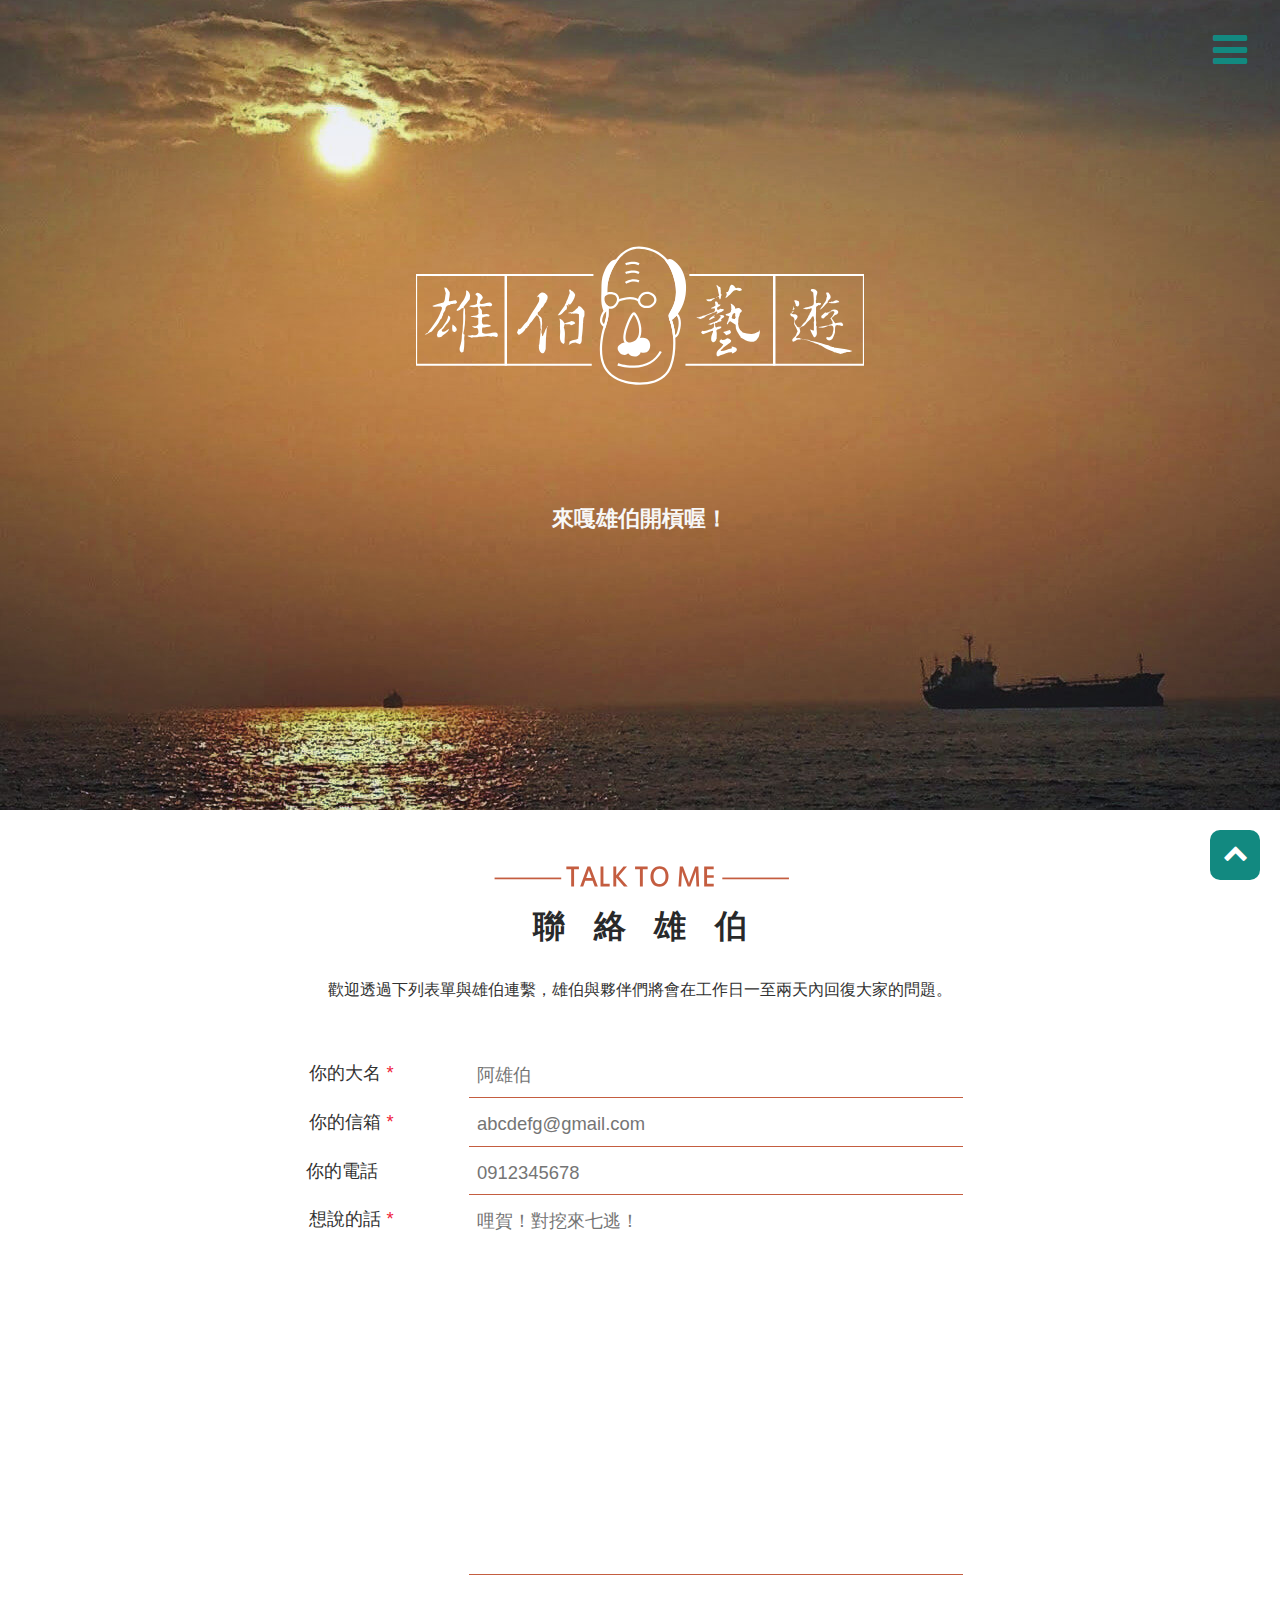
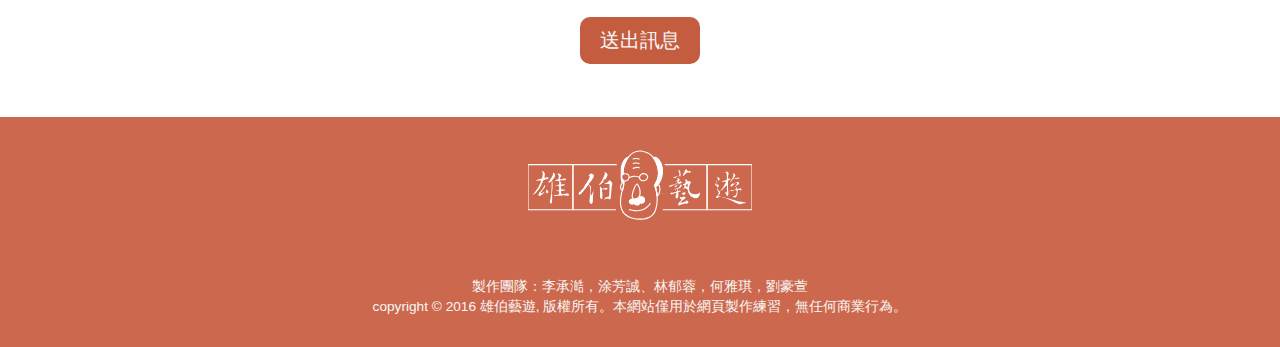
<file: contact.html>
<!DOCTYPE html>
<html lang="">
    <head>
        <meta charset="UTF-8">
        <title>雄伯藝遊｜聯絡雄伯</title>
        <link rel="shortcut icon" href="images/pageicon.png" type="image/vnd.microsoft.icon">
        <link rel="shortcut icon" href="images/pageicon.png" type="image/x-icon"> 
        <link rel="stylesheet" type="text/css" href="css/layout.min.css" media="screen">
        <link rel="stylesheet" type="text/css" href="css/hsiung.min.css" media="screen">
        <link rel="stylesheet" type="text/css" href="css/fontello/css/fontello.css" media="screen">
        <link rel="stylesheet" type="text/css" href="css/menu.min.css" media="screen">
        <link rel="stylesheet" type="text/css" href="css/contact.min.css" media="screen">
        <meta http-equiv="cache-control" content="no-cache">  
        <meta name="viewport" content="width=device-width, user-scalable=no, initial-scale=1.0">
        <meta name="HandheldFriendly" content="true">
        <meta http-equiv="X-UA-Compatible" content="IE=Edge,chrome=1">
        <meta property="og:title" content="雄伯藝遊">
        <meta property="og:description" content="跟著雄伯一起走透透玩高雄">
        <meta property="og:type" content="website">
        <meta property="og:url" content="http://www.yurong.clouds.twgogo.org/hsiung/"> 
        <meta property="og:image"  
              content="http://www.yurong.clouds.twgogo.org/hsiung/images/fb.jpg"> 
        <meta property="og:site_name" content="雄伯藝遊">
        <meta property="og:locale" content="zh_TW">
        <meta property="og:locale:alternate" content="en_US">
        <script src="js/loopingVid.js"></script><!--影片輪播的JS-->
    </head>
    <body>

        <div id="page" class="pos-r bgColor">

            <div class="menu">
                <ul class="tw">
                    <li><a href="index.html#about"><span class="icon-male"></span>挖系雄伯</a></li>
                    <li><a href="index.html#art_center"><span class="icon-home"></span>來去藝文中心<span class="icon-down-open" style="color:#128980;"></span></a>
                        <ul class="menu2">
                            <li><a href="art_item_1.html"><span class="icon-location"></span>大東藝術中心</a></li>
                            <li><a href="art_item_2.html"><span class="icon-location"></span>高雄文化中心</a></li>
                            <li><a href="art_item_3.html"><span class="icon-location"></span>高雄美術館</a></li>
                            <li><a href="art_item_4.html"><span class="icon-location"></span>駁二藝術特區</a></li>
                            <li><a href="art_item_5.html"><span class="icon-location"></span>高雄圖書總館</a></li>
                        </ul>
                    </li>
                    <li><a href="javascript:void(0)#contact" data-scroll><span class="icon-comment"></span>聯絡雄伯</a></li>
                </ul>
            </div><!--menu-->
            <a href="#page" class="menu-opener" data-scroll></a>
            <header id="123" class="w-100 pos-r">
                <div class="header-picture" style="background-image:url('images/contact.jpeg')">
                    <div class="" style=""></div>
                    <div class="pd-box ta-c pos-r">
                        <div class="container ta-c cf pos-r">
                            <div class="logo-wrap"></div>
                            <h5 class="tw text-white">來嘎雄伯開槓喔！</h5>
                        </div>
                    </div>                
                </div><!--header-picture-->


            </header>

            <article id="contact" class="w-100 pt3">
                <section id="about" class="container cf ta-c pos-r">
                    <div class="line3"></div>
                    <h2 class="tw text-black ta-c">聯 絡 雄 伯</h2>
                    <div class="article-content cf pt2 pb3">
                        <p class="tw">
                            歡迎透過下列表單與雄伯連繫，雄伯與夥伴們將會在工作日一至兩天內回復大家的問題。</p>
                    </div>

                    <div class="contact-content cf pb3">

                        <form action="mailto:xxxxxx@gmail.com" method="post" 
                              enctype="text/plain" accept-charset="UTF-8" id="web-form">
                            <div class="w-100">
                                <label for="fname" data-required class="ui-font-d f-bold">
                                    你的大名
                                </label>
                                <input type="text" 
                                       placeholder=" 阿雄伯 " 
                                       required="required" name="fname" class="tw">
                            </div><!--w-100-->
                            <div class="w-100">
                                <label for="femail" data-required class="ui-font-d f-bold">
                                    你的信箱
                                </label>
                                <input type="email"  
                                       placeholder=" abcdefg@gmail.com " 
                                       required="required" name="femail" class="tw">
                            </div><!--w-100-->
                            <div class="w-100">
                                <label for="ftel" class="ui-font-d f-bold">
                                    你的電話&nbsp;&nbsp;&nbsp;
                                </label>
                                <input type="tel"  
                                       placeholder=" 0912345678 " 
                                       name="ftel" class="tw">
                            </div><!--w-100-->
                            <div class="w-100">
                                <label for="fmsg" data-required class="ui-font-d f-bold">
                                    想說的話
                                </label>
                                <textarea name="fmsg" 
                                          placeholder=" 哩賀！對挖來七逃！ " 
                                          cols="30" rows="10" 
                                          required="required" class="tw"></textarea>
                            </div><!--w-100-->
                            <div class="w-100">
                                <input class="ui-btn tw" type="submit" value="送出訊息">
                            </div>
                        </form>

                    </div><!--contact-content-->

                </section>

            </article>

            <footer class="w-100">
                <div class="container">
                    <div class="ta-c">
                        <div class="footer-logo ta-c"></div>
                        <div class="block pb2">
                        
                                <p class="tw text-white">製作團隊：李承澔，涂芳誠、林郁蓉，何雅琪，劉豪萱</p>
                                <p class="tw text-white">copyright © 2016 雄伯藝遊, 版權所有。本網站僅用於網頁製作練習，無任何商業行為。</p>
                        </div>
                    </div>

                </div>
            </footer>
            <a class="icon-up-open ta-c" id="gotop" href="#" data-scroll></a>


        </div>

        <script src="js/jquery-1.11.3.min.js"></script>
        <script src="js/smooth-scroll.min.js"></script>
        <script src="js/sdMenu.js"></script>
    </body>
</file>
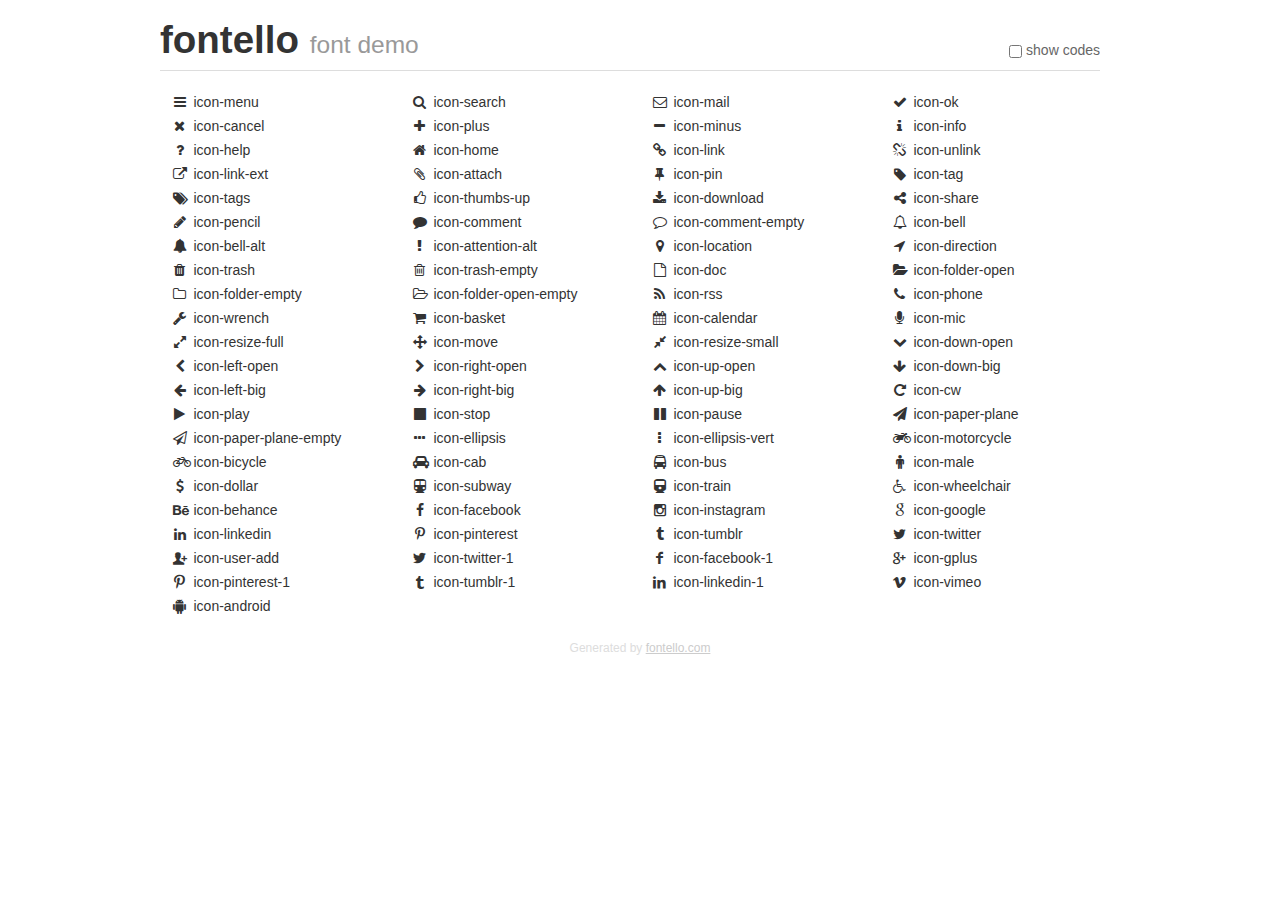
<file: css/fontello/demo.html>
<!DOCTYPE html>
<html>
  <head><!--[if lt IE 9]><script language="javascript" type="text/javascript" src="//html5shim.googlecode.com/svn/trunk/html5.js"></script><![endif]-->
    <meta charset="UTF-8"><style>/*
 * Bootstrap v2.2.1
 *
 * Copyright 2012 Twitter, Inc
 * Licensed under the Apache License v2.0
 * http://www.apache.org/licenses/LICENSE-2.0
 *
 * Designed and built with all the love in the world @twitter by @mdo and @fat.
 */
.clearfix {
  *zoom: 1;
}
.clearfix:before,
.clearfix:after {
  display: table;
  content: "";
  line-height: 0;
}
.clearfix:after {
  clear: both;
}
html {
  font-size: 100%;
  -webkit-text-size-adjust: 100%;
  -ms-text-size-adjust: 100%;
}
a:focus {
  outline: thin dotted #333;
  outline: 5px auto -webkit-focus-ring-color;
  outline-offset: -2px;
}
a:hover,
a:active {
  outline: 0;
}
button,
input,
select,
textarea {
  margin: 0;
  font-size: 100%;
  vertical-align: middle;
}
button,
input {
  *overflow: visible;
  line-height: normal;
}
button::-moz-focus-inner,
input::-moz-focus-inner {
  padding: 0;
  border: 0;
}
body {
  margin: 0;
  font-family: "Helvetica Neue", Helvetica, Arial, sans-serif;
  font-size: 14px;
  line-height: 20px;
  color: #333;
  background-color: #fff;
}
a {
  color: #08c;
  text-decoration: none;
}
a:hover {
  color: #005580;
  text-decoration: underline;
}
.row {
  margin-left: -20px;
  *zoom: 1;
}
.row:before,
.row:after {
  display: table;
  content: "";
  line-height: 0;
}
.row:after {
  clear: both;
}
[class*="span"] {
  float: left;
  min-height: 1px;
  margin-left: 20px;
}
.container,
.navbar-static-top .container,
.navbar-fixed-top .container,
.navbar-fixed-bottom .container {
  width: 940px;
}
.span12 {
  width: 940px;
}
.span11 {
  width: 860px;
}
.span10 {
  width: 780px;
}
.span9 {
  width: 700px;
}
.span8 {
  width: 620px;
}
.span7 {
  width: 540px;
}
.span6 {
  width: 460px;
}
.span5 {
  width: 380px;
}
.span4 {
  width: 300px;
}
.span3 {
  width: 220px;
}
.span2 {
  width: 140px;
}
.span1 {
  width: 60px;
}
[class*="span"].pull-right,
.row-fluid [class*="span"].pull-right {
  float: right;
}
.container {
  margin-right: auto;
  margin-left: auto;
  *zoom: 1;
}
.container:before,
.container:after {
  display: table;
  content: "";
  line-height: 0;
}
.container:after {
  clear: both;
}
p {
  margin: 0 0 10px;
}
.lead {
  margin-bottom: 20px;
  font-size: 21px;
  font-weight: 200;
  line-height: 30px;
}
small {
  font-size: 85%;
}
h1 {
  margin: 10px 0;
  font-family: inherit;
  font-weight: bold;
  line-height: 20px;
  color: inherit;
  text-rendering: optimizelegibility;
}
h1 small {
  font-weight: normal;
  line-height: 1;
  color: #999;
}
h1 {
  line-height: 40px;
}
h1 {
  font-size: 38.5px;
}
h1 small {
  font-size: 24.5px;
}
body {
  margin-top: 90px;
}
.header {
  position: fixed;
  top: 0;
  left: 50%;
  margin-left: -480px;
  background-color: #fff;
  border-bottom: 1px solid #ddd;
  padding-top: 10px;
  z-index: 10;
}
.footer {
  color: #ddd;
  font-size: 12px;
  text-align: center;
  margin-top: 20px;
}
.footer a {
  color: #ccc;
  text-decoration: underline;
}
.the-icons {
  font-size: 14px;
  line-height: 24px;
}
.switch {
  position: absolute;
  right: 0;
  bottom: 10px;
  color: #666;
}
.switch input {
  margin-right: 0.3em;
}
.codesOn .i-name {
  display: none;
}
.codesOn .i-code {
  display: inline;
}
.i-code {
  display: none;
}
@font-face {
      font-family: 'fontello';
      src: url('./font/fontello.eot?57055124');
      src: url('./font/fontello.eot?57055124#iefix') format('embedded-opentype'),
           url('./font/fontello.woff?57055124') format('woff'),
           url('./font/fontello.ttf?57055124') format('truetype'),
           url('./font/fontello.svg?57055124#fontello') format('svg');
      font-weight: normal;
      font-style: normal;
    }
     
     
    .demo-icon
    {
      font-family: "fontello";
      font-style: normal;
      font-weight: normal;
      speak: none;
     
      display: inline-block;
      text-decoration: inherit;
      width: 1em;
      margin-right: .2em;
      text-align: center;
      /* opacity: .8; */
     
      /* For safety - reset parent styles, that can break glyph codes*/
      font-variant: normal;
      text-transform: none;
     
      /* fix buttons height, for twitter bootstrap */
      line-height: 1em;
     
      /* Animation center compensation - margins should be symmetric */
      /* remove if not needed */
      margin-left: .2em;
     
      /* You can be more comfortable with increased icons size */
      /* font-size: 120%; */
     
      /* Font smoothing. That was taken from TWBS */
      -webkit-font-smoothing: antialiased;
      -moz-osx-font-smoothing: grayscale;
     
      /* Uncomment for 3D effect */
      /* text-shadow: 1px 1px 1px rgba(127, 127, 127, 0.3); */
    }
     </style>
    <link rel="stylesheet" href="css/animation.css"><!--[if IE 7]><link rel="stylesheet" href="css/fontello-ie7.css"><![endif]-->
    <script>
      function toggleCodes(on) {
        var obj = document.getElementById('icons');
      
        if (on) {
          obj.className += ' codesOn';
        } else {
          obj.className = obj.className.replace(' codesOn', '');
        }
      }
      
    </script>
  </head>
  <body>
    <div class="container header">
      <h1>
        fontello
         <small>font demo</small>
      </h1>
      <label class="switch">
        <input type="checkbox" onclick="toggleCodes(this.checked)">show codes
      </label>
    </div>
    <div id="icons" class="container">
      <div class="row">
        <div title="Code: 0xe800" class="the-icons span3"><i class="demo-icon icon-menu">&#xe800;</i> <span class="i-name">icon-menu</span><span class="i-code">0xe800</span></div>
        <div title="Code: 0xe801" class="the-icons span3"><i class="demo-icon icon-search">&#xe801;</i> <span class="i-name">icon-search</span><span class="i-code">0xe801</span></div>
        <div title="Code: 0xe802" class="the-icons span3"><i class="demo-icon icon-mail">&#xe802;</i> <span class="i-name">icon-mail</span><span class="i-code">0xe802</span></div>
        <div title="Code: 0xe803" class="the-icons span3"><i class="demo-icon icon-ok">&#xe803;</i> <span class="i-name">icon-ok</span><span class="i-code">0xe803</span></div>
      </div>
      <div class="row">
        <div title="Code: 0xe804" class="the-icons span3"><i class="demo-icon icon-cancel">&#xe804;</i> <span class="i-name">icon-cancel</span><span class="i-code">0xe804</span></div>
        <div title="Code: 0xe805" class="the-icons span3"><i class="demo-icon icon-plus">&#xe805;</i> <span class="i-name">icon-plus</span><span class="i-code">0xe805</span></div>
        <div title="Code: 0xe806" class="the-icons span3"><i class="demo-icon icon-minus">&#xe806;</i> <span class="i-name">icon-minus</span><span class="i-code">0xe806</span></div>
        <div title="Code: 0xe807" class="the-icons span3"><i class="demo-icon icon-info">&#xe807;</i> <span class="i-name">icon-info</span><span class="i-code">0xe807</span></div>
      </div>
      <div class="row">
        <div title="Code: 0xe808" class="the-icons span3"><i class="demo-icon icon-help">&#xe808;</i> <span class="i-name">icon-help</span><span class="i-code">0xe808</span></div>
        <div title="Code: 0xe809" class="the-icons span3"><i class="demo-icon icon-home">&#xe809;</i> <span class="i-name">icon-home</span><span class="i-code">0xe809</span></div>
        <div title="Code: 0xe80a" class="the-icons span3"><i class="demo-icon icon-link">&#xe80a;</i> <span class="i-name">icon-link</span><span class="i-code">0xe80a</span></div>
        <div title="Code: 0xe80b" class="the-icons span3"><i class="demo-icon icon-unlink">&#xe80b;</i> <span class="i-name">icon-unlink</span><span class="i-code">0xe80b</span></div>
      </div>
      <div class="row">
        <div title="Code: 0xe80c" class="the-icons span3"><i class="demo-icon icon-link-ext">&#xe80c;</i> <span class="i-name">icon-link-ext</span><span class="i-code">0xe80c</span></div>
        <div title="Code: 0xe80d" class="the-icons span3"><i class="demo-icon icon-attach">&#xe80d;</i> <span class="i-name">icon-attach</span><span class="i-code">0xe80d</span></div>
        <div title="Code: 0xe80e" class="the-icons span3"><i class="demo-icon icon-pin">&#xe80e;</i> <span class="i-name">icon-pin</span><span class="i-code">0xe80e</span></div>
        <div title="Code: 0xe80f" class="the-icons span3"><i class="demo-icon icon-tag">&#xe80f;</i> <span class="i-name">icon-tag</span><span class="i-code">0xe80f</span></div>
      </div>
      <div class="row">
        <div title="Code: 0xe810" class="the-icons span3"><i class="demo-icon icon-tags">&#xe810;</i> <span class="i-name">icon-tags</span><span class="i-code">0xe810</span></div>
        <div title="Code: 0xe811" class="the-icons span3"><i class="demo-icon icon-thumbs-up">&#xe811;</i> <span class="i-name">icon-thumbs-up</span><span class="i-code">0xe811</span></div>
        <div title="Code: 0xe812" class="the-icons span3"><i class="demo-icon icon-download">&#xe812;</i> <span class="i-name">icon-download</span><span class="i-code">0xe812</span></div>
        <div title="Code: 0xe813" class="the-icons span3"><i class="demo-icon icon-share">&#xe813;</i> <span class="i-name">icon-share</span><span class="i-code">0xe813</span></div>
      </div>
      <div class="row">
        <div title="Code: 0xe814" class="the-icons span3"><i class="demo-icon icon-pencil">&#xe814;</i> <span class="i-name">icon-pencil</span><span class="i-code">0xe814</span></div>
        <div title="Code: 0xe815" class="the-icons span3"><i class="demo-icon icon-comment">&#xe815;</i> <span class="i-name">icon-comment</span><span class="i-code">0xe815</span></div>
        <div title="Code: 0xe816" class="the-icons span3"><i class="demo-icon icon-comment-empty">&#xe816;</i> <span class="i-name">icon-comment-empty</span><span class="i-code">0xe816</span></div>
        <div title="Code: 0xe817" class="the-icons span3"><i class="demo-icon icon-bell">&#xe817;</i> <span class="i-name">icon-bell</span><span class="i-code">0xe817</span></div>
      </div>
      <div class="row">
        <div title="Code: 0xe818" class="the-icons span3"><i class="demo-icon icon-bell-alt">&#xe818;</i> <span class="i-name">icon-bell-alt</span><span class="i-code">0xe818</span></div>
        <div title="Code: 0xe819" class="the-icons span3"><i class="demo-icon icon-attention-alt">&#xe819;</i> <span class="i-name">icon-attention-alt</span><span class="i-code">0xe819</span></div>
        <div title="Code: 0xe81a" class="the-icons span3"><i class="demo-icon icon-location">&#xe81a;</i> <span class="i-name">icon-location</span><span class="i-code">0xe81a</span></div>
        <div title="Code: 0xe81b" class="the-icons span3"><i class="demo-icon icon-direction">&#xe81b;</i> <span class="i-name">icon-direction</span><span class="i-code">0xe81b</span></div>
      </div>
      <div class="row">
        <div title="Code: 0xe81c" class="the-icons span3"><i class="demo-icon icon-trash">&#xe81c;</i> <span class="i-name">icon-trash</span><span class="i-code">0xe81c</span></div>
        <div title="Code: 0xe81d" class="the-icons span3"><i class="demo-icon icon-trash-empty">&#xe81d;</i> <span class="i-name">icon-trash-empty</span><span class="i-code">0xe81d</span></div>
        <div title="Code: 0xe81e" class="the-icons span3"><i class="demo-icon icon-doc">&#xe81e;</i> <span class="i-name">icon-doc</span><span class="i-code">0xe81e</span></div>
        <div title="Code: 0xe81f" class="the-icons span3"><i class="demo-icon icon-folder-open">&#xe81f;</i> <span class="i-name">icon-folder-open</span><span class="i-code">0xe81f</span></div>
      </div>
      <div class="row">
        <div title="Code: 0xe820" class="the-icons span3"><i class="demo-icon icon-folder-empty">&#xe820;</i> <span class="i-name">icon-folder-empty</span><span class="i-code">0xe820</span></div>
        <div title="Code: 0xe821" class="the-icons span3"><i class="demo-icon icon-folder-open-empty">&#xe821;</i> <span class="i-name">icon-folder-open-empty</span><span class="i-code">0xe821</span></div>
        <div title="Code: 0xe822" class="the-icons span3"><i class="demo-icon icon-rss">&#xe822;</i> <span class="i-name">icon-rss</span><span class="i-code">0xe822</span></div>
        <div title="Code: 0xe823" class="the-icons span3"><i class="demo-icon icon-phone">&#xe823;</i> <span class="i-name">icon-phone</span><span class="i-code">0xe823</span></div>
      </div>
      <div class="row">
        <div title="Code: 0xe824" class="the-icons span3"><i class="demo-icon icon-wrench">&#xe824;</i> <span class="i-name">icon-wrench</span><span class="i-code">0xe824</span></div>
        <div title="Code: 0xe825" class="the-icons span3"><i class="demo-icon icon-basket">&#xe825;</i> <span class="i-name">icon-basket</span><span class="i-code">0xe825</span></div>
        <div title="Code: 0xe826" class="the-icons span3"><i class="demo-icon icon-calendar">&#xe826;</i> <span class="i-name">icon-calendar</span><span class="i-code">0xe826</span></div>
        <div title="Code: 0xe827" class="the-icons span3"><i class="demo-icon icon-mic">&#xe827;</i> <span class="i-name">icon-mic</span><span class="i-code">0xe827</span></div>
      </div>
      <div class="row">
        <div title="Code: 0xe828" class="the-icons span3"><i class="demo-icon icon-resize-full">&#xe828;</i> <span class="i-name">icon-resize-full</span><span class="i-code">0xe828</span></div>
        <div title="Code: 0xe829" class="the-icons span3"><i class="demo-icon icon-move">&#xe829;</i> <span class="i-name">icon-move</span><span class="i-code">0xe829</span></div>
        <div title="Code: 0xe82a" class="the-icons span3"><i class="demo-icon icon-resize-small">&#xe82a;</i> <span class="i-name">icon-resize-small</span><span class="i-code">0xe82a</span></div>
        <div title="Code: 0xe82b" class="the-icons span3"><i class="demo-icon icon-down-open">&#xe82b;</i> <span class="i-name">icon-down-open</span><span class="i-code">0xe82b</span></div>
      </div>
      <div class="row">
        <div title="Code: 0xe82c" class="the-icons span3"><i class="demo-icon icon-left-open">&#xe82c;</i> <span class="i-name">icon-left-open</span><span class="i-code">0xe82c</span></div>
        <div title="Code: 0xe82d" class="the-icons span3"><i class="demo-icon icon-right-open">&#xe82d;</i> <span class="i-name">icon-right-open</span><span class="i-code">0xe82d</span></div>
        <div title="Code: 0xe82e" class="the-icons span3"><i class="demo-icon icon-up-open">&#xe82e;</i> <span class="i-name">icon-up-open</span><span class="i-code">0xe82e</span></div>
        <div title="Code: 0xe82f" class="the-icons span3"><i class="demo-icon icon-down-big">&#xe82f;</i> <span class="i-name">icon-down-big</span><span class="i-code">0xe82f</span></div>
      </div>
      <div class="row">
        <div title="Code: 0xe830" class="the-icons span3"><i class="demo-icon icon-left-big">&#xe830;</i> <span class="i-name">icon-left-big</span><span class="i-code">0xe830</span></div>
        <div title="Code: 0xe831" class="the-icons span3"><i class="demo-icon icon-right-big">&#xe831;</i> <span class="i-name">icon-right-big</span><span class="i-code">0xe831</span></div>
        <div title="Code: 0xe832" class="the-icons span3"><i class="demo-icon icon-up-big">&#xe832;</i> <span class="i-name">icon-up-big</span><span class="i-code">0xe832</span></div>
        <div title="Code: 0xe833" class="the-icons span3"><i class="demo-icon icon-cw">&#xe833;</i> <span class="i-name">icon-cw</span><span class="i-code">0xe833</span></div>
      </div>
      <div class="row">
        <div title="Code: 0xe834" class="the-icons span3"><i class="demo-icon icon-play">&#xe834;</i> <span class="i-name">icon-play</span><span class="i-code">0xe834</span></div>
        <div title="Code: 0xe835" class="the-icons span3"><i class="demo-icon icon-stop">&#xe835;</i> <span class="i-name">icon-stop</span><span class="i-code">0xe835</span></div>
        <div title="Code: 0xe836" class="the-icons span3"><i class="demo-icon icon-pause">&#xe836;</i> <span class="i-name">icon-pause</span><span class="i-code">0xe836</span></div>
        <div title="Code: 0xe837" class="the-icons span3"><i class="demo-icon icon-paper-plane">&#xe837;</i> <span class="i-name">icon-paper-plane</span><span class="i-code">0xe837</span></div>
      </div>
      <div class="row">
        <div title="Code: 0xe838" class="the-icons span3"><i class="demo-icon icon-paper-plane-empty">&#xe838;</i> <span class="i-name">icon-paper-plane-empty</span><span class="i-code">0xe838</span></div>
        <div title="Code: 0xe839" class="the-icons span3"><i class="demo-icon icon-ellipsis">&#xe839;</i> <span class="i-name">icon-ellipsis</span><span class="i-code">0xe839</span></div>
        <div title="Code: 0xe83a" class="the-icons span3"><i class="demo-icon icon-ellipsis-vert">&#xe83a;</i> <span class="i-name">icon-ellipsis-vert</span><span class="i-code">0xe83a</span></div>
        <div title="Code: 0xe83b" class="the-icons span3"><i class="demo-icon icon-motorcycle">&#xe83b;</i> <span class="i-name">icon-motorcycle</span><span class="i-code">0xe83b</span></div>
      </div>
      <div class="row">
        <div title="Code: 0xe83c" class="the-icons span3"><i class="demo-icon icon-bicycle">&#xe83c;</i> <span class="i-name">icon-bicycle</span><span class="i-code">0xe83c</span></div>
        <div title="Code: 0xe83d" class="the-icons span3"><i class="demo-icon icon-cab">&#xe83d;</i> <span class="i-name">icon-cab</span><span class="i-code">0xe83d</span></div>
        <div title="Code: 0xe83e" class="the-icons span3"><i class="demo-icon icon-bus">&#xe83e;</i> <span class="i-name">icon-bus</span><span class="i-code">0xe83e</span></div>
        <div title="Code: 0xe83f" class="the-icons span3"><i class="demo-icon icon-male">&#xe83f;</i> <span class="i-name">icon-male</span><span class="i-code">0xe83f</span></div>
      </div>
      <div class="row">
        <div title="Code: 0xe840" class="the-icons span3"><i class="demo-icon icon-dollar">&#xe840;</i> <span class="i-name">icon-dollar</span><span class="i-code">0xe840</span></div>
        <div title="Code: 0xe841" class="the-icons span3"><i class="demo-icon icon-subway">&#xe841;</i> <span class="i-name">icon-subway</span><span class="i-code">0xe841</span></div>
        <div title="Code: 0xe842" class="the-icons span3"><i class="demo-icon icon-train">&#xe842;</i> <span class="i-name">icon-train</span><span class="i-code">0xe842</span></div>
        <div title="Code: 0xe843" class="the-icons span3"><i class="demo-icon icon-wheelchair">&#xe843;</i> <span class="i-name">icon-wheelchair</span><span class="i-code">0xe843</span></div>
      </div>
      <div class="row">
        <div title="Code: 0xe844" class="the-icons span3"><i class="demo-icon icon-behance">&#xe844;</i> <span class="i-name">icon-behance</span><span class="i-code">0xe844</span></div>
        <div title="Code: 0xe845" class="the-icons span3"><i class="demo-icon icon-facebook">&#xe845;</i> <span class="i-name">icon-facebook</span><span class="i-code">0xe845</span></div>
        <div title="Code: 0xe846" class="the-icons span3"><i class="demo-icon icon-instagram">&#xe846;</i> <span class="i-name">icon-instagram</span><span class="i-code">0xe846</span></div>
        <div title="Code: 0xe847" class="the-icons span3"><i class="demo-icon icon-google">&#xe847;</i> <span class="i-name">icon-google</span><span class="i-code">0xe847</span></div>
      </div>
      <div class="row">
        <div title="Code: 0xe848" class="the-icons span3"><i class="demo-icon icon-linkedin">&#xe848;</i> <span class="i-name">icon-linkedin</span><span class="i-code">0xe848</span></div>
        <div title="Code: 0xe849" class="the-icons span3"><i class="demo-icon icon-pinterest">&#xe849;</i> <span class="i-name">icon-pinterest</span><span class="i-code">0xe849</span></div>
        <div title="Code: 0xe84a" class="the-icons span3"><i class="demo-icon icon-tumblr">&#xe84a;</i> <span class="i-name">icon-tumblr</span><span class="i-code">0xe84a</span></div>
        <div title="Code: 0xe84b" class="the-icons span3"><i class="demo-icon icon-twitter">&#xe84b;</i> <span class="i-name">icon-twitter</span><span class="i-code">0xe84b</span></div>
      </div>
      <div class="row">
        <div title="Code: 0xe84c" class="the-icons span3"><i class="demo-icon icon-user-add">&#xe84c;</i> <span class="i-name">icon-user-add</span><span class="i-code">0xe84c</span></div>
        <div title="Code: 0xe84d" class="the-icons span3"><i class="demo-icon icon-twitter-1">&#xe84d;</i> <span class="i-name">icon-twitter-1</span><span class="i-code">0xe84d</span></div>
        <div title="Code: 0xe84e" class="the-icons span3"><i class="demo-icon icon-facebook-1">&#xe84e;</i> <span class="i-name">icon-facebook-1</span><span class="i-code">0xe84e</span></div>
        <div title="Code: 0xe84f" class="the-icons span3"><i class="demo-icon icon-gplus">&#xe84f;</i> <span class="i-name">icon-gplus</span><span class="i-code">0xe84f</span></div>
      </div>
      <div class="row">
        <div title="Code: 0xe850" class="the-icons span3"><i class="demo-icon icon-pinterest-1">&#xe850;</i> <span class="i-name">icon-pinterest-1</span><span class="i-code">0xe850</span></div>
        <div title="Code: 0xe851" class="the-icons span3"><i class="demo-icon icon-tumblr-1">&#xe851;</i> <span class="i-name">icon-tumblr-1</span><span class="i-code">0xe851</span></div>
        <div title="Code: 0xe852" class="the-icons span3"><i class="demo-icon icon-linkedin-1">&#xe852;</i> <span class="i-name">icon-linkedin-1</span><span class="i-code">0xe852</span></div>
        <div title="Code: 0xe853" class="the-icons span3"><i class="demo-icon icon-vimeo">&#xe853;</i> <span class="i-name">icon-vimeo</span><span class="i-code">0xe853</span></div>
      </div>
      <div class="row">
        <div title="Code: 0xe854" class="the-icons span3"><i class="demo-icon icon-android">&#xe854;</i> <span class="i-name">icon-android</span><span class="i-code">0xe854</span></div>
      </div>
    </div>
    <div class="container footer">Generated by <a href="http://fontello.com">fontello.com</a></div>
  </body>
</html>
</file>
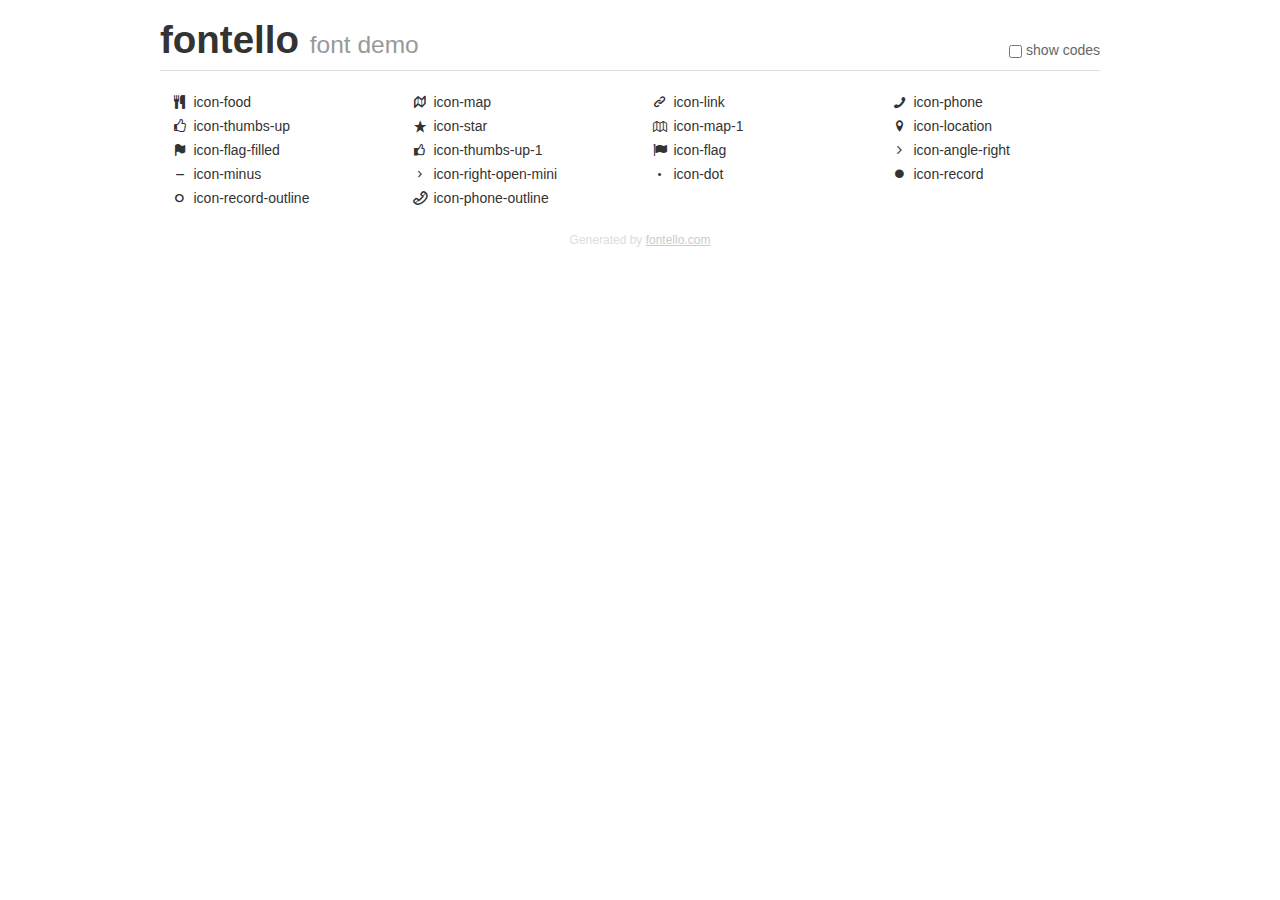
<file: css/fontello2/demo.html>
<!DOCTYPE html>
<html>
  <head><!--[if lt IE 9]><script language="javascript" type="text/javascript" src="//html5shim.googlecode.com/svn/trunk/html5.js"></script><![endif]-->
    <meta charset="UTF-8"><style>/*
 * Bootstrap v2.2.1
 *
 * Copyright 2012 Twitter, Inc
 * Licensed under the Apache License v2.0
 * http://www.apache.org/licenses/LICENSE-2.0
 *
 * Designed and built with all the love in the world @twitter by @mdo and @fat.
 */
.clearfix {
  *zoom: 1;
}
.clearfix:before,
.clearfix:after {
  display: table;
  content: "";
  line-height: 0;
}
.clearfix:after {
  clear: both;
}
html {
  font-size: 100%;
  -webkit-text-size-adjust: 100%;
  -ms-text-size-adjust: 100%;
}
a:focus {
  outline: thin dotted #333;
  outline: 5px auto -webkit-focus-ring-color;
  outline-offset: -2px;
}
a:hover,
a:active {
  outline: 0;
}
button,
input,
select,
textarea {
  margin: 0;
  font-size: 100%;
  vertical-align: middle;
}
button,
input {
  *overflow: visible;
  line-height: normal;
}
button::-moz-focus-inner,
input::-moz-focus-inner {
  padding: 0;
  border: 0;
}
body {
  margin: 0;
  font-family: "Helvetica Neue", Helvetica, Arial, sans-serif;
  font-size: 14px;
  line-height: 20px;
  color: #333;
  background-color: #fff;
}
a {
  color: #08c;
  text-decoration: none;
}
a:hover {
  color: #005580;
  text-decoration: underline;
}
.row {
  margin-left: -20px;
  *zoom: 1;
}
.row:before,
.row:after {
  display: table;
  content: "";
  line-height: 0;
}
.row:after {
  clear: both;
}
[class*="span"] {
  float: left;
  min-height: 1px;
  margin-left: 20px;
}
.container,
.navbar-static-top .container,
.navbar-fixed-top .container,
.navbar-fixed-bottom .container {
  width: 940px;
}
.span12 {
  width: 940px;
}
.span11 {
  width: 860px;
}
.span10 {
  width: 780px;
}
.span9 {
  width: 700px;
}
.span8 {
  width: 620px;
}
.span7 {
  width: 540px;
}
.span6 {
  width: 460px;
}
.span5 {
  width: 380px;
}
.span4 {
  width: 300px;
}
.span3 {
  width: 220px;
}
.span2 {
  width: 140px;
}
.span1 {
  width: 60px;
}
[class*="span"].pull-right,
.row-fluid [class*="span"].pull-right {
  float: right;
}
.container {
  margin-right: auto;
  margin-left: auto;
  *zoom: 1;
}
.container:before,
.container:after {
  display: table;
  content: "";
  line-height: 0;
}
.container:after {
  clear: both;
}
p {
  margin: 0 0 10px;
}
.lead {
  margin-bottom: 20px;
  font-size: 21px;
  font-weight: 200;
  line-height: 30px;
}
small {
  font-size: 85%;
}
h1 {
  margin: 10px 0;
  font-family: inherit;
  font-weight: bold;
  line-height: 20px;
  color: inherit;
  text-rendering: optimizelegibility;
}
h1 small {
  font-weight: normal;
  line-height: 1;
  color: #999;
}
h1 {
  line-height: 40px;
}
h1 {
  font-size: 38.5px;
}
h1 small {
  font-size: 24.5px;
}
body {
  margin-top: 90px;
}
.header {
  position: fixed;
  top: 0;
  left: 50%;
  margin-left: -480px;
  background-color: #fff;
  border-bottom: 1px solid #ddd;
  padding-top: 10px;
  z-index: 10;
}
.footer {
  color: #ddd;
  font-size: 12px;
  text-align: center;
  margin-top: 20px;
}
.footer a {
  color: #ccc;
  text-decoration: underline;
}
.the-icons {
  font-size: 14px;
  line-height: 24px;
}
.switch {
  position: absolute;
  right: 0;
  bottom: 10px;
  color: #666;
}
.switch input {
  margin-right: 0.3em;
}
.codesOn .i-name {
  display: none;
}
.codesOn .i-code {
  display: inline;
}
.i-code {
  display: none;
}
@font-face {
      font-family: 'fontello';
      src: url('./font/fontello.eot?29331982');
      src: url('./font/fontello.eot?29331982#iefix') format('embedded-opentype'),
           url('./font/fontello.woff?29331982') format('woff'),
           url('./font/fontello.ttf?29331982') format('truetype'),
           url('./font/fontello.svg?29331982#fontello') format('svg');
      font-weight: normal;
      font-style: normal;
    }
     
     
    .demo-icon
    {
      font-family: "fontello";
      font-style: normal;
      font-weight: normal;
      speak: none;
     
      display: inline-block;
      text-decoration: inherit;
      width: 1em;
      margin-right: .2em;
      text-align: center;
      /* opacity: .8; */
     
      /* For safety - reset parent styles, that can break glyph codes*/
      font-variant: normal;
      text-transform: none;
     
      /* fix buttons height, for twitter bootstrap */
      line-height: 1em;
     
      /* Animation center compensation - margins should be symmetric */
      /* remove if not needed */
      margin-left: .2em;
     
      /* You can be more comfortable with increased icons size */
      /* font-size: 120%; */
     
      /* Font smoothing. That was taken from TWBS */
      -webkit-font-smoothing: antialiased;
      -moz-osx-font-smoothing: grayscale;
     
      /* Uncomment for 3D effect */
      /* text-shadow: 1px 1px 1px rgba(127, 127, 127, 0.3); */
    }
     </style>
    <link rel="stylesheet" href="css/animation.css"><!--[if IE 7]><link rel="stylesheet" href="css/fontello-ie7.css"><![endif]-->
    <script>
      function toggleCodes(on) {
        var obj = document.getElementById('icons');
      
        if (on) {
          obj.className += ' codesOn';
        } else {
          obj.className = obj.className.replace(' codesOn', '');
        }
      }
      
    </script>
  </head>
  <body>
    <div class="container header">
      <h1>
        fontello
         <small>font demo</small>
      </h1>
      <label class="switch">
        <input type="checkbox" onclick="toggleCodes(this.checked)">show codes
      </label>
    </div>
    <div id="icons" class="container">
      <div class="row">
        <div title="Code: 0xe900" class="the-icons span3"><i class="demo-icon icon-food">&#xe900;</i> <span class="i-name">icon-food</span><span class="i-code">0xe900</span></div>
        <div title="Code: 0xe902" class="the-icons span3"><i class="demo-icon icon-map">&#xe902;</i> <span class="i-name">icon-map</span><span class="i-code">0xe902</span></div>
        <div title="Code: 0xe903" class="the-icons span3"><i class="demo-icon icon-link">&#xe903;</i> <span class="i-name">icon-link</span><span class="i-code">0xe903</span></div>
        <div title="Code: 0xe904" class="the-icons span3"><i class="demo-icon icon-phone">&#xe904;</i> <span class="i-name">icon-phone</span><span class="i-code">0xe904</span></div>
      </div>
      <div class="row">
        <div title="Code: 0xe905" class="the-icons span3"><i class="demo-icon icon-thumbs-up">&#xe905;</i> <span class="i-name">icon-thumbs-up</span><span class="i-code">0xe905</span></div>
        <div title="Code: 0xe906" class="the-icons span3"><i class="demo-icon icon-star">&#xe906;</i> <span class="i-name">icon-star</span><span class="i-code">0xe906</span></div>
        <div title="Code: 0xe907" class="the-icons span3"><i class="demo-icon icon-map-1">&#xe907;</i> <span class="i-name">icon-map-1</span><span class="i-code">0xe907</span></div>
        <div title="Code: 0xe908" class="the-icons span3"><i class="demo-icon icon-location">&#xe908;</i> <span class="i-name">icon-location</span><span class="i-code">0xe908</span></div>
      </div>
      <div class="row">
        <div title="Code: 0xe909" class="the-icons span3"><i class="demo-icon icon-flag-filled">&#xe909;</i> <span class="i-name">icon-flag-filled</span><span class="i-code">0xe909</span></div>
        <div title="Code: 0xe90a" class="the-icons span3"><i class="demo-icon icon-thumbs-up-1">&#xe90a;</i> <span class="i-name">icon-thumbs-up-1</span><span class="i-code">0xe90a</span></div>
        <div title="Code: 0xe910" class="the-icons span3"><i class="demo-icon icon-flag">&#xe910;</i> <span class="i-name">icon-flag</span><span class="i-code">0xe910</span></div>
        <div title="Code: 0xe911" class="the-icons span3"><i class="demo-icon icon-angle-right">&#xe911;</i> <span class="i-name">icon-angle-right</span><span class="i-code">0xe911</span></div>
      </div>
      <div class="row">
        <div title="Code: 0xe912" class="the-icons span3"><i class="demo-icon icon-minus">&#xe912;</i> <span class="i-name">icon-minus</span><span class="i-code">0xe912</span></div>
        <div title="Code: 0xe913" class="the-icons span3"><i class="demo-icon icon-right-open-mini">&#xe913;</i> <span class="i-name">icon-right-open-mini</span><span class="i-code">0xe913</span></div>
        <div title="Code: 0xe914" class="the-icons span3"><i class="demo-icon icon-dot">&#xe914;</i> <span class="i-name">icon-dot</span><span class="i-code">0xe914</span></div>
        <div title="Code: 0xe915" class="the-icons span3"><i class="demo-icon icon-record">&#xe915;</i> <span class="i-name">icon-record</span><span class="i-code">0xe915</span></div>
      </div>
      <div class="row">
        <div title="Code: 0xe916" class="the-icons span3"><i class="demo-icon icon-record-outline">&#xe916;</i> <span class="i-name">icon-record-outline</span><span class="i-code">0xe916</span></div>
        <div title="Code: 0xe917" class="the-icons span3"><i class="demo-icon icon-phone-outline">&#xe917;</i> <span class="i-name">icon-phone-outline</span><span class="i-code">0xe917</span></div>
      </div>
    </div>
    <div class="container footer">Generated by <a href="http://fontello.com">fontello.com</a></div>
  </body>
</html>
</file>
<file: css/fontello/css/fontello.css>
@font-face {
  font-family: 'fontello';
  src: url('../font/fontello.eot?94873338');
  src: url('../font/fontello.eot?94873338#iefix') format('embedded-opentype'),
       url('../font/fontello.woff2?94873338') format('woff2'),
       url('../font/fontello.woff?94873338') format('woff'),
       url('../font/fontello.ttf?94873338') format('truetype'),
       url('../font/fontello.svg?94873338#fontello') format('svg');
  font-weight: normal;
  font-style: normal;
}
/* Chrome hack: SVG is rendered more smooth in Windozze. 100% magic, uncomment if you need it. */
/* Note, that will break hinting! In other OS-es font will be not as sharp as it could be */
/*
@media screen and (-webkit-min-device-pixel-ratio:0) {
  @font-face {
    font-family: 'fontello';
    src: url('../font/fontello.svg?94873338#fontello') format('svg');
  }
}
*/
 
 [class^="icon-"]:before, [class*=" icon-"]:before {
  font-family: "fontello";
  font-style: normal;
  font-weight: normal;
  speak: none;
 
  display: inline-block;
  text-decoration: inherit;
  width: 1em;
  margin-right: .2em;
  text-align: center;
  /* opacity: .8; */
 
  /* For safety - reset parent styles, that can break glyph codes*/
  font-variant: normal;
  text-transform: none;
 
  /* fix buttons height, for twitter bootstrap */
  line-height: 1em;
 
  /* Animation center compensation - margins should be symmetric */
  /* remove if not needed */
  margin-left: .2em;
 
  /* you can be more comfortable with increased icons size */
  /* font-size: 120%; */
 
  /* Font smoothing. That was taken from TWBS */
  -webkit-font-smoothing: antialiased;
  -moz-osx-font-smoothing: grayscale;
 
  /* Uncomment for 3D effect */
  /* text-shadow: 1px 1px 1px rgba(127, 127, 127, 0.3); */
}
 
.icon-menu:before { content: '\e800'; } /* '' */
.icon-search:before { content: '\e801'; } /* '' */
.icon-mail:before { content: '\e802'; } /* '' */
.icon-ok:before { content: '\e803'; } /* '' */
.icon-cancel:before { content: '\e804'; } /* '' */
.icon-plus:before { content: '\e805'; } /* '' */
.icon-minus:before { content: '\e806'; } /* '' */
.icon-info:before { content: '\e807'; } /* '' */
.icon-help:before { content: '\e808'; } /* '' */
.icon-home:before { content: '\e809'; } /* '' */
.icon-link:before { content: '\e80a'; } /* '' */
.icon-unlink:before { content: '\e80b'; } /* '' */
.icon-link-ext:before { content: '\e80c'; } /* '' */
.icon-attach:before { content: '\e80d'; } /* '' */
.icon-pin:before { content: '\e80e'; } /* '' */
.icon-tag:before { content: '\e80f'; } /* '' */
.icon-tags:before { content: '\e810'; } /* '' */
.icon-thumbs-up:before { content: '\e811'; } /* '' */
.icon-download:before { content: '\e812'; } /* '' */
.icon-share:before { content: '\e813'; } /* '' */
.icon-pencil:before { content: '\e814'; } /* '' */
.icon-comment:before { content: '\e815'; } /* '' */
.icon-comment-empty:before { content: '\e816'; } /* '' */
.icon-bell:before { content: '\e817'; } /* '' */
.icon-bell-alt:before { content: '\e818'; } /* '' */
.icon-attention-alt:before { content: '\e819'; } /* '' */
.icon-location:before { content: '\e81a'; } /* '' */
.icon-direction:before { content: '\e81b'; } /* '' */
.icon-trash:before { content: '\e81c'; } /* '' */
.icon-trash-empty:before { content: '\e81d'; } /* '' */
.icon-doc:before { content: '\e81e'; } /* '' */
.icon-folder-open:before { content: '\e81f'; } /* '' */
.icon-folder-empty:before { content: '\e820'; } /* '' */
.icon-folder-open-empty:before { content: '\e821'; } /* '' */
.icon-rss:before { content: '\e822'; } /* '' */
.icon-phone:before { content: '\e823'; } /* '' */
.icon-wrench:before { content: '\e824'; } /* '' */
.icon-basket:before { content: '\e825'; } /* '' */
.icon-calendar:before { content: '\e826'; } /* '' */
.icon-mic:before { content: '\e827'; } /* '' */
.icon-resize-full:before { content: '\e828'; } /* '' */
.icon-move:before { content: '\e829'; } /* '' */
.icon-resize-small:before { content: '\e82a'; } /* '' */
.icon-down-open:before { content: '\e82b'; } /* '' */
.icon-left-open:before { content: '\e82c'; } /* '' */
.icon-right-open:before { content: '\e82d'; } /* '' */
.icon-up-open:before { content: '\e82e'; } /* '' */
.icon-down-big:before { content: '\e82f'; } /* '' */
.icon-left-big:before { content: '\e830'; } /* '' */
.icon-right-big:before { content: '\e831'; } /* '' */
.icon-up-big:before { content: '\e832'; } /* '' */
.icon-cw:before { content: '\e833'; } /* '' */
.icon-play:before { content: '\e834'; } /* '' */
.icon-stop:before { content: '\e835'; } /* '' */
.icon-pause:before { content: '\e836'; } /* '' */
.icon-paper-plane:before { content: '\e837'; } /* '' */
.icon-paper-plane-empty:before { content: '\e838'; } /* '' */
.icon-ellipsis:before { content: '\e839'; } /* '' */
.icon-ellipsis-vert:before { content: '\e83a'; } /* '' */
.icon-motorcycle:before { content: '\e83b'; } /* '' */
.icon-bicycle:before { content: '\e83c'; } /* '' */
.icon-cab:before { content: '\e83d'; } /* '' */
.icon-bus:before { content: '\e83e'; } /* '' */
.icon-male:before { content: '\e83f'; } /* '' */
.icon-dollar:before { content: '\e840'; } /* '' */
.icon-subway:before { content: '\e841'; } /* '' */
.icon-train:before { content: '\e842'; } /* '' */
.icon-wheelchair:before { content: '\e843'; } /* '' */
.icon-behance:before { content: '\e844'; } /* '' */
.icon-facebook:before { content: '\e845'; } /* '' */
.icon-instagram:before { content: '\e846'; } /* '' */
.icon-google:before { content: '\e847'; } /* '' */
.icon-linkedin:before { content: '\e848'; } /* '' */
.icon-pinterest:before { content: '\e849'; } /* '' */
.icon-tumblr:before { content: '\e84a'; } /* '' */
.icon-twitter:before { content: '\e84b'; } /* '' */
.icon-user-add:before { content: '\e84c'; } /* '' */
.icon-twitter-1:before { content: '\e84d'; } /* '' */
.icon-facebook-1:before { content: '\e84e'; } /* '' */
.icon-gplus:before { content: '\e84f'; } /* '' */
.icon-pinterest-1:before { content: '\e850'; } /* '' */
.icon-tumblr-1:before { content: '\e851'; } /* '' */
.icon-linkedin-1:before { content: '\e852'; } /* '' */
.icon-vimeo:before { content: '\e853'; } /* '' */
.icon-android:before { content: '\e854'; } /* '' */
</file>
<file: css/fontello2/css/fontello.css>
@font-face {
  font-family: 'fontello';
  src: url('../font/fontello.eot?67478914');
  src: url('../font/fontello.eot?67478914#iefix') format('embedded-opentype'),
       url('../font/fontello.woff2?67478914') format('woff2'),
       url('../font/fontello.woff?67478914') format('woff'),
       url('../font/fontello.ttf?67478914') format('truetype'),
       url('../font/fontello.svg?67478914#fontello') format('svg');
  font-weight: normal;
  font-style: normal;
}
/* Chrome hack: SVG is rendered more smooth in Windozze. 100% magic, uncomment if you need it. */
/* Note, that will break hinting! In other OS-es font will be not as sharp as it could be */
/*
@media screen and (-webkit-min-device-pixel-ratio:0) {
  @font-face {
    font-family: 'fontello';
    src: url('../font/fontello.svg?67478914#fontello') format('svg');
  }
}
*/
 
 [class^="icon-"]:before, [class*=" icon-"]:before {
  font-family: "fontello";
  font-style: normal;
  font-weight: normal;
  speak: none;
 
  display: inline-block;
  text-decoration: inherit;
  width: 1em;
  margin-right: .2em;
  text-align: center;
  /* opacity: .8; */
 
  /* For safety - reset parent styles, that can break glyph codes*/
  font-variant: normal;
  text-transform: none;
 
  /* fix buttons height, for twitter bootstrap */
  line-height: 1em;
 
  /* Animation center compensation - margins should be symmetric */
  /* remove if not needed */
  margin-left: .2em;
 
  /* you can be more comfortable with increased icons size */
  /* font-size: 120%; */
 
  /* Font smoothing. That was taken from TWBS */
  -webkit-font-smoothing: antialiased;
  -moz-osx-font-smoothing: grayscale;
 
  /* Uncomment for 3D effect */
  /* text-shadow: 1px 1px 1px rgba(127, 127, 127, 0.3); */
}
 
.icon-food:before { content: '\e900'; } /* '' */
.icon-map:before { content: '\e902'; } /* '' */
.icon-link:before { content: '\e903'; } /* '' */
.icon-phone:before { content: '\e904'; } /* '' */
.icon-thumbs-up:before { content: '\e905'; } /* '' */
.icon-star:before { content: '\e906'; } /* '' */
.icon-map-1:before { content: '\e907'; } /* '' */
.icon-location:before { content: '\e908'; } /* '' */
.icon-flag-filled:before { content: '\e909'; } /* '' */
.icon-thumbs-up-1:before { content: '\e90a'; } /* '' */
.icon-flag:before { content: '\e910'; } /* '' */
.icon-angle-right:before { content: '\e911'; } /* '' */
.icon-minus:before { content: '\e912'; } /* '' */
.icon-right-open-mini:before { content: '\e913'; } /* '' */
.icon-dot:before { content: '\e914'; } /* '' */
.icon-record:before { content: '\e915'; } /* '' */
.icon-record-outline:before { content: '\e916'; } /* '' */
.icon-phone-outline:before { content: '\e917'; } /* '' */
</file>
<file: css/fontello/css/fontello-ie7.css>
[class^="icon-"], [class*=" icon-"] {
  font-family: 'fontello';
  font-style: normal;
  font-weight: normal;
 
  /* fix buttons height */
  line-height: 1em;
 
  /* you can be more comfortable with increased icons size */
  /* font-size: 120%; */
}
 
.icon-menu { *zoom: expression( this.runtimeStyle['zoom'] = '1', this.innerHTML = '&#xe800;&nbsp;'); }
.icon-search { *zoom: expression( this.runtimeStyle['zoom'] = '1', this.innerHTML = '&#xe801;&nbsp;'); }
.icon-mail { *zoom: expression( this.runtimeStyle['zoom'] = '1', this.innerHTML = '&#xe802;&nbsp;'); }
.icon-ok { *zoom: expression( this.runtimeStyle['zoom'] = '1', this.innerHTML = '&#xe803;&nbsp;'); }
.icon-cancel { *zoom: expression( this.runtimeStyle['zoom'] = '1', this.innerHTML = '&#xe804;&nbsp;'); }
.icon-plus { *zoom: expression( this.runtimeStyle['zoom'] = '1', this.innerHTML = '&#xe805;&nbsp;'); }
.icon-minus { *zoom: expression( this.runtimeStyle['zoom'] = '1', this.innerHTML = '&#xe806;&nbsp;'); }
.icon-info { *zoom: expression( this.runtimeStyle['zoom'] = '1', this.innerHTML = '&#xe807;&nbsp;'); }
.icon-help { *zoom: expression( this.runtimeStyle['zoom'] = '1', this.innerHTML = '&#xe808;&nbsp;'); }
.icon-home { *zoom: expression( this.runtimeStyle['zoom'] = '1', this.innerHTML = '&#xe809;&nbsp;'); }
.icon-link { *zoom: expression( this.runtimeStyle['zoom'] = '1', this.innerHTML = '&#xe80a;&nbsp;'); }
.icon-unlink { *zoom: expression( this.runtimeStyle['zoom'] = '1', this.innerHTML = '&#xe80b;&nbsp;'); }
.icon-link-ext { *zoom: expression( this.runtimeStyle['zoom'] = '1', this.innerHTML = '&#xe80c;&nbsp;'); }
.icon-attach { *zoom: expression( this.runtimeStyle['zoom'] = '1', this.innerHTML = '&#xe80d;&nbsp;'); }
.icon-pin { *zoom: expression( this.runtimeStyle['zoom'] = '1', this.innerHTML = '&#xe80e;&nbsp;'); }
.icon-tag { *zoom: expression( this.runtimeStyle['zoom'] = '1', this.innerHTML = '&#xe80f;&nbsp;'); }
.icon-tags { *zoom: expression( this.runtimeStyle['zoom'] = '1', this.innerHTML = '&#xe810;&nbsp;'); }
.icon-thumbs-up { *zoom: expression( this.runtimeStyle['zoom'] = '1', this.innerHTML = '&#xe811;&nbsp;'); }
.icon-download { *zoom: expression( this.runtimeStyle['zoom'] = '1', this.innerHTML = '&#xe812;&nbsp;'); }
.icon-share { *zoom: expression( this.runtimeStyle['zoom'] = '1', this.innerHTML = '&#xe813;&nbsp;'); }
.icon-pencil { *zoom: expression( this.runtimeStyle['zoom'] = '1', this.innerHTML = '&#xe814;&nbsp;'); }
.icon-comment { *zoom: expression( this.runtimeStyle['zoom'] = '1', this.innerHTML = '&#xe815;&nbsp;'); }
.icon-comment-empty { *zoom: expression( this.runtimeStyle['zoom'] = '1', this.innerHTML = '&#xe816;&nbsp;'); }
.icon-bell { *zoom: expression( this.runtimeStyle['zoom'] = '1', this.innerHTML = '&#xe817;&nbsp;'); }
.icon-bell-alt { *zoom: expression( this.runtimeStyle['zoom'] = '1', this.innerHTML = '&#xe818;&nbsp;'); }
.icon-attention-alt { *zoom: expression( this.runtimeStyle['zoom'] = '1', this.innerHTML = '&#xe819;&nbsp;'); }
.icon-location { *zoom: expression( this.runtimeStyle['zoom'] = '1', this.innerHTML = '&#xe81a;&nbsp;'); }
.icon-direction { *zoom: expression( this.runtimeStyle['zoom'] = '1', this.innerHTML = '&#xe81b;&nbsp;'); }
.icon-trash { *zoom: expression( this.runtimeStyle['zoom'] = '1', this.innerHTML = '&#xe81c;&nbsp;'); }
.icon-trash-empty { *zoom: expression( this.runtimeStyle['zoom'] = '1', this.innerHTML = '&#xe81d;&nbsp;'); }
.icon-doc { *zoom: expression( this.runtimeStyle['zoom'] = '1', this.innerHTML = '&#xe81e;&nbsp;'); }
.icon-folder-open { *zoom: expression( this.runtimeStyle['zoom'] = '1', this.innerHTML = '&#xe81f;&nbsp;'); }
.icon-folder-empty { *zoom: expression( this.runtimeStyle['zoom'] = '1', this.innerHTML = '&#xe820;&nbsp;'); }
.icon-folder-open-empty { *zoom: expression( this.runtimeStyle['zoom'] = '1', this.innerHTML = '&#xe821;&nbsp;'); }
.icon-rss { *zoom: expression( this.runtimeStyle['zoom'] = '1', this.innerHTML = '&#xe822;&nbsp;'); }
.icon-phone { *zoom: expression( this.runtimeStyle['zoom'] = '1', this.innerHTML = '&#xe823;&nbsp;'); }
.icon-wrench { *zoom: expression( this.runtimeStyle['zoom'] = '1', this.innerHTML = '&#xe824;&nbsp;'); }
.icon-basket { *zoom: expression( this.runtimeStyle['zoom'] = '1', this.innerHTML = '&#xe825;&nbsp;'); }
.icon-calendar { *zoom: expression( this.runtimeStyle['zoom'] = '1', this.innerHTML = '&#xe826;&nbsp;'); }
.icon-mic { *zoom: expression( this.runtimeStyle['zoom'] = '1', this.innerHTML = '&#xe827;&nbsp;'); }
.icon-resize-full { *zoom: expression( this.runtimeStyle['zoom'] = '1', this.innerHTML = '&#xe828;&nbsp;'); }
.icon-move { *zoom: expression( this.runtimeStyle['zoom'] = '1', this.innerHTML = '&#xe829;&nbsp;'); }
.icon-resize-small { *zoom: expression( this.runtimeStyle['zoom'] = '1', this.innerHTML = '&#xe82a;&nbsp;'); }
.icon-down-open { *zoom: expression( this.runtimeStyle['zoom'] = '1', this.innerHTML = '&#xe82b;&nbsp;'); }
.icon-left-open { *zoom: expression( this.runtimeStyle['zoom'] = '1', this.innerHTML = '&#xe82c;&nbsp;'); }
.icon-right-open { *zoom: expression( this.runtimeStyle['zoom'] = '1', this.innerHTML = '&#xe82d;&nbsp;'); }
.icon-up-open { *zoom: expression( this.runtimeStyle['zoom'] = '1', this.innerHTML = '&#xe82e;&nbsp;'); }
.icon-down-big { *zoom: expression( this.runtimeStyle['zoom'] = '1', this.innerHTML = '&#xe82f;&nbsp;'); }
.icon-left-big { *zoom: expression( this.runtimeStyle['zoom'] = '1', this.innerHTML = '&#xe830;&nbsp;'); }
.icon-right-big { *zoom: expression( this.runtimeStyle['zoom'] = '1', this.innerHTML = '&#xe831;&nbsp;'); }
.icon-up-big { *zoom: expression( this.runtimeStyle['zoom'] = '1', this.innerHTML = '&#xe832;&nbsp;'); }
.icon-cw { *zoom: expression( this.runtimeStyle['zoom'] = '1', this.innerHTML = '&#xe833;&nbsp;'); }
.icon-play { *zoom: expression( this.runtimeStyle['zoom'] = '1', this.innerHTML = '&#xe834;&nbsp;'); }
.icon-stop { *zoom: expression( this.runtimeStyle['zoom'] = '1', this.innerHTML = '&#xe835;&nbsp;'); }
.icon-pause { *zoom: expression( this.runtimeStyle['zoom'] = '1', this.innerHTML = '&#xe836;&nbsp;'); }
.icon-paper-plane { *zoom: expression( this.runtimeStyle['zoom'] = '1', this.innerHTML = '&#xe837;&nbsp;'); }
.icon-paper-plane-empty { *zoom: expression( this.runtimeStyle['zoom'] = '1', this.innerHTML = '&#xe838;&nbsp;'); }
.icon-ellipsis { *zoom: expression( this.runtimeStyle['zoom'] = '1', this.innerHTML = '&#xe839;&nbsp;'); }
.icon-ellipsis-vert { *zoom: expression( this.runtimeStyle['zoom'] = '1', this.innerHTML = '&#xe83a;&nbsp;'); }
.icon-motorcycle { *zoom: expression( this.runtimeStyle['zoom'] = '1', this.innerHTML = '&#xe83b;&nbsp;'); }
.icon-bicycle { *zoom: expression( this.runtimeStyle['zoom'] = '1', this.innerHTML = '&#xe83c;&nbsp;'); }
.icon-cab { *zoom: expression( this.runtimeStyle['zoom'] = '1', this.innerHTML = '&#xe83d;&nbsp;'); }
.icon-bus { *zoom: expression( this.runtimeStyle['zoom'] = '1', this.innerHTML = '&#xe83e;&nbsp;'); }
.icon-male { *zoom: expression( this.runtimeStyle['zoom'] = '1', this.innerHTML = '&#xe83f;&nbsp;'); }
.icon-dollar { *zoom: expression( this.runtimeStyle['zoom'] = '1', this.innerHTML = '&#xe840;&nbsp;'); }
.icon-subway { *zoom: expression( this.runtimeStyle['zoom'] = '1', this.innerHTML = '&#xe841;&nbsp;'); }
.icon-train { *zoom: expression( this.runtimeStyle['zoom'] = '1', this.innerHTML = '&#xe842;&nbsp;'); }
.icon-wheelchair { *zoom: expression( this.runtimeStyle['zoom'] = '1', this.innerHTML = '&#xe843;&nbsp;'); }
.icon-behance { *zoom: expression( this.runtimeStyle['zoom'] = '1', this.innerHTML = '&#xe844;&nbsp;'); }
.icon-facebook { *zoom: expression( this.runtimeStyle['zoom'] = '1', this.innerHTML = '&#xe845;&nbsp;'); }
.icon-instagram { *zoom: expression( this.runtimeStyle['zoom'] = '1', this.innerHTML = '&#xe846;&nbsp;'); }
.icon-google { *zoom: expression( this.runtimeStyle['zoom'] = '1', this.innerHTML = '&#xe847;&nbsp;'); }
.icon-linkedin { *zoom: expression( this.runtimeStyle['zoom'] = '1', this.innerHTML = '&#xe848;&nbsp;'); }
.icon-pinterest { *zoom: expression( this.runtimeStyle['zoom'] = '1', this.innerHTML = '&#xe849;&nbsp;'); }
.icon-tumblr { *zoom: expression( this.runtimeStyle['zoom'] = '1', this.innerHTML = '&#xe84a;&nbsp;'); }
.icon-twitter { *zoom: expression( this.runtimeStyle['zoom'] = '1', this.innerHTML = '&#xe84b;&nbsp;'); }
.icon-user-add { *zoom: expression( this.runtimeStyle['zoom'] = '1', this.innerHTML = '&#xe84c;&nbsp;'); }
.icon-twitter-1 { *zoom: expression( this.runtimeStyle['zoom'] = '1', this.innerHTML = '&#xe84d;&nbsp;'); }
.icon-facebook-1 { *zoom: expression( this.runtimeStyle['zoom'] = '1', this.innerHTML = '&#xe84e;&nbsp;'); }
.icon-gplus { *zoom: expression( this.runtimeStyle['zoom'] = '1', this.innerHTML = '&#xe84f;&nbsp;'); }
.icon-pinterest-1 { *zoom: expression( this.runtimeStyle['zoom'] = '1', this.innerHTML = '&#xe850;&nbsp;'); }
.icon-tumblr-1 { *zoom: expression( this.runtimeStyle['zoom'] = '1', this.innerHTML = '&#xe851;&nbsp;'); }
.icon-linkedin-1 { *zoom: expression( this.runtimeStyle['zoom'] = '1', this.innerHTML = '&#xe852;&nbsp;'); }
.icon-vimeo { *zoom: expression( this.runtimeStyle['zoom'] = '1', this.innerHTML = '&#xe853;&nbsp;'); }
.icon-android { *zoom: expression( this.runtimeStyle['zoom'] = '1', this.innerHTML = '&#xe854;&nbsp;'); }
</file>
<file: css/fontello2/css/fontello-ie7.css>
[class^="icon-"], [class*=" icon-"] {
  font-family: 'fontello';
  font-style: normal;
  font-weight: normal;
 
  /* fix buttons height */
  line-height: 1em;
 
  /* you can be more comfortable with increased icons size */
  /* font-size: 120%; */
}
 
.icon-food { *zoom: expression( this.runtimeStyle['zoom'] = '1', this.innerHTML = '&#xe900;&nbsp;'); }
.icon-map { *zoom: expression( this.runtimeStyle['zoom'] = '1', this.innerHTML = '&#xe902;&nbsp;'); }
.icon-link { *zoom: expression( this.runtimeStyle['zoom'] = '1', this.innerHTML = '&#xe903;&nbsp;'); }
.icon-phone { *zoom: expression( this.runtimeStyle['zoom'] = '1', this.innerHTML = '&#xe904;&nbsp;'); }
.icon-thumbs-up { *zoom: expression( this.runtimeStyle['zoom'] = '1', this.innerHTML = '&#xe905;&nbsp;'); }
.icon-star { *zoom: expression( this.runtimeStyle['zoom'] = '1', this.innerHTML = '&#xe906;&nbsp;'); }
.icon-map-1 { *zoom: expression( this.runtimeStyle['zoom'] = '1', this.innerHTML = '&#xe907;&nbsp;'); }
.icon-location { *zoom: expression( this.runtimeStyle['zoom'] = '1', this.innerHTML = '&#xe908;&nbsp;'); }
.icon-flag-filled { *zoom: expression( this.runtimeStyle['zoom'] = '1', this.innerHTML = '&#xe909;&nbsp;'); }
.icon-thumbs-up-1 { *zoom: expression( this.runtimeStyle['zoom'] = '1', this.innerHTML = '&#xe90a;&nbsp;'); }
.icon-flag { *zoom: expression( this.runtimeStyle['zoom'] = '1', this.innerHTML = '&#xe910;&nbsp;'); }
.icon-angle-right { *zoom: expression( this.runtimeStyle['zoom'] = '1', this.innerHTML = '&#xe911;&nbsp;'); }
.icon-minus { *zoom: expression( this.runtimeStyle['zoom'] = '1', this.innerHTML = '&#xe912;&nbsp;'); }
.icon-right-open-mini { *zoom: expression( this.runtimeStyle['zoom'] = '1', this.innerHTML = '&#xe913;&nbsp;'); }
.icon-dot { *zoom: expression( this.runtimeStyle['zoom'] = '1', this.innerHTML = '&#xe914;&nbsp;'); }
.icon-record { *zoom: expression( this.runtimeStyle['zoom'] = '1', this.innerHTML = '&#xe915;&nbsp;'); }
.icon-record-outline { *zoom: expression( this.runtimeStyle['zoom'] = '1', this.innerHTML = '&#xe916;&nbsp;'); }
.icon-phone-outline { *zoom: expression( this.runtimeStyle['zoom'] = '1', this.innerHTML = '&#xe917;&nbsp;'); }
</file>
<file: css/layout.min.css>
#top{width:45px;height:45px;display:none;text-align:center;line-height:24px;font-size:24px;-webkit-box-sizing:border-box;-moz-box-sizing:border-box;box-sizing:border-box;padding:10px 0 8px 0;position:fixed;right:15px;bottom:8vh}.mh-100{min-height:100vmin}.mh-90{min-height:90vmin}.mh-80{min-height:80vmin}.mh-70{min-height:70vmin}.mh-60{min-height:60vmin}.mh-50{min-height:50vmin}.mh-40{min-height:40vmin}.mh-30{min-height:30vmin}.ta-c{text-align:center}.ta-l{text-align:left}.ta-r{text-align:right}.pt05{padding-top:.5em}.pb05{padding-bottom:.5em}.pd05{padding-top:.5em;padding-bottom:.5em}.pt1{padding-top:1em}.pb1{padding-bottom:1em}.pd1{padding-top:1em;padding-bottom:1em}.pt2{padding-top:2em}.pb2{padding-bottom:2em}.pd2{padding-top:2em;padding-bottom:2em}.pd3{padding-top:3em;padding-bottom:3em}.pt3{padding-top:3em}.pb3{padding-bottom:3em}.pd5{padding-top:5em;padding-bottom:5em}.pt5{padding-top:5em}.pb5{padding-bottom:5em}.w-100{width:100%}.w-80{width:80%}.w-70{width:70%}.w-60{width:60%}.w-50{width:50%}.w-40{width:40%}.w-33{width:33.33%}.w-25{width:25%}[class*="w-"]{float:left;display:block}.block{display:block}.pos-r{position:relative}.tw{font-family:"蘋方-繁","微軟繁黑體-標準","微軟繁黑體-粗體","微軟正黑體",sans-serif}h1{font-size:280%}h2{font-size:250%}h3{font-size:230%}h4{font-size:200%}h5{font-size:180%}h6{font-size:120%}p{font-size:100%}small{font-size:95%}.container{width:95%;max-width:1360px;float:none;margin:0 auto;display:block}.fx-container{display:-webkit-box;display:-moz-box;display:-ms-flexbox;display:-webkit-flex;display:flex;-webkit-flex-flow:row wrap;-moz-flex-flow:row wrap;-ms-flex-flow:row wrap;-o-flex-flow:row wrap;flex-flow:row wrap;-webkit-align-items:stretch;-moz-align-items:stretch;-ms-align-items:stretch;-o-align-items:stretch;align-items:stretch;-webkit-justify-content:flex-start;-moz-justify-content:flex-start;-ms-justify-content:flex-start;-o-justify-content:flex-start;justify-content:flex-start;-webkit-align-content:stretch;-moz-align-content:stretch;-ms-align-content:stretch;-o-align-content:stretch;align-content:stretch;margin:0 auto}.fx-order-1{order:1}.fx-order-2{order:2}@media screen and (min-width:1201px) and (max-width:1440px){.container{width:90%;max-width:1120px;float:none;margin:0 auto;display:block}h1{font-size:220%}h2{font-size:200%}h3{font-size:180%}h4{font-size:160%}h5{font-size:140%}h6{font-size:115%}p{font-size:95%}}@media screen and (min-width:801px) and (max-width:1200px){h1{font-size:210%}h2{font-size:200%}h3{font-size:180%}h4{font-size:160%}h5{font-size:140%}h6{font-size:110%}p{font-size:95%}}@media screen and (min-width:300px) and (max-width:800px){h1{font-size:260%}h2{font-size:240%}h3{font-size:200%}h4{font-size:160%}h5{font-size:150%}h6{font-size:115%}p{font-size:110%;line-height:1.7}.container{width:96%;max-width:96%;float:none;margin:0 auto;display:block}}@media screen and (min-width:300px) and (max-width:640px){[class*="w-"]{width:100%}.fx-container{width:100%;display:block;float:left;margin:0;-webkit-box-sizing:border-box;-moz-box-sizing:border-box}}
</file>
<file: css/hsiung.min.css>
*{padding:0;margin:0;vertical-align:baseline;-webkit-box-sizing:border-box;-moz-box-sizing:border-box;box-sizing:border-box;list-style-type:none;text-decoration:none}html,body{width:100%;height:100%}body{overflow-x:hidden;overflow-y:auto;font-size:100%;line-height:1.5;font-family:"蘋方-繁","微軟繁黑體-標準","微軟繁黑體-粗體","微軟正黑體",sans-serif}h1,h2,h3{line-height:1}h1 *,h2 *,h3 *{font-size:40px}a{display:inline-block;color:inherit}#page{width:100%;min-height:100vmin;float:left}.fl{float:left}.fr{float:right}.cf:before,.cf:after{content:" ";display:table}.cf:after{clear:both}.cf{*zoom:1}.img-100{width:100%;display:block;margin:0}.bgc-white{background-color:#f7f7f7}.bgc-light{background-color:#f5f1e9}.bgc-gray{background-color:#efefef}.text-white{color:#f7f7f7}.text-black{color:#28292a}.mask{position:absolute;top:0;left:0;right:0;bottom:0;opacity:.5;background:#1b242b}header{height:90vh}header .header-container{z-index:0;width:100%;height:100%}header .header-picture{width:100%;height:100%;background-position:center;background-repeat:no-repeat;-webkit-background-size:cover;background-size:cover}header .container{padding:20vh 0 0 0}header .logo-wrap{width:40%;min-width:300px;display:inline-block;background-image:url("../images/logowhite.svg");-webkit-background-size:100%;background-size:100%;background-repeat:no-repeat;background-position:left top;min-height:35vh}header .photo{width:100%;height:100%;position:absolute;overflow:hidden!important;left:0}.vid-outer,.vid-outer *{-webkit-transition:all ease-in-out .25s;-o-transition:all ease-in-out .25s;transition:all ease-in-out .25s;background-image:transparent;background-position:50% 50%;background-repeat:no-repeat}.vid-outer video,.vid-outer #video,.vid-outer .iframe,.vid-outer iframe,.vid-outer.device *{position:absolute;top:0;right:0;bottom:0;left:0;width:100%}header .mask{position:absolute;top:0;right:0;left:0;bottom:0;width:100%;height:100%;-webkit-transition:all ease-in-out .35s;-o-transition:all ease-in-out .35s;transition:all ease-in-out .35s;opacity:.7}.svg-logo{width:80%}.svg-logo.idx,.svg-logo.idx img{max-width:400px;display:block;margin:0 auto}section .line{width:30%;min-width:200px;min-height:5vh;display:inline-block;margin:0 auto 0 auto;-webkit-background-size:100%;background-size:100%;background-repeat:no-repeat;background-position:left top;background-image:url("../images/lineuncle.svg")}section h2{word-spacing:20px}.article-content{width:80%;max-width:760px;float:none;margin:0 auto}.article-content p{float:left;width:100%;color:#313131;font-size:1em;line-height:2;text-align:justify;text-indent:2em}#contact p{text-indent:0}section .line2{width:30%;min-width:200px;min-height:5vh;display:inline-block;margin:0 auto 0 auto;-webkit-background-size:100%;background-size:100%;background-repeat:no-repeat;background-position:left top;background-image:url("../images/lineart.svg")}.article-content2{width:95%;max-width:900px;float:none;margin:0 auto}.section-item{display:block;margin-top:30%;padding:50px 0}.section-content-wrap{-webkit-box-sizing:border-box;-moz-box-sizing:border-box;box-sizing:border-box;position:relative;margin:-48px -20px 0;padding:18px;font-size:15px;line-height:24px;color:#444;background:#f9f6f0;background:-webkit-gradient(linear,to bottom,to top,color-stop(0,rgba(255,255,255,0.9)),color-stop(60%,#f9f6f0));background:-webkit-linear-gradient(to bottom,rgba(250,247,241,0.8) 0,#f9f6f0 60%);background:-moz-linear-gradient(to bottom,rgba(250,247,241,0.8) 0,#f9f6f0 60%);background:-o-linear-gradient(to bottom,rgba(250,247,241,0.8) 0,#f9f6f0 60%);background:linear-gradient(to bottom,rgba(250,247,241,0.8) 0,#f9f6f0 60%)}.section-content-wrap2{-webkit-box-sizing:border-box;-moz-box-sizing:border-box;box-sizing:border-box;position:relative;margin:-70px -20px 0 -80px;padding:18px;font-size:15px;line-height:24px;color:#444;background:white;background:-webkit-gradient(linear,to bottom,to top,color-stop(0,rgba(255,255,255,0.9)),color-stop(60%,#fff));background:-webkit-linear-gradient(to bottom,rgba(250,247,241,0.8) 0,#fff 60%);background:-moz-linear-gradient(to bottom,rgba(250,247,241,0.8) 0,#fff 60%);background:-o-linear-gradient(to bottom,rgba(250,247,241,0.8) 0,#fff 60%);background:linear-gradient(to bottom,rgba(250,247,241,0.8) 0,#fff 60%)}section h3{text-align:left;color:#168b82;line-height:2;font-size:1.8em}section h5{text-align:left;font-size:1em;color:#9b9692;line-height:1}section p{text-align:left;color:#28292a;line-height:2}.readmore{display:block;margin-top:12px;text-align:right;font-weight:bold;color:#c45d40;letter-spacing:2px}.readmore a:hover{color:#f2734f}footer{background-color:#cc684d;text-align:center;font-size:.9em}.footer-logo{width:20%;min-width:200px;display:inline-block;background-image:url("../images/logowhite.svg");-webkit-background-size:100%;background-size:100%;background-repeat:no-repeat;background-position:left top;min-height:17vh}#gotop{position:fixed;height:50px;width:50px;right:20px;bottom:20px;cursor:pointer;border-radius:20%;background-color:#128980;line-height:45px;color:white;font-size:25px}@media screen and (min-width:300px) and (max-width:800px){header .photo{top:0;right:0;left:0;bottom:0;width:100%;float:left;overflow:hidden;background-position:center center;-webkit-background-size:cover;background-size:cover;background-repeat:no-repeat}section h2{word-spacing:3px}section h3{font-size:1.8em}.vid-outer{display:none}footer p{font-size:.8em}}@media screen and (min-width:641px) and (max-width:800px){header .logo-wrap{min-height:20vh}.section-item{display:block;margin-top:50%;padding:50px 0}.footer-logo{min-height:10vh}}@media screen and (min-width:300px) and (max-width:640px){.section-item{width:85%;display:block;margin:-30px auto;padding:50px 0}}
</file>
<file: css/menu.min.css>
.menu{width:100%;float:left;display:none;margin:0;background-color:#f5f1e9}.menu ul{width:90%;max-width:920px;margin:30px auto}.menu li{display:block}.menu li span{color:#c1bdb8}.menu a{display:block;line-height:2;padding:8px 5em;border-bottom:1px solid #c1bdb8;color:#423f3e;position:relative;font-size:1em}.menu a,.menu a:after{-webkit-transition:all ease-in-out .3s;-o-transition:all ease-in-out .3s;transition:all ease-in-out .3s}.menu li:last-of-type a{border-top:1px solid #c1bdb8;border-bottom:0}.menu a:hover{color:#e67757}.menu.in{position:relative;z-index:0;margin-top:0;-webkit-transition:all ease-in-out .3s;-o-transition:all ease-in-out .3s;transition:all ease-in-out .3s}.menu2{width:80%;max-width:900px;margin:-30px auto}.menu2 li{display:block}.menu2 a{display:block;line-height:2;padding:8px 5em;border-bottom:1px solid #c1bdb8;color:#423f3e;position:relative;font-size:1em}.menu2 a,.menu2 a:after{-webkit-transition:all ease-in-out .3s;-o-transition:all ease-in-out .3s;transition:all ease-in-out .3s}.menu2 li:last-of-type a{border:0}.menu2 a:hover{color:#e67757}.menu-opener{position:absolute;width:60px;height:60px;font-size:40px;font-family:'fontello';line-height:1;text-align:center;padding:10px 0;top:20px;right:20px;z-index:1}.menu-opener:after{display:inline-block;width:100%;height:100%;font-size:40px;line-height:1;text-align:center;color:#128980;font-weight:normal;font-style:normal;content:'\e800';-webkit-box-sizing:border-box;-moz-box-sizing:border-box;box-sizing:border-box;-webkit-transform:rotate(0);-ms-transform:rotate(0);-o-transform:rotate(0);transform:rotate(0)}.close:after{font-family:'fontello';content:'\e801';-webkit-transform:rotate(180deg);-ms-transform:rotate(180deg);-o-transform:rotate(180deg);transform:rotate(180deg)}.menu-opener.close:after{content:'\e804';color:#128980}.menu-opener:after,.menu-opener.close:after,.menu-opener{-webkit-transition:all ease-in-out .3s;-o-transition:all ease-in-out .3s;transition:all ease-in-out .3s}.menu2 li:first-of-type a{margin-top:-30px}.menu2 li:last-of-type a{margin-bottom:-30px}@media screen and (min-width:280px) and (max-width:350px){.menu a{font-size:.9em}}
</file>
<file: css/hsiung2.min.css>
body{overflow-x:hidden;overflow-y:auto;font-size:100%;line-height:1.5;font-family:"蘋方-繁","微軟繁黑體-標準","微軟繁黑體-粗體","微軟正黑體",sans-serif}footer{background-color:#cc684d;text-align:center;font-size:.9em}.footer-logo{width:20%;min-width:200px;display:inline-block;background-image:url("../images/logowhite.svg");-webkit-background-size:100%;background-size:100%;background-repeat:no-repeat;background-position:left top;min-height:17vh}@media screen and (min-width:300px) and (max-width:800px){footer p{font-size:.8em}}@media screen and (min-width:641px) and (max-width:800px){.footer-logo{min-height:10vh}}
</file>
<file: css/style.min.css>
@import url("fontello/css/fontello.css");@import url("rwd-layout.min.css");@import url("../font/font.css");@import url("menu.min.css");@import url("colors-pattern.min.css");
</file>
<file: css/art_item_1.min.css>
#wrapper{margin:0 auto}nav{height:120px}.image{display:block;width:100%;max-width:300px;margin:0 auto}nav .gw-8 .gw-2{margin-top:45px}nav .gw-8 .gw-2 a{text-decoration:none}.menu{z-index:1}.bgc-gray{background-color:#efefef}header{height:90vh}header .header-container{z-index:0;width:100%;height:100%}header .header-picture{width:100%;height:100%;background-position:center;background-repeat:no-repeat;-webkit-background-size:cover;background-size:cover}.mask{position:absolute;top:0;left:0;right:0;bottom:0;opacity:.6;background:#1b242b}header .mask{position:absolute;top:0;right:0;left:0;bottom:0;width:100%;height:100%;-webkit-transition:all ease-in-out .35s;-o-transition:all ease-in-out .35s;transition:all ease-in-out .35s;opacity:.7}header .container{padding:15vh 0 0 0}header .logo-wrap{width:40%;min-width:300px;display:inline-block;background-image:url("../images/logowhite.svg");-webkit-background-size:100%;background-size:100%;background-repeat:no-repeat;background-position:center;min-height:35vh}article{padding:30px}.article-content{width:80%;max-width:760px;float:none;margin:0 auto}article .mobi{font-size:1.2em}section h3{text-align:left}#threeCirlcle .item_line{display:block;position:absolute;top:22px;left:0;margin:0 17% 0 17%;width:66%;height:4px;background-color:#c45d40}#threeCirlcle a{display:inline-block;width:50px;height:50px;border-radius:50%;position:relative;margin:0 8%;line-height:48px;font-size:25px;border:3px solid;border-color:#c45d40;background-color:#f9f9f9;color:#c45d40;-webkit-transition:all ease-in-out .35s;-o-transition:all ease-in-out .35s;transition:all ease-in-out .35s}#threeCirlcle a:hover{background-color:#c45d40;color:#fff}#threeCirlcle a .item_word{display:inline-block;position:absolute;top:50px;left:-68px;width:180px;font-size:20px}article .line3{width:30%;min-width:200px;min-height:5vh;display:inline-block;margin:3em auto 0 auto;-webkit-background-size:100%;background-size:100%;background-repeat:no-repeat;background-position:left top;background-image:url("../images/linedadong.svg")}article h2{letter-spacing:7px}.article-content-2{width:100%;max-width:960px;float:none;margin:0 auto}.article-content-3{padding:0 2.6em}.article-content-4{padding:0 1.5em}.article-content-2 p{float:left;width:100%;color:#313131;font-size:1em;line-height:2;text-align:justify;text-indent:2em}.content2{width:100%;max-width:960px;float:none;margin:0 auto}ul li{line-height:2em}.button{padding-top:1em}.buttomtop{padding-top:3em}#gotop{position:fixed;height:50px;width:50px;right:20px;bottom:20px;cursor:pointer;border-radius:20%;background-color:#128980;line-height:45px;color:white;font-size:25px;z-index:1}.right_item{position:fixed;right:20px;bottom:10vh;font-size:25px;z-index:1}.right_item a{margin-top:5px;display:block;height:50px;width:50px;border-radius:20%;line-height:50px;color:white;font-size:25px;background-color:#128980;border-radius:10px}.right_item a:last-of-type{line-height:45px}*[class*="control"]{position:absolute;-webkit-transform:translateX(150%);-ms-transform:translateX(150%);-o-transform:translateX(150%);transform:translateX(150%);opacity:0;-webkit-transition:all .6s ease-out;-o-transition:all .6s ease-out;transition:all .6s ease-out}.presrt{position:static;-webkit-transform:translateX(0);-ms-transform:translateX(0);-o-transform:translateX(0);transform:translateX(0);opacity:1}.in{position:static;-webkit-transform:translateX(0);-ms-transform:translateX(0);-o-transform:translateX(0);transform:translateX(0);opacity:1}#art li,#food li,#attractions li{list-style-type:disc;margin-left:22px}@media screen and (min-width:300px) and (max-width:800px){#threeCirlcle{display:none!important}header .logo-wrap{width:30%;min-width:250px;-webkit-background-size:100%;background-size:100%;background-repeat:no-repeat;background-position:center;min-height:35vh}article h2{letter-spacing:0;font-size:1.8em}article h3{font-size:1.8em;text-align:left}section h3{font-size:1.5em}section h4{font-size:1.3em}.right_item a{margin-top:5px;display:block;height:50px;width:50px;border-radius:20%;line-height:50px;color:white;font-size:25px;background-color:rgba(18,137,128,0.6);border-radius:10px}*[class*="control"]{display:none;position:static}.presrt{display:block;position:static}.in{display:block;position:static}@media screen and (min-width:300px) and (max-width:639px){header h5{font-size:1.2em}.buttomtop{padding-top:1em}section h4{font-size:1.2em}.article-content-3{padding:0}.article-content-4{padding:0}}@media screen and (min-width:280px) and (max-width:350px){#attractions h3{font-size:1.5em}}@media screen and (min-width:640px) and (max-width:800px){header .logo-wrap{width:40%;min-width:400px;-webkit-background-size:100%;background-size:100%;background-repeat:no-repeat;background-position:center;min-height:35vh}header h5{font-size:2em}.buttomtop{padding-top:1em}.button{font-size:1.3em}section h4{font-size:1.7em}}@media screen and (min-width:800px) and (max-width:1440px){header .container{padding:15vh 0 0 0}header h5{margin-top:-1em}}
</file>
<file: css/ui.min.css>
.bgColor{background-color:#f9f9f9}.bgColor2{background-color:rgba(245,241,233,0.64)}.bgColor3{background-color:#128980}.bgColor4{background-color:#c45d40}.fontColor1{color:#2a2b2c}.fontColor2{color:#c45d40}.fontColor3{color:#d19159}.fontColor3{color:#128980}.fontColor4{color:#f9f9f9}.padding-inside{padding:2%}.img-100{width:100%;display:block;margin:0}
</file>
<file: css/Photo_Carousel_1.min.css>
.swiper-pagination-bullet{width:20px;height:20px;text-align:center;line-height:20px;font-size:12px;color:#000;opacity:2;background:rgba(0,0,0,0.2)}.swiper-pagination-bullet-active{color:#fff;background:#de491f}.swiper-slide{float:left;background-size:cover;background-position:center;background-repeat:no-repeat}.swiper-slide[data-slide="1"]{background-image:url('../images/art_item1/A001.jpeg')}.swiper-slide[data-slide="2"]{background-image:url('../images/art_item1/A002.jpeg')}.swiper-slide[data-slide="3"]{background-image:url('../images/art_item1/A003.jpeg')}.swiper-slide[data-slide="4"]{background-image:url('../images/art_item1/A004.jpeg')}.ui-mask{position:absolute;top:0;left:0;right:0;bottom:0;opacity:0;background:rgba(0,0,0,0.33);background:-webkit-linear-gradient(to top,#000 80%,rgba(249,249,249,0.28));background:-o-linear-gradient(to top,#000 80%,rgba(249,249,249,0.28);background:-moz-linear-gradient(to top,#000 80%,rgba(249,249,249,0.28);background:linear-gradient(to top,#000 80%,rgba(249,249,249,0.28)}
</file>
<file: css/Photo_Carousel_2.min.css>
article .lineitem2{width:30%;min-width:200px;min-height:5vh;display:inline-block;margin:3em auto 0 auto;-webkit-background-size:100%;background-size:100%;background-repeat:no-repeat;background-position:left top;background-image:url("../images/art_item2/lineitem2.svg")}.swiper-pagination-bullet{width:20px;height:20px;text-align:center;line-height:20px;font-size:12px;color:#000;opacity:2;background:rgba(0,0,0,0.2)}.swiper-pagination-bullet-active{color:#fff;background:#de491f}.swiper-slide{float:left;background-size:cover;background-position:center;background-repeat:no-repeat}.swiper-slide[data-slide="1"]{background-image:url('../images/art_item2/photo2.jpg')}.swiper-slide[data-slide="2"]{background-image:url('../images/art_item2/photo3.jpeg')}.swiper-slide[data-slide="3"]{background-image:url('../images/art_item2/photo4.jpeg')}.swiper-slide[data-slide="4"]{background-image:url('../images/art_item2/photo5.jpeg')}.ui-mask{position:absolute;top:0;left:0;right:0;bottom:0;opacity:0;background:rgba(0,0,0,0.33);background:-webkit-linear-gradient(to top,#000 80%,rgba(249,249,249,0.28));background:-o-linear-gradient(to top,#000 80%,rgba(249,249,249,0.28);background:-moz-linear-gradient(to top,#000 80%,rgba(249,249,249,0.28);background:linear-gradient(to top,#000 80%,rgba(249,249,249,0.28)}
</file>
<file: css/Photo_Carousel_3.min.css>
article .lineitem3{width:30%;min-width:200px;min-height:5vh;display:inline-block;margin:3em auto 0 auto;-webkit-background-size:100%;background-size:100%;background-repeat:no-repeat;background-position:left top;background-image:url("../images/art_item3/lineitem3.svg")}.swiper-pagination-bullet{width:20px;height:20px;text-align:center;line-height:20px;font-size:12px;color:#000;opacity:2;background:rgba(0,0,0,0.2)}.swiper-pagination-bullet-active{color:#fff;background:#de491f}.swiper-slide{float:left;background-size:cover;background-position:center;background-repeat:no-repeat}.swiper-slide[data-slide="1"]{background-image:url('../images/art_item3/A002.jpeg')}.swiper-slide[data-slide="2"]{background-image:url('../images/art_item3/A005.jpeg')}.swiper-slide[data-slide="3"]{background-image:url('../images/art_item3/A003.jpeg')}.swiper-slide[data-slide="4"]{background-image:url('../images/art_item3/A004.jpeg')}.ui-mask{position:absolute;top:0;left:0;right:0;bottom:0;opacity:0;background:rgba(0,0,0,0.33);background:-webkit-linear-gradient(to top,#000 80%,rgba(249,249,249,0.28));background:-o-linear-gradient(to top,#000 80%,rgba(249,249,249,0.28);background:-moz-linear-gradient(to top,#000 80%,rgba(249,249,249,0.28);background:linear-gradient(to top,#000 80%,rgba(249,249,249,0.28)}
</file>
<file: css/Photo_Carousel_4.min.css>
article .lineitem4{width:30%;min-width:200px;min-height:5vh;display:inline-block;margin:3em auto 0 auto;-webkit-background-size:100%;background-size:100%;background-repeat:no-repeat;background-position:left top;background-image:url("../images/art_item4/lineitem4.svg")}.swiper-pagination-bullet{width:20px;height:20px;text-align:center;line-height:20px;font-size:12px;color:#000;opacity:2;background:rgba(0,0,0,0.2)}.swiper-pagination-bullet-active{color:#fff;background:#de491f}.swiper-slide{float:left;background-size:cover;background-position:center;background-repeat:no-repeat}.swiper-slide[data-slide="1"]{background-image:url('../images/art_item4/Z001.jpeg')}.swiper-slide[data-slide="2"]{background-image:url('../images/art_item4/Z002.jpeg')}.swiper-slide[data-slide="3"]{background-image:url('../images/art_item4/Z003.jpeg')}.swiper-slide[data-slide="4"]{background-image:url('../images/art_item4/Z004.jpeg')}.ui-mask{position:absolute;top:0;left:0;right:0;bottom:0;opacity:0;background:rgba(0,0,0,0.33);background:-webkit-linear-gradient(to top,#000 80%,rgba(249,249,249,0.28));background:-o-linear-gradient(to top,#000 80%,rgba(249,249,249,0.28);background:-moz-linear-gradient(to top,#000 80%,rgba(249,249,249,0.28);background:linear-gradient(to top,#000 80%,rgba(249,249,249,0.28)}
</file>
<file: css/contact.min.css>
#wrapper{margin:0 auto}nav{height:120px}.image{display:block;width:100%;max-width:300px;margin:0 auto}nav .gw-8 .gw-2{margin-top:45px}nav .gw-8 .gw-2 a{text-decoration:none}header>div{height:500px}section .line3{width:30%;min-width:200px;min-height:5vh;display:inline-block;margin:0 auto 0 auto;-webkit-background-size:100%;background-size:100%;background-repeat:no-repeat;background-position:left top;background-image:url("../images/linecontact.svg")}#contact p{text-align:center}.contact-content{width:80%;max-width:760px;float:none;margin:0 auto}form#web-form{color:#313131}form#web-form div{margin-bottom:5px}form#web-form label{float:left;width:20%;min-width:120px;text-align:right;padding:5px 1em 0 10px;font-size:1.15em}form#web-form input[type="text"],form#web-form input[type="tel"],form#web-form input[type="email"],form#web-form textarea{width:65%;line-height:2;font-size:1.15em;resize:none;padding:3px;border:0;outline:0;background:0;border-bottom:1px solid #c45d40}form#web-form label[data-required]:after{content:" * ";display:inline-block;color:#ef233c;font-size:1em}form#web-form div:last-of-type{text-align:center;margin-top:30px}form#web-form .ui-btn{padding:10px 1em}form#web-form input[type="text"]:focus,form#web-form input[type="tel"]:focus,form#web-form input[type="email"]:focus,form#web-form textarea:focus{border-bottom:1px solid #3a3d0b;-webkit-transition:all ease-in-out .35s;-o-transition:all ease-in-out .35s;transition:all ease-in-out .35s;border:0;border-bottom:1px solid #f15946}form#web-form .ui-btn{border:0;outline:0;background-color:#c45d40;color:#f7f7f7;border-radius:10px;font-size:20px}form#web-form .ui-btn:hover{border:0;outline:0;background-color:#f15946;color:#f7f7f7;cursor:pointer}.ui-btn,.ui-btn:after{-webkit-transition:all ease-in-out .3s;-o-transition:all ease-in-out .3s;transition:all ease-in-out .3s}#gotop{position:fixed;height:50px;width:50px;right:20px;bottom:20px;cursor:pointer;border-radius:20%;background-color:#128980;line-height:45px;color:white;font-size:25px}@media screen and (min-width:300px) and (max-width:800px){form#web-form input:not([type="submit"]),form#ss-form label,form#ss-form textarea{width:96%;float:left;margin:7px;0 1.5% 1.5%;text-align:left;font-size:1.2em}form#web-form{float:left;margin-top:1em;margin-bottom:5em;width:100%}form#web-form textarea{width:96%;line-height:2;font-size:1.15em;resize:none;padding:3px;border:0;outline:0;background:0;border-bottom:1px solid #c45d40}}
</file>
<file: css/fontello/css/animation.css>
/*
   Animation example, for spinners
*/
.animate-spin {
  -moz-animation: spin 2s infinite linear;
  -o-animation: spin 2s infinite linear;
  -webkit-animation: spin 2s infinite linear;
  animation: spin 2s infinite linear;
  display: inline-block;
}
@-moz-keyframes spin {
  0% {
    -moz-transform: rotate(0deg);
    -o-transform: rotate(0deg);
    -webkit-transform: rotate(0deg);
    transform: rotate(0deg);
  }

  100% {
    -moz-transform: rotate(359deg);
    -o-transform: rotate(359deg);
    -webkit-transform: rotate(359deg);
    transform: rotate(359deg);
  }
}
@-webkit-keyframes spin {
  0% {
    -moz-transform: rotate(0deg);
    -o-transform: rotate(0deg);
    -webkit-transform: rotate(0deg);
    transform: rotate(0deg);
  }

  100% {
    -moz-transform: rotate(359deg);
    -o-transform: rotate(359deg);
    -webkit-transform: rotate(359deg);
    transform: rotate(359deg);
  }
}
@-o-keyframes spin {
  0% {
    -moz-transform: rotate(0deg);
    -o-transform: rotate(0deg);
    -webkit-transform: rotate(0deg);
    transform: rotate(0deg);
  }

  100% {
    -moz-transform: rotate(359deg);
    -o-transform: rotate(359deg);
    -webkit-transform: rotate(359deg);
    transform: rotate(359deg);
  }
}
@-ms-keyframes spin {
  0% {
    -moz-transform: rotate(0deg);
    -o-transform: rotate(0deg);
    -webkit-transform: rotate(0deg);
    transform: rotate(0deg);
  }

  100% {
    -moz-transform: rotate(359deg);
    -o-transform: rotate(359deg);
    -webkit-transform: rotate(359deg);
    transform: rotate(359deg);
  }
}
@keyframes spin {
  0% {
    -moz-transform: rotate(0deg);
    -o-transform: rotate(0deg);
    -webkit-transform: rotate(0deg);
    transform: rotate(0deg);
  }

  100% {
    -moz-transform: rotate(359deg);
    -o-transform: rotate(359deg);
    -webkit-transform: rotate(359deg);
    transform: rotate(359deg);
  }
}
</file>
<file: css/fontello2/css/animation.css>
/*
   Animation example, for spinners
*/
.animate-spin {
  -moz-animation: spin 2s infinite linear;
  -o-animation: spin 2s infinite linear;
  -webkit-animation: spin 2s infinite linear;
  animation: spin 2s infinite linear;
  display: inline-block;
}
@-moz-keyframes spin {
  0% {
    -moz-transform: rotate(0deg);
    -o-transform: rotate(0deg);
    -webkit-transform: rotate(0deg);
    transform: rotate(0deg);
  }

  100% {
    -moz-transform: rotate(359deg);
    -o-transform: rotate(359deg);
    -webkit-transform: rotate(359deg);
    transform: rotate(359deg);
  }
}
@-webkit-keyframes spin {
  0% {
    -moz-transform: rotate(0deg);
    -o-transform: rotate(0deg);
    -webkit-transform: rotate(0deg);
    transform: rotate(0deg);
  }

  100% {
    -moz-transform: rotate(359deg);
    -o-transform: rotate(359deg);
    -webkit-transform: rotate(359deg);
    transform: rotate(359deg);
  }
}
@-o-keyframes spin {
  0% {
    -moz-transform: rotate(0deg);
    -o-transform: rotate(0deg);
    -webkit-transform: rotate(0deg);
    transform: rotate(0deg);
  }

  100% {
    -moz-transform: rotate(359deg);
    -o-transform: rotate(359deg);
    -webkit-transform: rotate(359deg);
    transform: rotate(359deg);
  }
}
@-ms-keyframes spin {
  0% {
    -moz-transform: rotate(0deg);
    -o-transform: rotate(0deg);
    -webkit-transform: rotate(0deg);
    transform: rotate(0deg);
  }

  100% {
    -moz-transform: rotate(359deg);
    -o-transform: rotate(359deg);
    -webkit-transform: rotate(359deg);
    transform: rotate(359deg);
  }
}
@keyframes spin {
  0% {
    -moz-transform: rotate(0deg);
    -o-transform: rotate(0deg);
    -webkit-transform: rotate(0deg);
    transform: rotate(0deg);
  }

  100% {
    -moz-transform: rotate(359deg);
    -o-transform: rotate(359deg);
    -webkit-transform: rotate(359deg);
    transform: rotate(359deg);
  }
}
</file>
